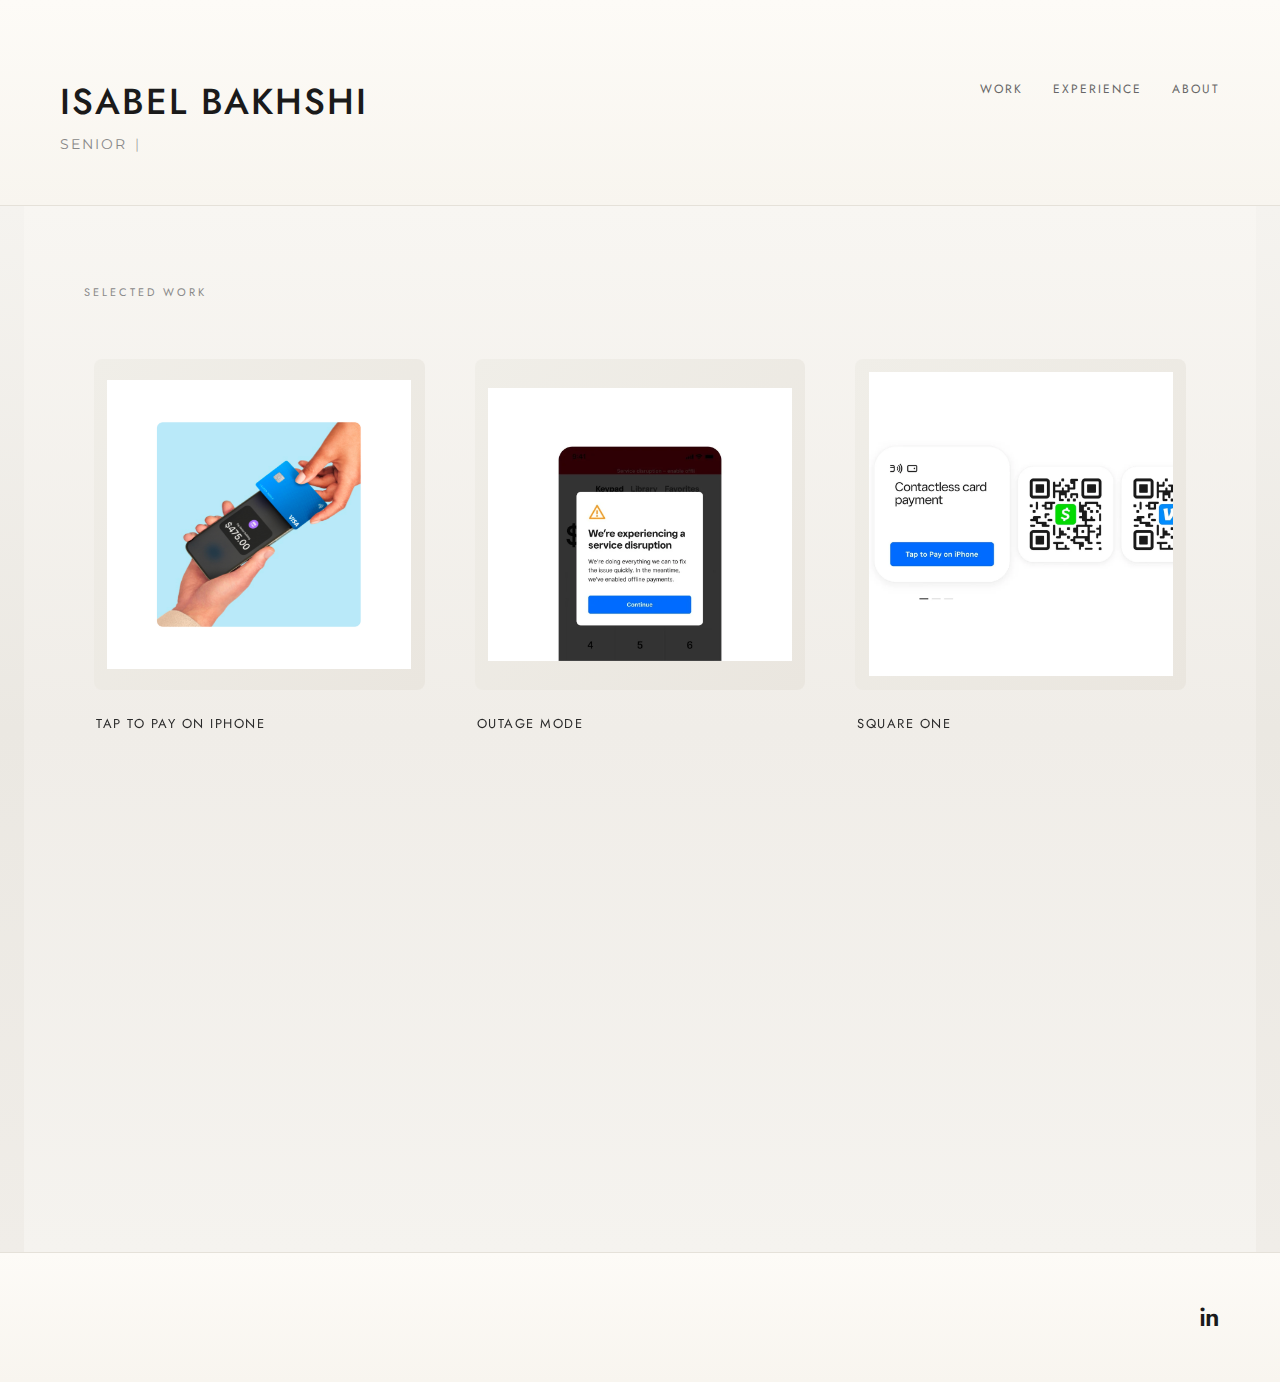
<file: index.html>
<!DOCTYPE html>
<html lang="en">
<head>
    <meta charset="UTF-8">
    <meta name="viewport" content="width=device-width, initial-scale=1.0">
    <title>Isabel Bakhshi - UX Content Designer</title>
    <link rel="preconnect" href="https://fonts.googleapis.com">
    <link rel="preconnect" href="https://fonts.gstatic.com" crossorigin>
    <link href="https://fonts.googleapis.com/css2?family=Jost:wght@300;400;500;600;700&family=Montserrat:wght@400;500;600;700&display=swap" rel="stylesheet">
    <link rel="stylesheet" href="styles.css">
</head>
<body>
    <div class="bg-graphics" aria-hidden="true">
        <div class="orb orb-1"></div>
        <div class="orb orb-2"></div>
        <div class="orb orb-3"></div>
        <div class="orb orb-4"></div>
        <div class="grain"></div>
    </div>
    <header>
        <div class="header-left">
            <h1 class="name">ISABEL BAKHSHI</h1>
            <p class="title"><span id="typed-title" class="typed-text"></span><span class="typing-cursor" aria-hidden="true">|</span></p>
        </div>
        <nav class="header-right">
            <a href="index.html">WORK</a>
            <a href="experience.html">EXPERIENCE</a>
            <a href="about.html">ABOUT</a>
        </nav>
        <button class="mobile-menu-toggle" aria-label="Toggle menu">
            <span>MENU</span>
        </button>
        <nav class="mobile-menu">
            <a href="index.html">WORK</a>
            <a href="experience.html">EXPERIENCE</a>
            <a href="about.html">ABOUT</a>
        </nav>
    </header>

    <main>
        <div class="work-section" id="work">
            <div class="work-section-header">
                <h2>SELECTED WORK</h2>
            </div>
            <div class="work-grid">
                <a href="tap-to-pay.html" class="work-item" data-tilt>
                    <div class="work-image">
                        <img src="images/Tap to Pay.webp" alt="Tap to Pay on iPhone">
                        <span class="work-item-cta">View project →</span>
                    </div>
                    <h3 class="work-title">TAP TO PAY ON IPHONE</h3>
                </a>

                <a href="outage-mode.html" class="work-item" data-tilt>
                    <div class="work-image">
                        <img src="images/Outage Mode.webp" alt="Outage Mode">
                        <span class="work-item-cta">View project →</span>
                    </div>
                    <h3 class="work-title">OUTAGE MODE</h3>
                </a>

                <a href="square-one.html" class="work-item" data-tilt>
                    <div class="work-image">
                        <img src="images/Square One.webp" alt="Square One">
                        <span class="work-item-cta">View project →</span>
                    </div>
                    <h3 class="work-title">SQUARE ONE</h3>
                </a>

                <a href="cash-app-square.html" class="work-item" data-tilt>
                    <div class="work-image">
                        <img src="images/Cash App + Square.webp" alt="Cash App Square">
                        <span class="work-item-cta">View project →</span>
                    </div>
                    <h3 class="work-title">CASH APP 🤝 SQUARE</h3>
                </a>

                <a href="square-strategist.html" class="work-item" data-tilt>
                    <div class="work-image">
                        <img src="images/Square Strategist AI.webp" alt="AI-Generated Business Insights">
                        <span class="work-item-cta">View project →</span>
                    </div>
                    <h3 class="work-title">AI-GENERATED BUSINESS INSIGHTS</h3>
                </a>

                <a href="ai-item-library.html" class="work-item" data-tilt>
                    <div class="work-image">
                        <img src="images/AI Library.webp" alt="AI Item Library Generator">
                        <span class="work-item-cta">View project →</span>
                    </div>
                    <h3 class="work-title">AI ITEM LIBRARY GENERATOR</h3>
                </a>
            </div>
        </div>
    </main>

    <footer>
        <div class="footer-content">
            <a href="https://www.linkedin.com/in/isabelhb/" target="_blank" class="linkedin-link">in</a>
        </div>
    </footer>

    <script src="script.js"></script>
</body>
</html>
</file>
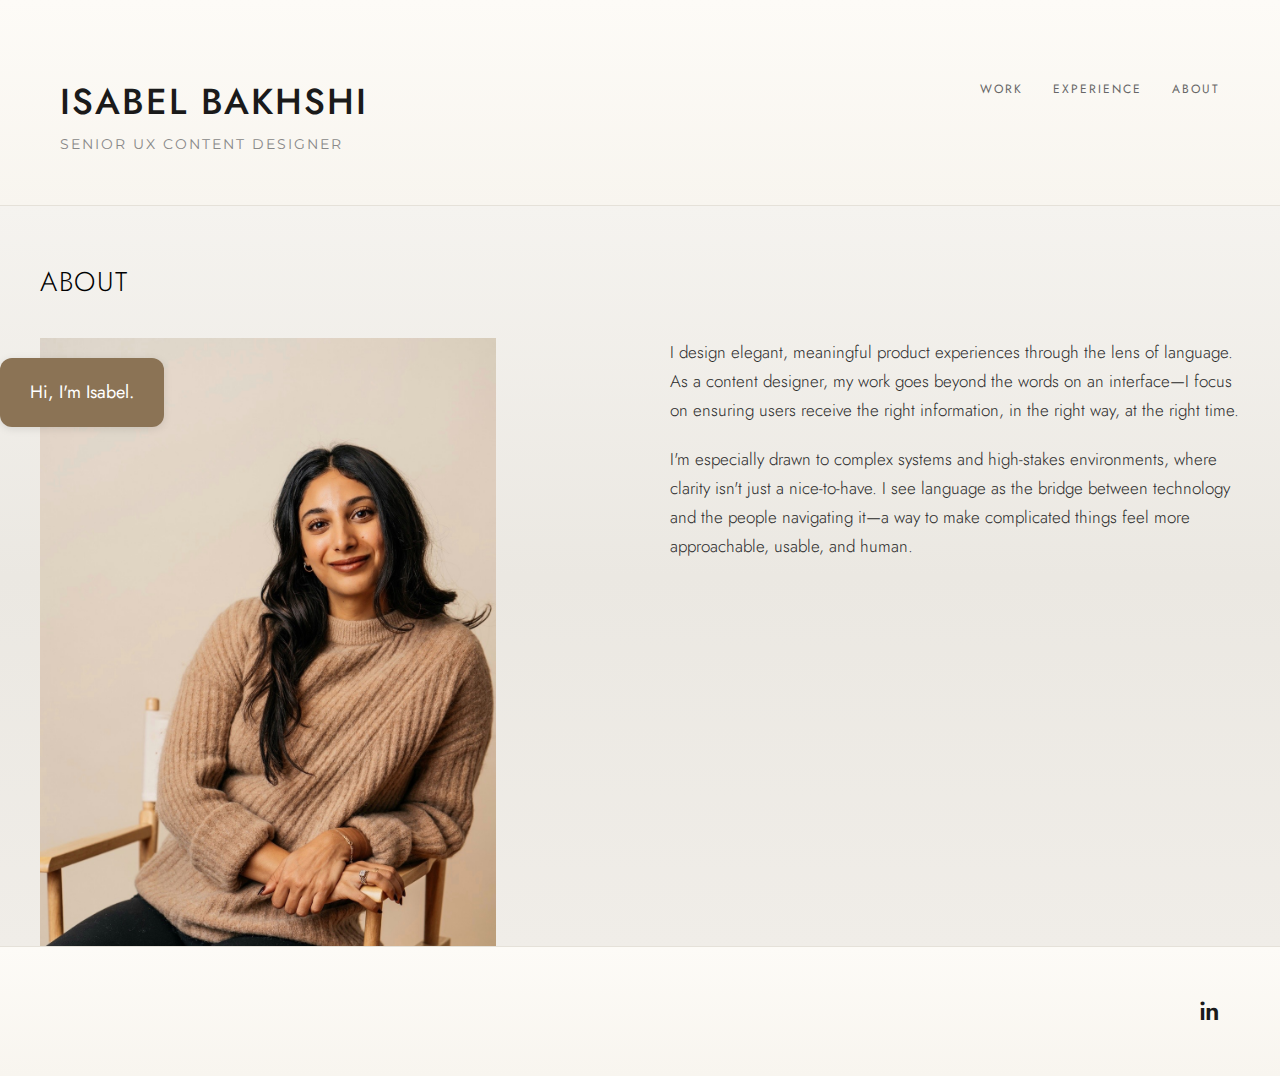
<file: about.html>
<!DOCTYPE html>
<html lang="en">
<head>
    <meta charset="UTF-8">
    <meta name="viewport" content="width=device-width, initial-scale=1.0">
    <title>About | Isabel Bakhshi</title>
    <link rel="preconnect" href="https://fonts.googleapis.com">
    <link rel="preconnect" href="https://fonts.gstatic.com" crossorigin>
    <link href="https://fonts.googleapis.com/css2?family=Jost:wght@300;400;500;600;700&family=Montserrat:wght@400;500;600;700&display=swap" rel="stylesheet">
    <link rel="stylesheet" href="styles.css">
</head>
<body>
    <header>
        <div class="header-left">
            <h1 class="name">ISABEL BAKHSHI</h1>
            <p class="title">SENIOR UX CONTENT DESIGNER</p>
        </div>
        <nav class="header-right">
            <a href="index.html">WORK</a>
            <a href="experience.html">EXPERIENCE</a>
            <a href="about.html">ABOUT</a>
        </nav>
    </header>

    <main>
        <div class="about-section">
            <div class="about-content">
                <!-- Page headline -->
                <h2 class="about-heading">About</h2>

                <div class="about-layout">
                    <!-- Left side - Image -->
                    <div class="about-image-container">
                        <div class="about-image">
                            <img src="images/About/resizeno3.jpg" alt="Isabel Bakhshi">
                            <div class="image-overlay">
                                <span>Hi, I'm Isabel.</span>
                            </div>
                        </div>
                    </div>

                    <!-- Right side - Text -->
                    <div class="about-text">
                        <p>
                            I design elegant, meaningful product experiences through the lens of language. As a content designer, my work goes beyond the words on an interface—I focus on ensuring users receive the right information, in the right way, at the right time.
                        </p>
                        <p>
                            I'm especially drawn to complex systems and high-stakes environments, where clarity isn't just a nice-to-have. I see language as the bridge between technology and the people navigating it—a way to make complicated things feel more approachable, usable, and human.
                        </p>
                    </div>
                </div>
            </div>
        </div>
    </main>

    <footer>
        <div class="footer-content">
            <a href="https://www.linkedin.com/in/isabelhb/" target="_blank" class="linkedin-link">in</a>
        </div>
    </footer>

    <script src="script.js"></script>
</body>
</html>
</file>
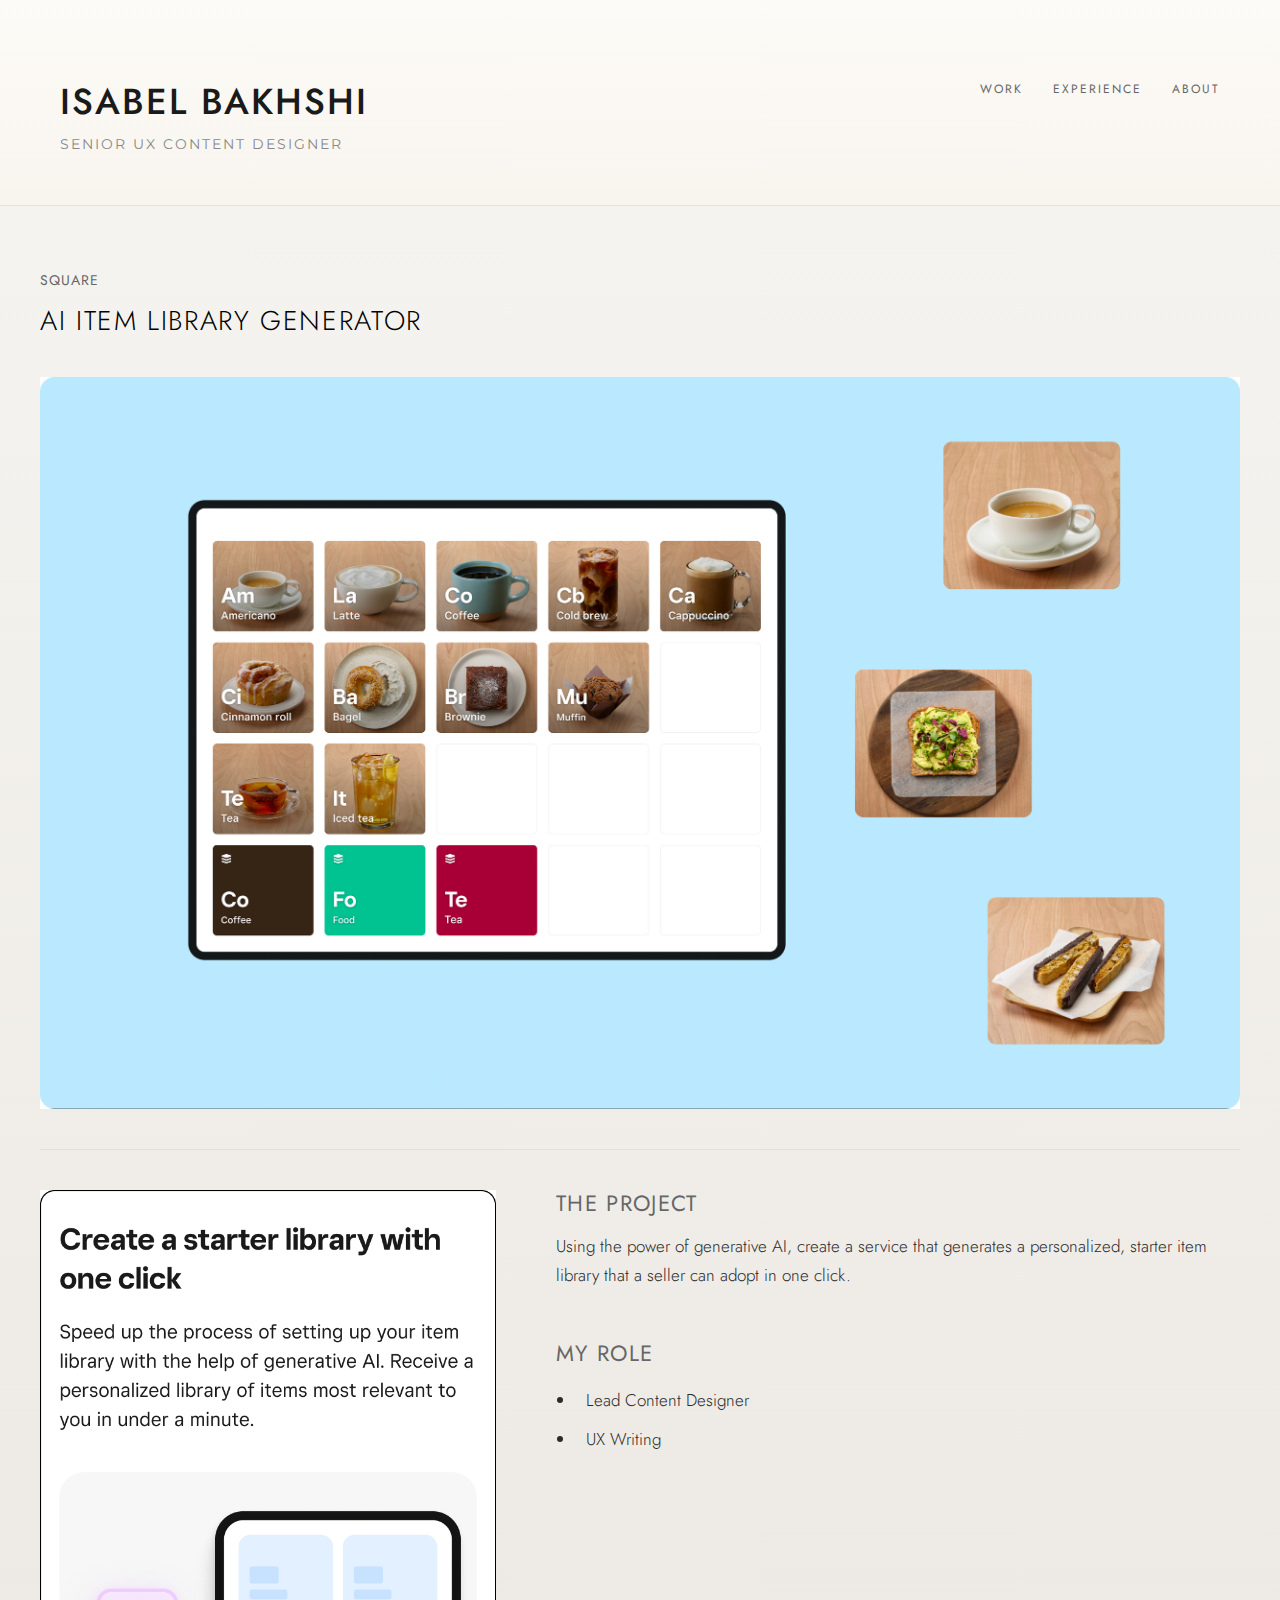
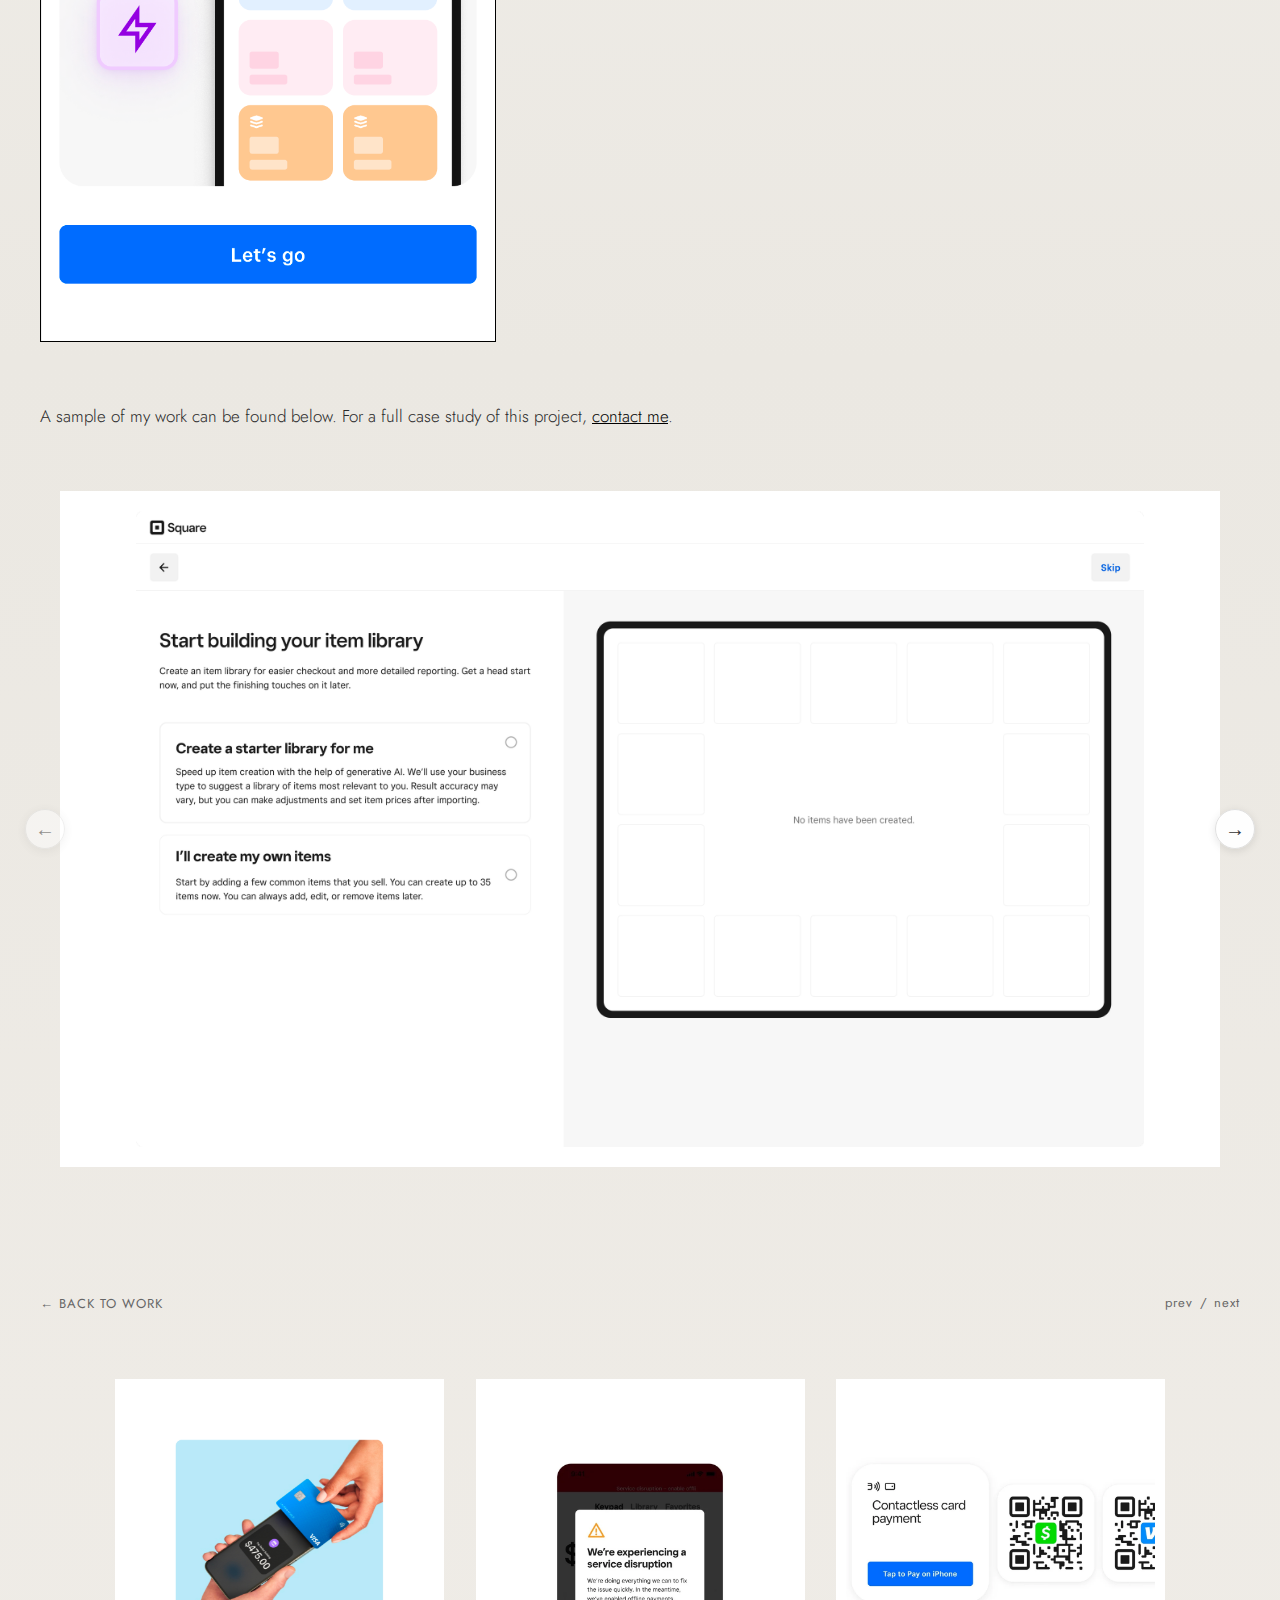
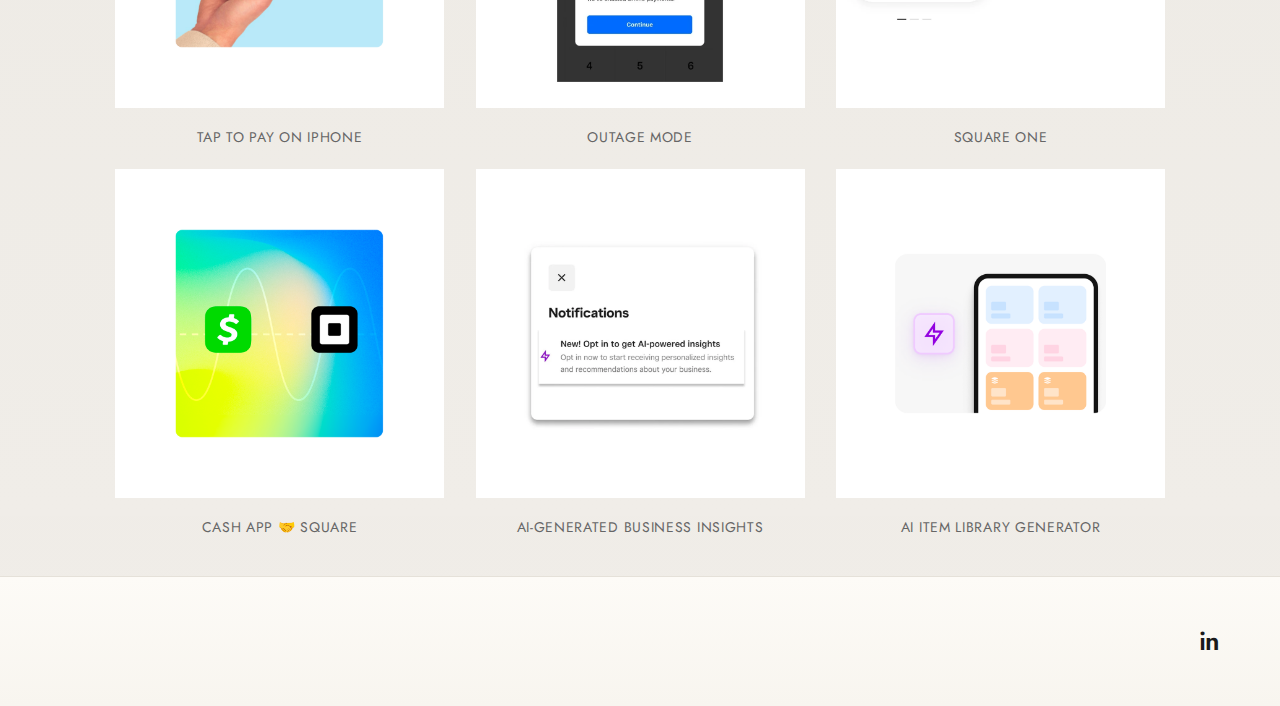
<file: ai-item-library.html>
<!DOCTYPE html>
<html lang="en">
<head>
    <meta charset="UTF-8">
    <meta name="viewport" content="width=device-width, initial-scale=1.0">
    <title>AI Item Library Generator | Isabel Bakhshi</title>
    <link rel="preconnect" href="https://fonts.googleapis.com">
    <link rel="preconnect" href="https://fonts.gstatic.com" crossorigin>
    <link href="https://fonts.googleapis.com/css2?family=Jost:wght@300;400;500;600;700&family=Montserrat:wght@400;500;600;700&display=swap" rel="stylesheet">
    <link rel="stylesheet" href="styles.css">
</head>
<body>
    <header>
        <div class="header-left">
            <h1 class="name">ISABEL BAKHSHI</h1>
            <p class="title">SENIOR UX CONTENT DESIGNER</p>
        </div>
        <nav class="header-right">
            <a href="index.html">WORK</a>
            <a href="experience.html">EXPERIENCE</a>
            <a href="about.html">ABOUT</a>
        </nav>
    </header>

    <main>
        <div class="project-section">
            <div class="project-content">
                <!-- Company Label -->
                <div class="project-company">SQUARE</div>

                <!-- Project Title -->
                <h2 class="project-heading">AI ITEM LIBRARY GENERATOR</h2>

                <!-- Hero Image -->
                <div class="project-hero">
                    <img src="images/AI Item Library/Frame+42153320+(4).webp" alt="AI Item Library Generator">
                </div>

                <!-- Divider Line -->
                <div class="project-process-divider" style="margin: 40px 0;"></div>

                <!-- Two Column Layout -->
                <div class="project-details-layout" style="grid-template-columns: 0.8fr 1.2fr;">
                    <!-- Left Column - Image -->
                    <div class="project-details-left">
                        <div class="project-image">
                            <img src="images/AI Item Library/Auto+Layout+Vertical.webp" alt="AI Item Library" style="max-width: 100%; width: 100%;">
                        </div>
                    </div>

                    <!-- Right Column - Project Details -->
                    <div class="project-details-right">
                        <div class="project-detail-section">
                            <h3 class="project-detail-heading">THE PROJECT</h3>
                            <p>Using the power of generative AI, create a service that generates a personalized, starter item library that a seller can adopt in one click.</p>
                        </div>

                        <div class="project-detail-section">
                            <h3 class="project-detail-heading">MY ROLE</h3>
                            <ul class="project-role-list">
                                <li>Lead Content Designer</li>
                                <li>UX Writing</li>
                            </ul>
                        </div>
                    </div>
                </div>

                <!-- Work Sample Section -->
                <div class="project-process-section">
                    <div class="project-process-layout">
                        <p class="project-process-intro">A sample of my work can be found below. For a full case study of this project, <a href="mailto:hello@isabelbakhshi.com">contact me</a>.</p>
                        
                        <!-- Work Sample Carousel -->
                        <div class="design-carousel-container" style="margin-top: 40px;">
                            <button class="carousel-btn carousel-prev carousel-library-prev" aria-label="Previous image">←</button>
                            <div class="design-carousel">
                                <div class="design-carousel-track carousel-library-track">
                                    <div class="design-carousel-slide">
                                        <div class="project-localization-image" style="padding: 20px; margin: 0; background-color: #ffffff; display: flex; align-items: center; justify-content: center;">
                                            <img src="images/AI Item Library/Default (2).webp" alt="Default" style="max-width: 90%; max-height: 700px; width: auto; height: auto; display: block; object-fit: contain;">
                                        </div>
                                    </div>
                                    <div class="design-carousel-slide">
                                        <div class="project-localization-image" style="padding: 20px; margin: 0; background-color: #ffffff; display: flex; align-items: center; justify-content: center;">
                                            <img src="images/AI Item Library/Default (1).webp" alt="Default" style="max-width: 90%; max-height: 700px; width: auto; height: auto; display: block; object-fit: contain;">
                                        </div>
                                    </div>
                                    <div class="design-carousel-slide">
                                        <div class="project-localization-image" style="padding: 20px; margin: 0; background-color: #ffffff; display: flex; align-items: center; justify-content: center;">
                                            <img src="images/AI Item Library/Generating.webp" alt="Generating" style="max-width: 90%; max-height: 700px; width: auto; height: auto; display: block; object-fit: contain;">
                                        </div>
                                    </div>
                                    <div class="design-carousel-slide">
                                        <div class="project-localization-image" style="padding: 20px; margin: 0; background-color: #ffffff; display: flex; align-items: center; justify-content: center;">
                                            <img src="images/AI Item Library/Generated.webp" alt="Generated" style="max-width: 90%; max-height: 700px; width: auto; height: auto; display: block; object-fit: contain;">
                                        </div>
                                    </div>
                                    <div class="design-carousel-slide">
                                        <div class="project-localization-image" style="padding: 20px; margin: 0; background-color: #ffffff; display: flex; align-items: center; justify-content: center;">
                                            <img src="images/AI Item Library/Download+app.webp" alt="Download app" style="max-width: 90%; max-height: 700px; width: auto; height: auto; display: block; object-fit: contain;">
                                        </div>
                                    </div>
                                    <div class="design-carousel-slide">
                                        <div class="project-localization-image" style="padding: 20px; margin: 0; background-color: #ffffff; display: flex; align-items: center; justify-content: center;">
                                            <img src="images/AI Item Library/Import+success+toast (1).webp" alt="Import success toast" style="max-width: 90%; max-height: 700px; width: auto; height: auto; display: block; object-fit: contain;">
                                        </div>
                                    </div>
                                    <div class="design-carousel-slide">
                                        <div class="project-localization-image" style="padding: 20px; margin: 0; background-color: #ffffff; display: flex; align-items: center; justify-content: center;">
                                            <img src="images/AI Item Library/Undo+banner.webp" alt="Undo banner" style="max-width: 90%; max-height: 700px; width: auto; height: auto; display: block; object-fit: contain;">
                                        </div>
                                    </div>
                                </div>
                            </div>
                            <button class="carousel-btn carousel-next carousel-library-next" aria-label="Next image">→</button>
                        </div>
                    </div>
                </div>

                <!-- Navigation and Back to Work -->
                <div class="project-navigation-footer">
                    <div class="project-back">
                        <a href="index.html" class="back-link">← Back to Work</a>
                    </div>
                    <div class="project-nav-arrows">
                        <a href="square-strategist.html" class="project-nav-prev">prev</a>
                        <span class="project-nav-divider">/</span>
                        <a href="#" class="project-nav-next">next</a>
                    </div>
                </div>
            </div>
        </div>
        
        <!-- Project Navigation Tiles -->
        <div class="project-nav-tiles-section">
            <div class="project-nav-tiles-grid">
                <a href="tap-to-pay.html" class="project-nav-tile">
                    <div class="project-nav-image">
                        <img src="images/Tap to Pay.webp" alt="Tap to Pay on iPhone">
                    </div>
                    <h3 class="project-nav-title">TAP TO PAY ON IPHONE</h3>
                </a>
                
                <a href="outage-mode.html" class="project-nav-tile">
                    <div class="project-nav-image">
                        <img src="images/Outage Mode.webp" alt="Outage Mode">
                    </div>
                    <h3 class="project-nav-title">OUTAGE MODE</h3>
                </a>
                
                <a href="square-one.html" class="project-nav-tile">
                    <div class="project-nav-image">
                        <img src="images/Square One.webp" alt="Square One">
                    </div>
                    <h3 class="project-nav-title">SQUARE ONE</h3>
                </a>
                
                <a href="cash-app-square.html" class="project-nav-tile">
                    <div class="project-nav-image">
                        <img src="images/Cash App + Square.webp" alt="Cash App Square">
                    </div>
                    <h3 class="project-nav-title">CASH APP 🤝 SQUARE</h3>
                </a>
                
                <a href="square-strategist.html" class="project-nav-tile">
                    <div class="project-nav-image">
                        <img src="images/Square Strategist AI.webp" alt="AI-Generated Business Insights">
                    </div>
                    <h3 class="project-nav-title">AI-GENERATED BUSINESS INSIGHTS</h3>
                </a>
                
                <a href="ai-item-library.html" class="project-nav-tile">
                    <div class="project-nav-image">
                        <img src="images/AI Library.webp" alt="AI Item Library Generator">
                    </div>
                    <h3 class="project-nav-title">AI ITEM LIBRARY GENERATOR</h3>
                </a>
            </div>
        </div>
    </main>

    <footer>
        <div class="footer-content">
            <a href="https://www.linkedin.com/in/isabelhb/" target="_blank" class="linkedin-link">in</a>
        </div>
    </footer>

    <script src="script.js"></script>
</body>
</html>
</file>
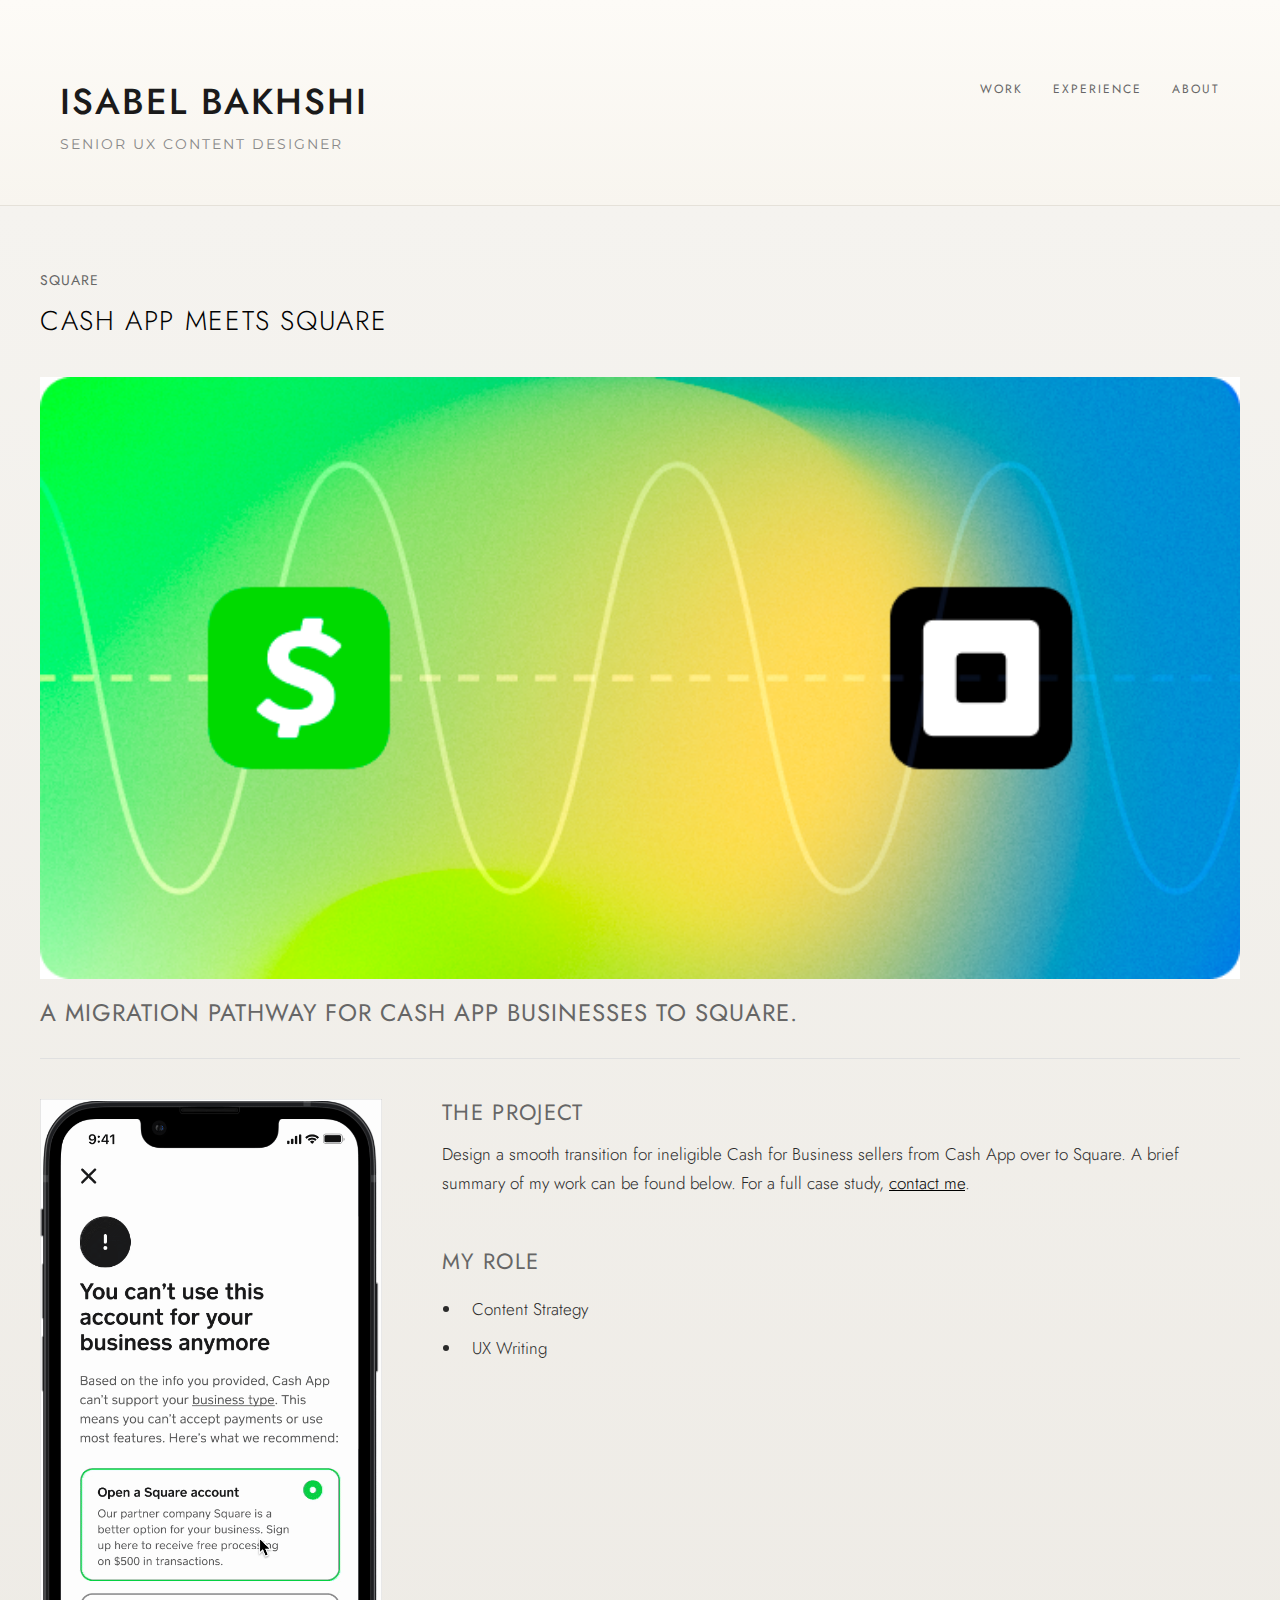
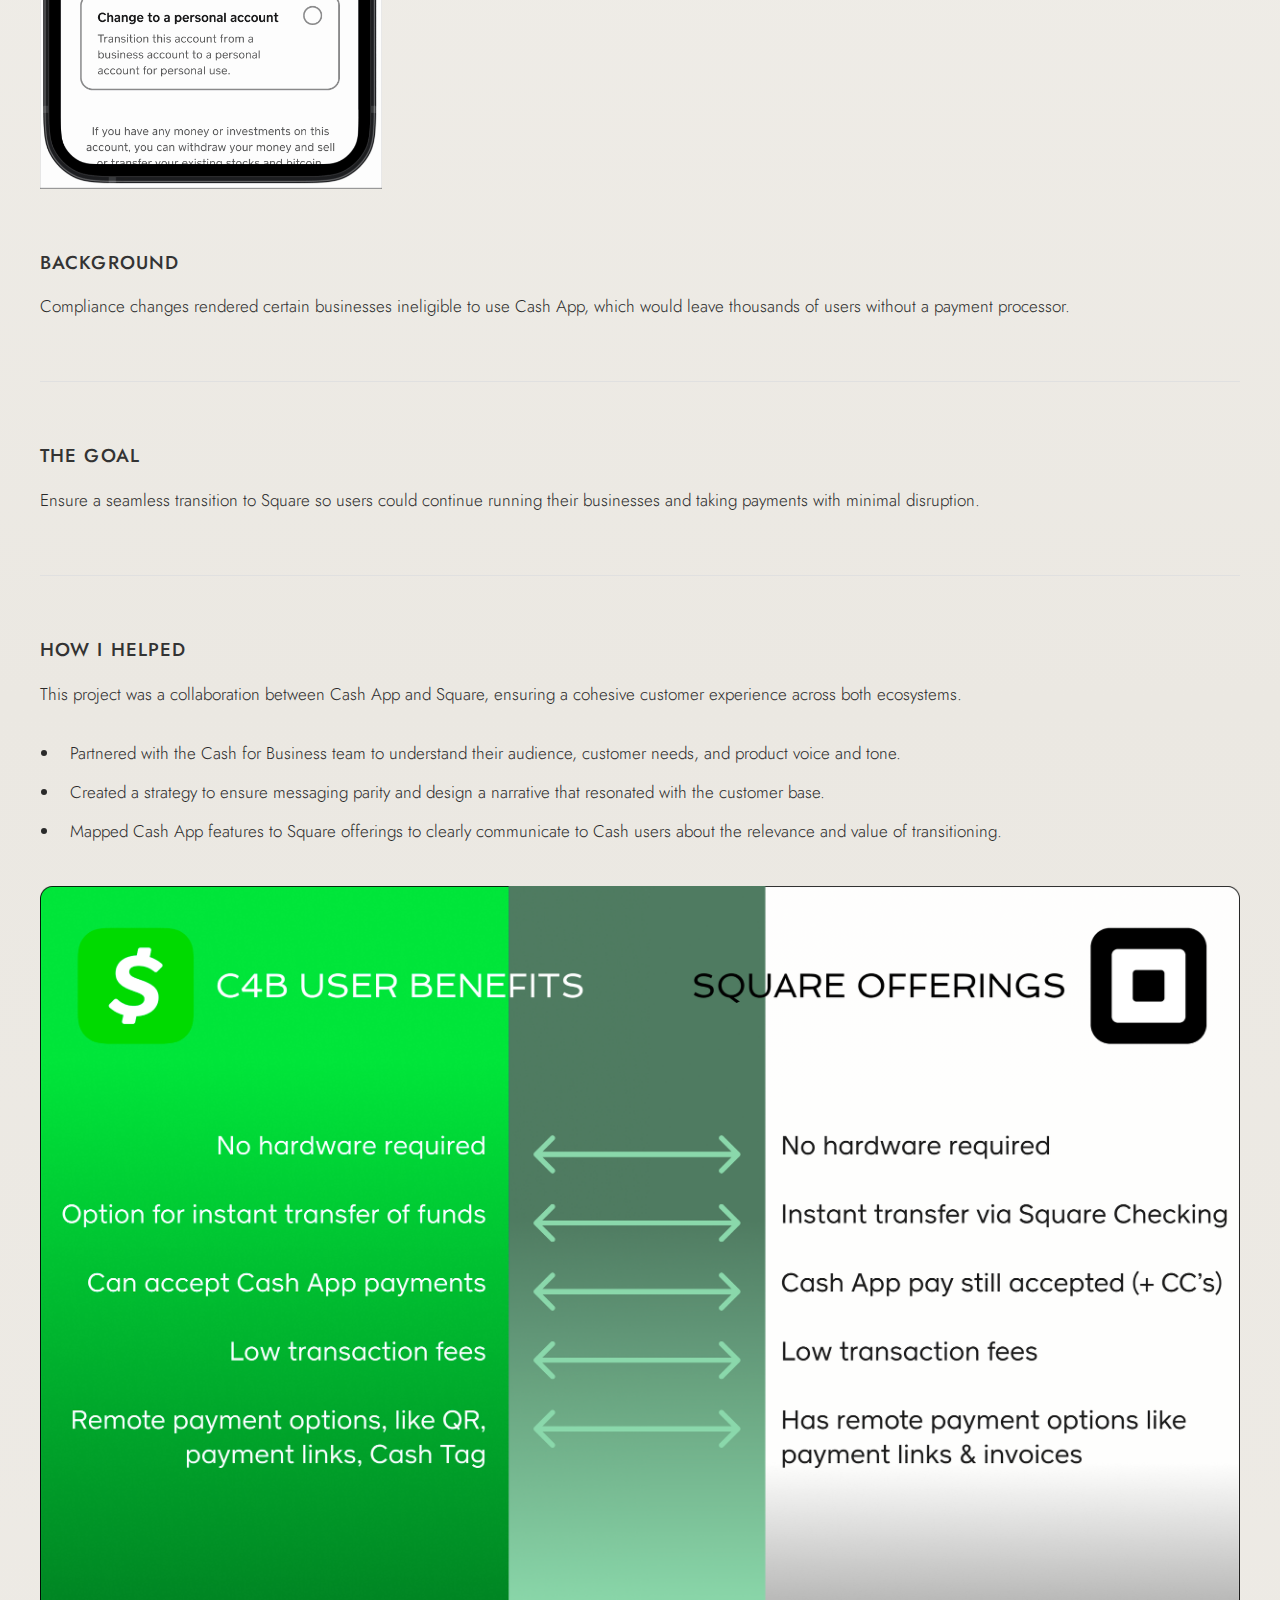
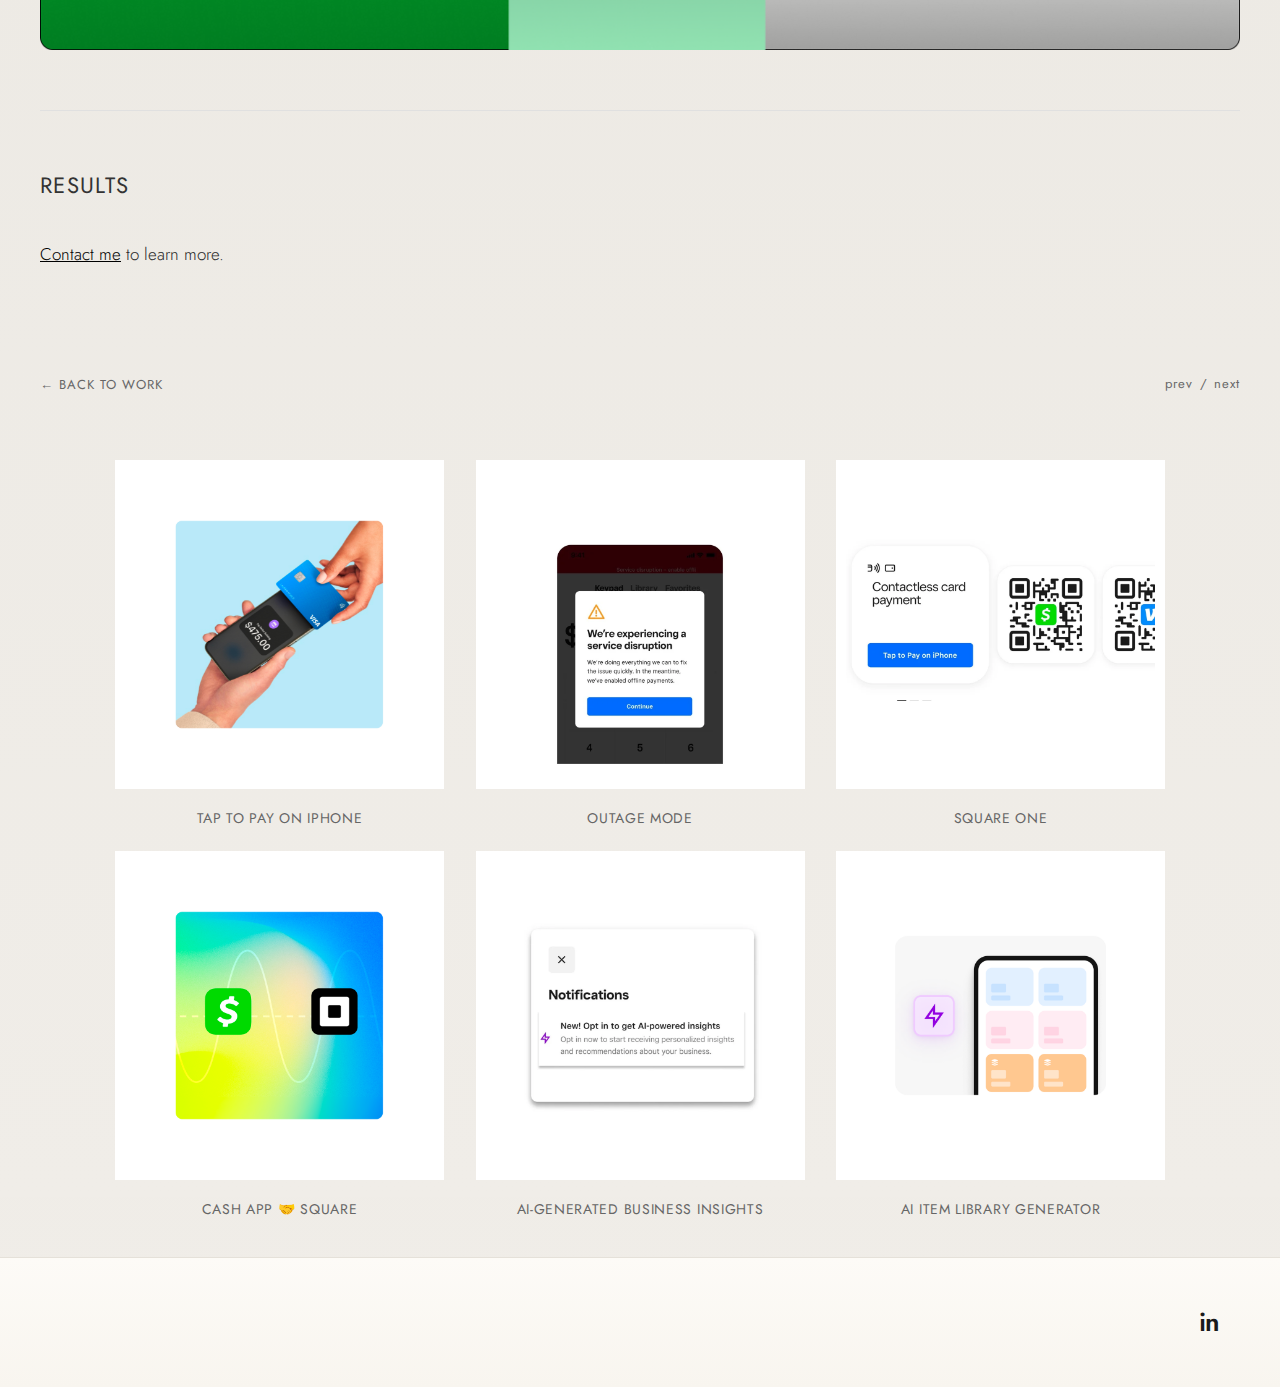
<file: cash-app-square.html>
<!DOCTYPE html>
<html lang="en">
<head>
    <meta charset="UTF-8">
    <meta name="viewport" content="width=device-width, initial-scale=1.0">
    <title>Cash App Meets Square | Isabel Bakhshi</title>
    <link rel="preconnect" href="https://fonts.googleapis.com">
    <link rel="preconnect" href="https://fonts.gstatic.com" crossorigin>
    <link href="https://fonts.googleapis.com/css2?family=Jost:wght@300;400;500;600;700&family=Montserrat:wght@400;500;600;700&display=swap" rel="stylesheet">
    <link rel="stylesheet" href="styles.css">
</head>
<body>
    <header>
        <div class="header-left">
            <h1 class="name">ISABEL BAKHSHI</h1>
            <p class="title">SENIOR UX CONTENT DESIGNER</p>
        </div>
        <nav class="header-right">
            <a href="index.html">WORK</a>
            <a href="experience.html">EXPERIENCE</a>
            <a href="about.html">ABOUT</a>
        </nav>
    </header>

    <main>
        <div class="project-section">
            <div class="project-content">
                <!-- Company Label -->
                <div class="project-company">SQUARE</div>

                <!-- Project Title -->
                <h2 class="project-heading">CASH APP MEETS SQUARE</h2>

                <!-- Hero Image -->
                <div class="project-hero">
                    <img src="images/C4B/Progressio.webp" alt="Cash App Meets Square">
                </div>

                <!-- Hero Description -->
                <div class="project-hero-description">
                    <p>A MIGRATION PATHWAY FOR CASH APP BUSINESSES TO SQUARE.</p>
                </div>

                <!-- Two Column Layout -->
                <div class="project-details-layout" style="grid-template-columns: 0.6fr 1.4fr;">
                    <!-- Left Column - GIF -->
                    <div class="project-details-left">
                        <div class="project-gif">
                            <img src="images/C4B/C4B+GIFF.gif" alt="Cash App Meets Square animation" style="max-width: 550px; width: 100%;">
                        </div>
                    </div>

                    <!-- Right Column - Project Details -->
                    <div class="project-details-right">
                        <div class="project-detail-section">
                            <h3 class="project-detail-heading">THE PROJECT</h3>
                            <p>Design a smooth transition for ineligible Cash for Business sellers from Cash App over to Square. A brief summary of my work can be found below. For a full case study, <a href="mailto:hello@isabelbakhshi.com">contact me</a>.</p>
                        </div>

                        <div class="project-detail-section">
                            <h3 class="project-detail-heading">MY ROLE</h3>
                            <ul class="project-role-list">
                                <li>Content Strategy</li>
                                <li>UX Writing</li>
                            </ul>
                        </div>
                    </div>
                </div>

                <!-- Background Section -->
                <div class="project-process-section">
                    <div class="project-process-layout">
                        <div class="project-communicating-content">
                            <h4 class="project-process-subheading">BACKGROUND</h4>
                            <p class="project-process-text">Compliance changes rendered certain businesses ineligible to use Cash App, which would leave thousands of users without a payment processor.</p>
                        </div>
                    </div>
                    
                    <!-- Divider Line -->
                    <div class="project-process-divider"></div>
                </div>

                <!-- The Goal Section -->
                <div class="project-process-section">
                    <div class="project-process-layout">
                        <div class="project-communicating-content">
                            <h4 class="project-process-subheading">THE GOAL</h4>
                            <p class="project-process-text">Ensure a seamless transition to Square so users could continue running their businesses and taking payments with minimal disruption.</p>
                        </div>
                    </div>
                    
                    <!-- Divider Line -->
                    <div class="project-process-divider"></div>
                </div>

                <!-- How I Helped Section -->
                <div class="project-process-section">
                    <div class="project-process-layout">
                        <div class="project-communicating-content">
                            <h4 class="project-process-subheading">HOW I HELPED</h4>
                            <p class="project-process-text">This project was a collaboration between Cash App and Square, ensuring a cohesive customer experience across both ecosystems.</p>
                            
                            <ul class="project-role-list" style="margin-top: 20px;">
                                <li>Partnered with the Cash for Business team to understand their audience, customer needs, and product voice and tone.</li>
                                <li>Created a strategy to ensure messaging parity and design a narrative that resonated with the customer base.</li>
                                <li>Mapped Cash App features to Square offerings to clearly communicate to Cash users about the relevance and value of transitioning.</li>
                            </ul>
                        </div>
                        
                        <!-- Image under How I Helped -->
                        <div class="project-feature-tour-image-full" style="margin-top: 40px;">
                            <img src="images/C4B/Group+1134113470.webp" alt="Cash App Meets Square">
                        </div>
                    </div>
                    
                    <!-- Divider Line -->
                    <div class="project-process-divider"></div>
                </div>

                <!-- Results Section -->
                <div class="project-impact-section">
                    <div class="project-impact-content">
                        <h4 class="project-impact-heading">RESULTS</h4>
                        <p class="project-process-text" style="margin-top: 20px;"><a href="mailto:hello@isabelbakhshi.com">Contact me</a> to learn more.</p>
                    </div>
                </div>

                <!-- Navigation and Back to Work -->
                <div class="project-navigation-footer">
                    <div class="project-back">
                        <a href="index.html" class="back-link">← Back to Work</a>
                    </div>
                    <div class="project-nav-arrows">
                        <a href="square-one.html" class="project-nav-prev">prev</a>
                        <span class="project-nav-divider">/</span>
                        <a href="square-strategist.html" class="project-nav-next">next</a>
                    </div>
                </div>
            </div>
        </div>
        
        <!-- Project Navigation Tiles -->
        <div class="project-nav-tiles-section">
            <div class="project-nav-tiles-grid">
                <a href="tap-to-pay.html" class="project-nav-tile">
                    <div class="project-nav-image">
                        <img src="images/Tap to Pay.webp" alt="Tap to Pay on iPhone">
                    </div>
                    <h3 class="project-nav-title">TAP TO PAY ON IPHONE</h3>
                </a>
                
                <a href="outage-mode.html" class="project-nav-tile">
                    <div class="project-nav-image">
                        <img src="images/Outage Mode.webp" alt="Outage Mode">
                    </div>
                    <h3 class="project-nav-title">OUTAGE MODE</h3>
                </a>
                
                <a href="square-one.html" class="project-nav-tile">
                    <div class="project-nav-image">
                        <img src="images/Square One.webp" alt="Square One">
                    </div>
                    <h3 class="project-nav-title">SQUARE ONE</h3>
                </a>
                
                <a href="cash-app-square.html" class="project-nav-tile">
                    <div class="project-nav-image">
                        <img src="images/Cash App + Square.webp" alt="Cash App Square">
                    </div>
                    <h3 class="project-nav-title">CASH APP 🤝 SQUARE</h3>
                </a>
                
                <a href="square-strategist.html" class="project-nav-tile">
                    <div class="project-nav-image">
                        <img src="images/Square Strategist AI.webp" alt="AI-Generated Business Insights">
                    </div>
                    <h3 class="project-nav-title">AI-GENERATED BUSINESS INSIGHTS</h3>
                </a>
                
                <a href="ai-item-library.html" class="project-nav-tile">
                    <div class="project-nav-image">
                        <img src="images/AI Library.webp" alt="AI Item Library Generator">
                    </div>
                    <h3 class="project-nav-title">AI ITEM LIBRARY GENERATOR</h3>
                </a>
            </div>
        </div>
    </main>

    <footer>
        <div class="footer-content">
            <a href="https://www.linkedin.com/in/isabelhb/" target="_blank" class="linkedin-link">in</a>
        </div>
    </footer>

    <script src="script.js"></script>
</body>
</html>
</file>
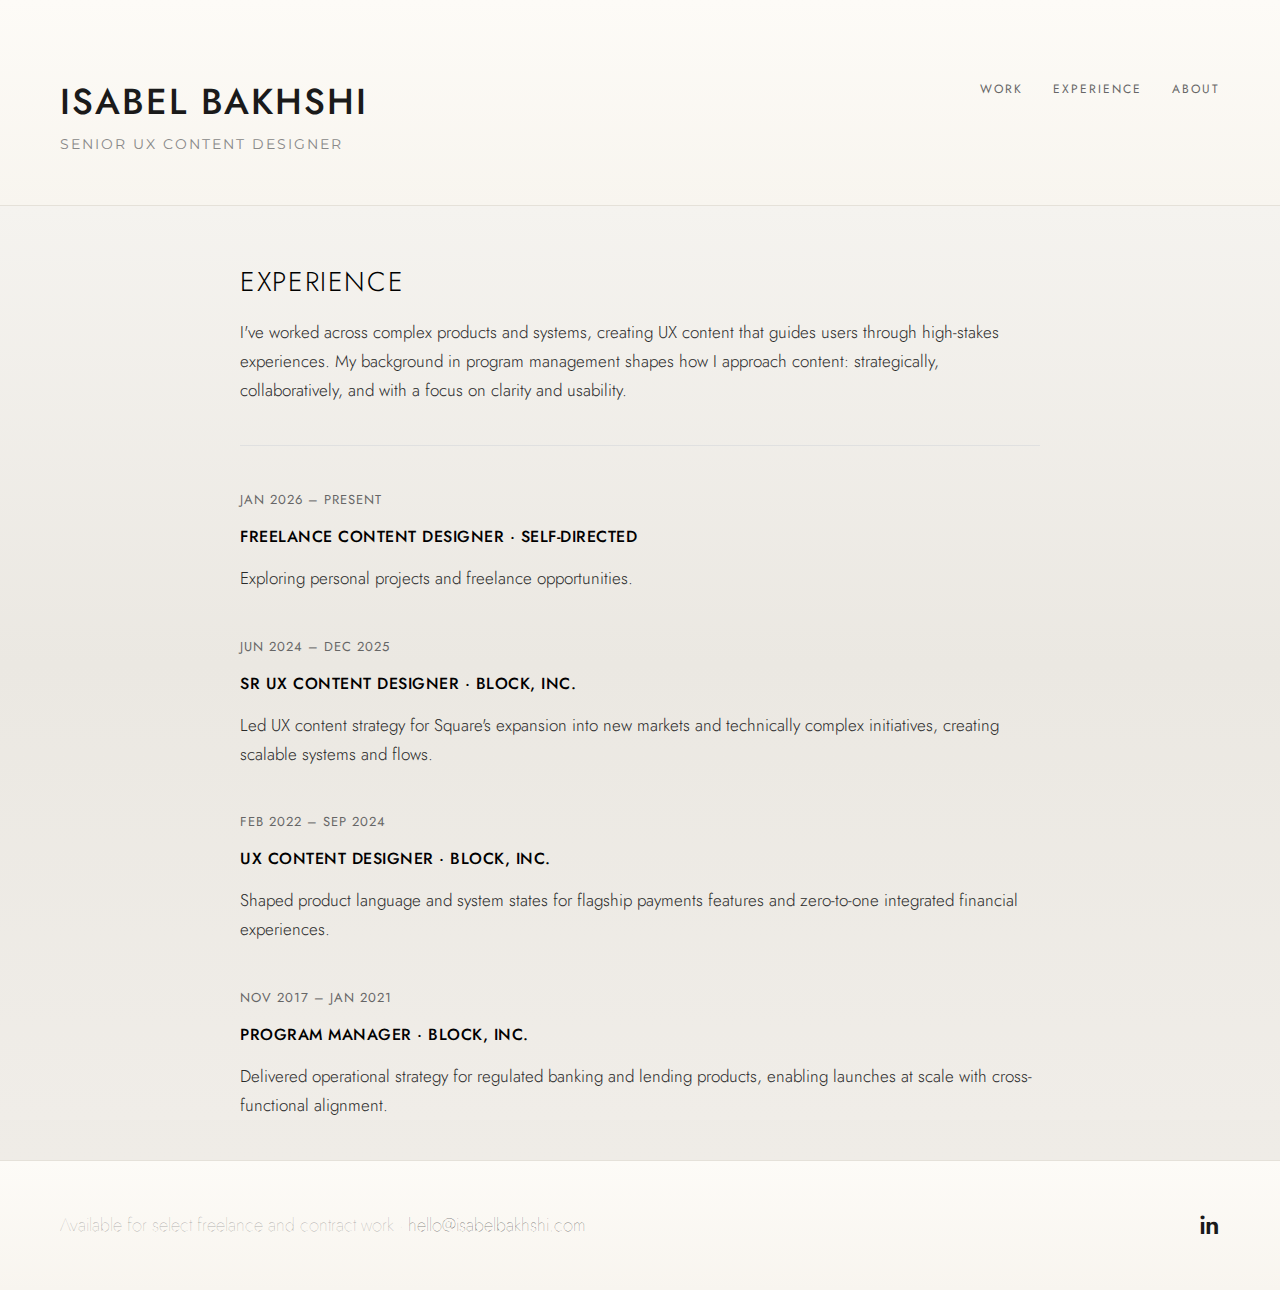
<file: experience.html>
<!DOCTYPE html>
<html lang="en">
<head>
    <meta charset="UTF-8">
    <meta name="viewport" content="width=device-width, initial-scale=1.0">
    <title>Experience | Isabel Bakhshi</title>
    <link rel="preconnect" href="https://fonts.googleapis.com">
    <link rel="preconnect" href="https://fonts.gstatic.com" crossorigin>
    <link href="https://fonts.googleapis.com/css2?family=Jost:wght@300;400;500;600;700&family=Montserrat:wght@400;500;600;700&display=swap" rel="stylesheet">
    <link rel="stylesheet" href="styles.css">
</head>
<body>
    <header>
        <div class="header-left">
            <h1 class="name">ISABEL BAKHSHI</h1>
            <p class="title">SENIOR UX CONTENT DESIGNER</p>
        </div>
        <nav class="header-right">
            <a href="index.html">WORK</a>
            <a href="experience.html">EXPERIENCE</a>
            <a href="about.html">ABOUT</a>
        </nav>
    </header>

    <main>
        <div class="experience-section">
            <div class="experience-content">
                <!-- Page headline / framing -->
                <h2 class="experience-heading">Experience</h2>
                <p class="experience-intro">
                    I've worked across complex products and systems, creating UX content that guides users through high-stakes experiences. My background in program management shapes how I approach content: strategically, collaboratively, and with a focus on clarity and usability.
                </p>

                <div class="divider"></div>

                <!-- Role 1 -->
                <div class="experience-role">
                    <div class="role-date">JAN 2026 – PRESENT</div>
                    <div class="role-title">FREELANCE CONTENT DESIGNER · SELF-DIRECTED</div>
                    <p class="role-description">
                        Exploring personal projects and freelance opportunities.
                    </p>
                </div>

                <!-- Role 2 -->
                <div class="experience-role">
                    <div class="role-date">JUN 2024 – DEC 2025</div>
                    <div class="role-title">SR UX CONTENT DESIGNER · BLOCK, INC.</div>
                    <p class="role-description">
                        Led UX content strategy for Square's expansion into new markets and technically complex initiatives, creating scalable systems and flows.
                    </p>
                </div>

                <!-- Role 3 -->
                <div class="experience-role">
                    <div class="role-date">FEB 2022 – SEP 2024</div>
                    <div class="role-title">UX CONTENT DESIGNER · BLOCK, INC.</div>
                    <p class="role-description">
                        Shaped product language and system states for flagship payments features and zero-to-one integrated financial experiences.
                    </p>
                </div>

                <!-- Role 4 -->
                <div class="experience-role">
                    <div class="role-date">NOV 2017 – JAN 2021</div>
                    <div class="role-title">PROGRAM MANAGER · BLOCK, INC.</div>
                    <p class="role-description">
                        Delivered operational strategy for regulated banking and lending products, enabling launches at scale with cross-functional alignment.
                    </p>
                </div>

            </div>
        </div>
    </main>

    <footer>
        <div class="footer-content">
            <p class="footer-text">Available for select freelance and contract work · <a href="mailto:hello@isabelbakhshi.com">hello@isabelbakhshi.com</a></p>
            <a href="https://www.linkedin.com/in/isabelhb/" target="_blank" class="linkedin-link">in</a>
        </div>
    </footer>

    <script src="script.js"></script>
</body>
</html>
</file>
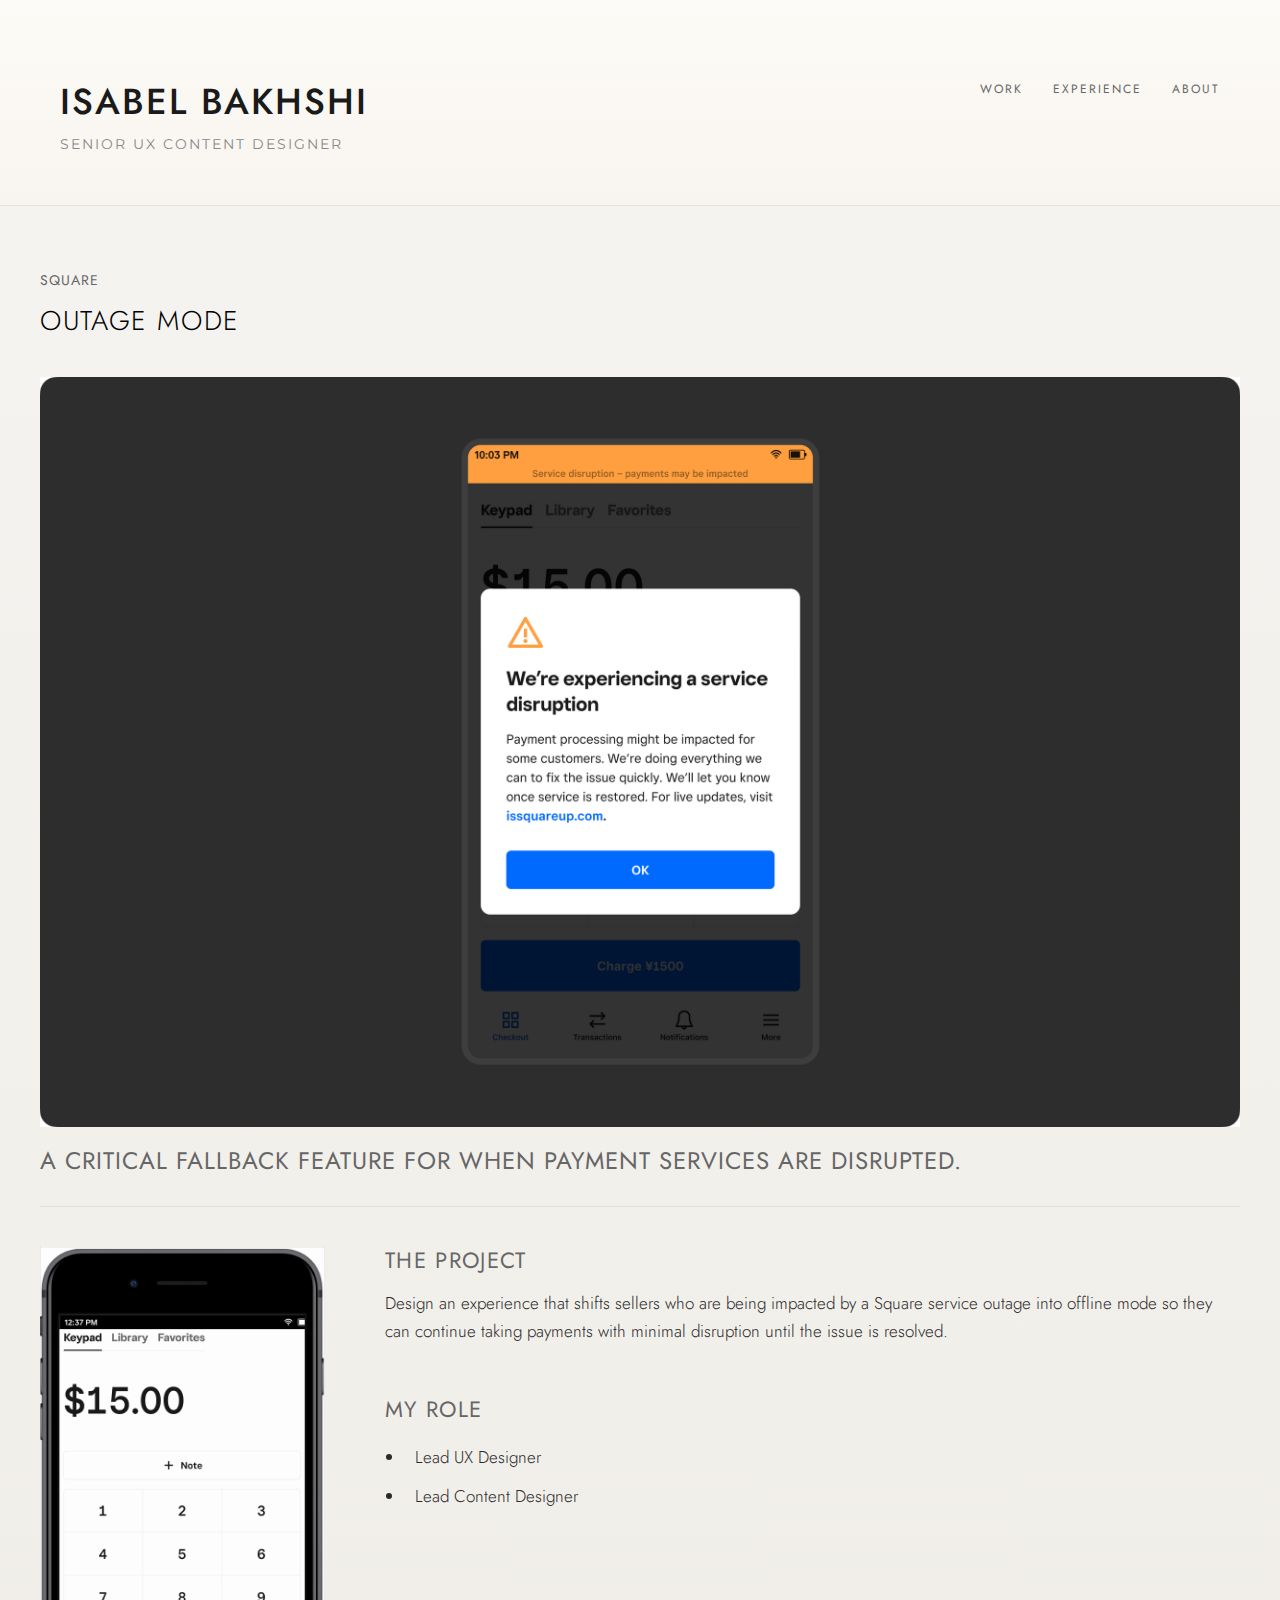
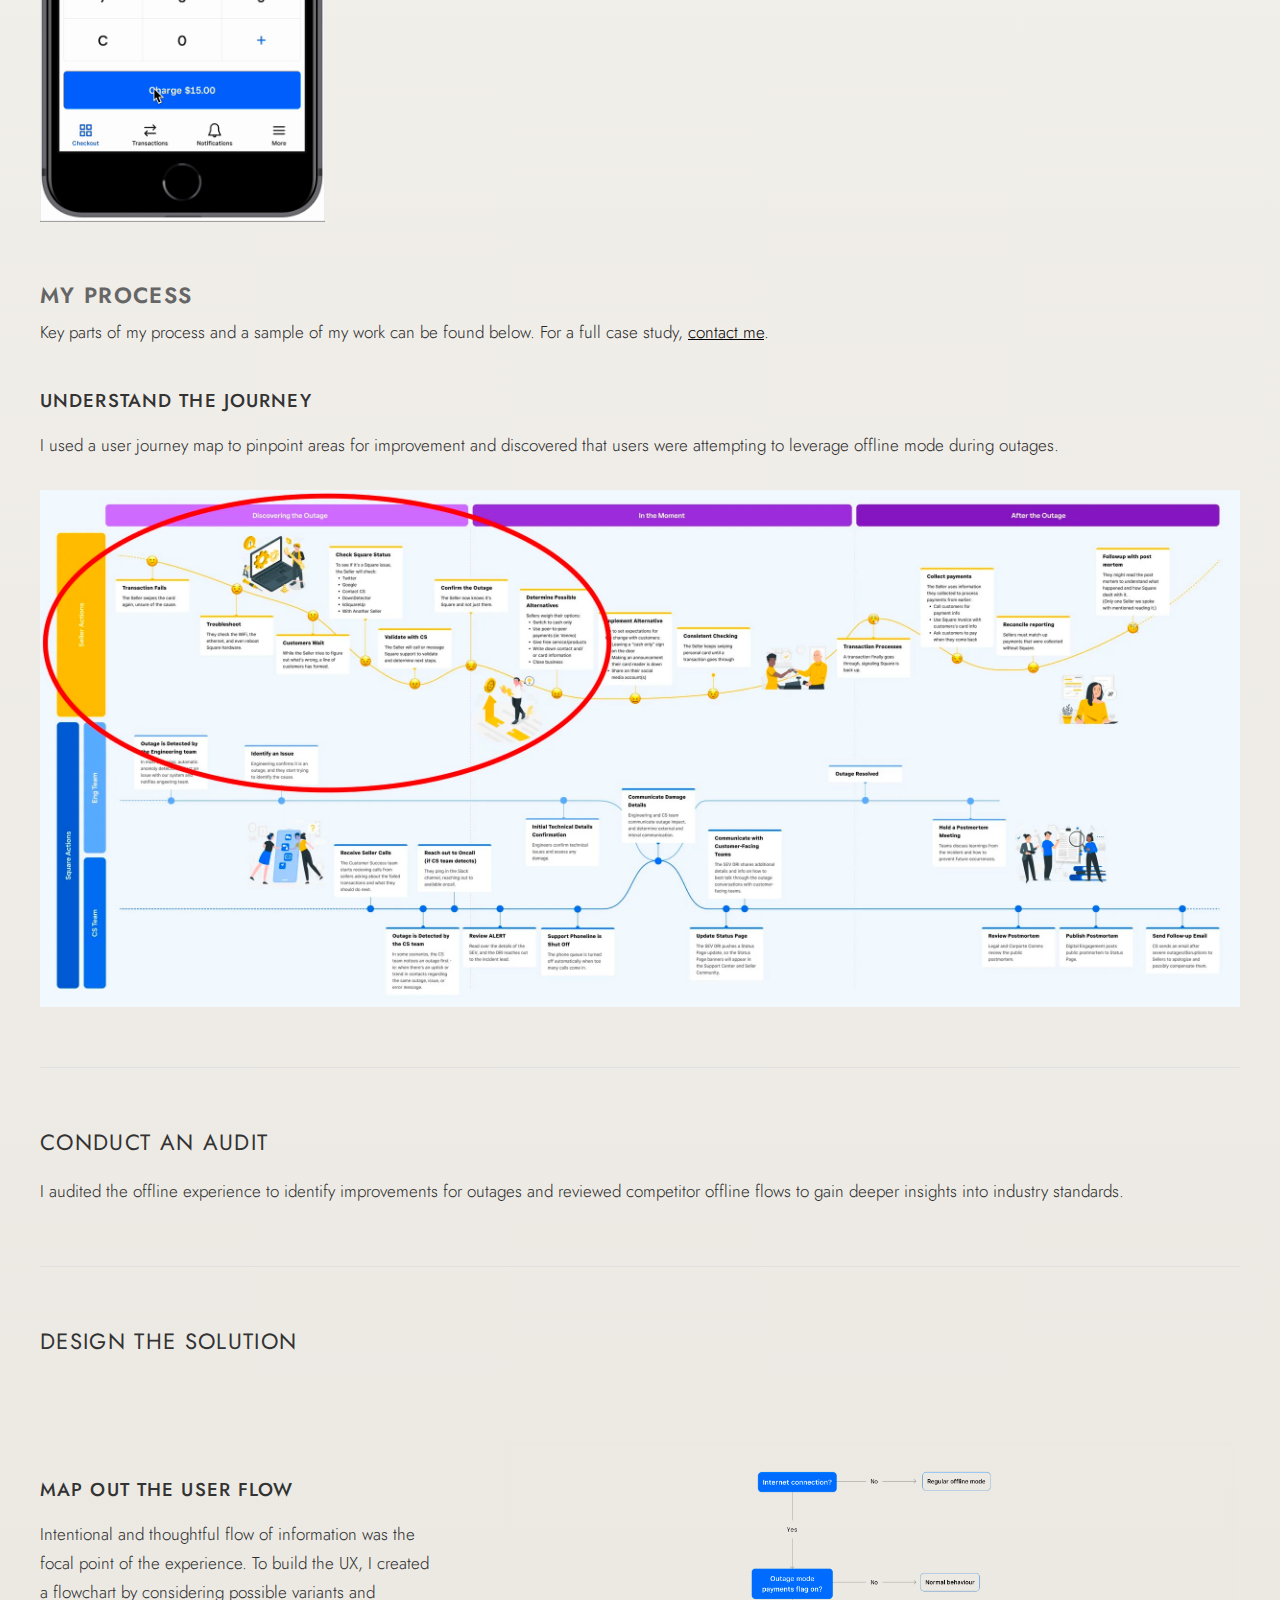
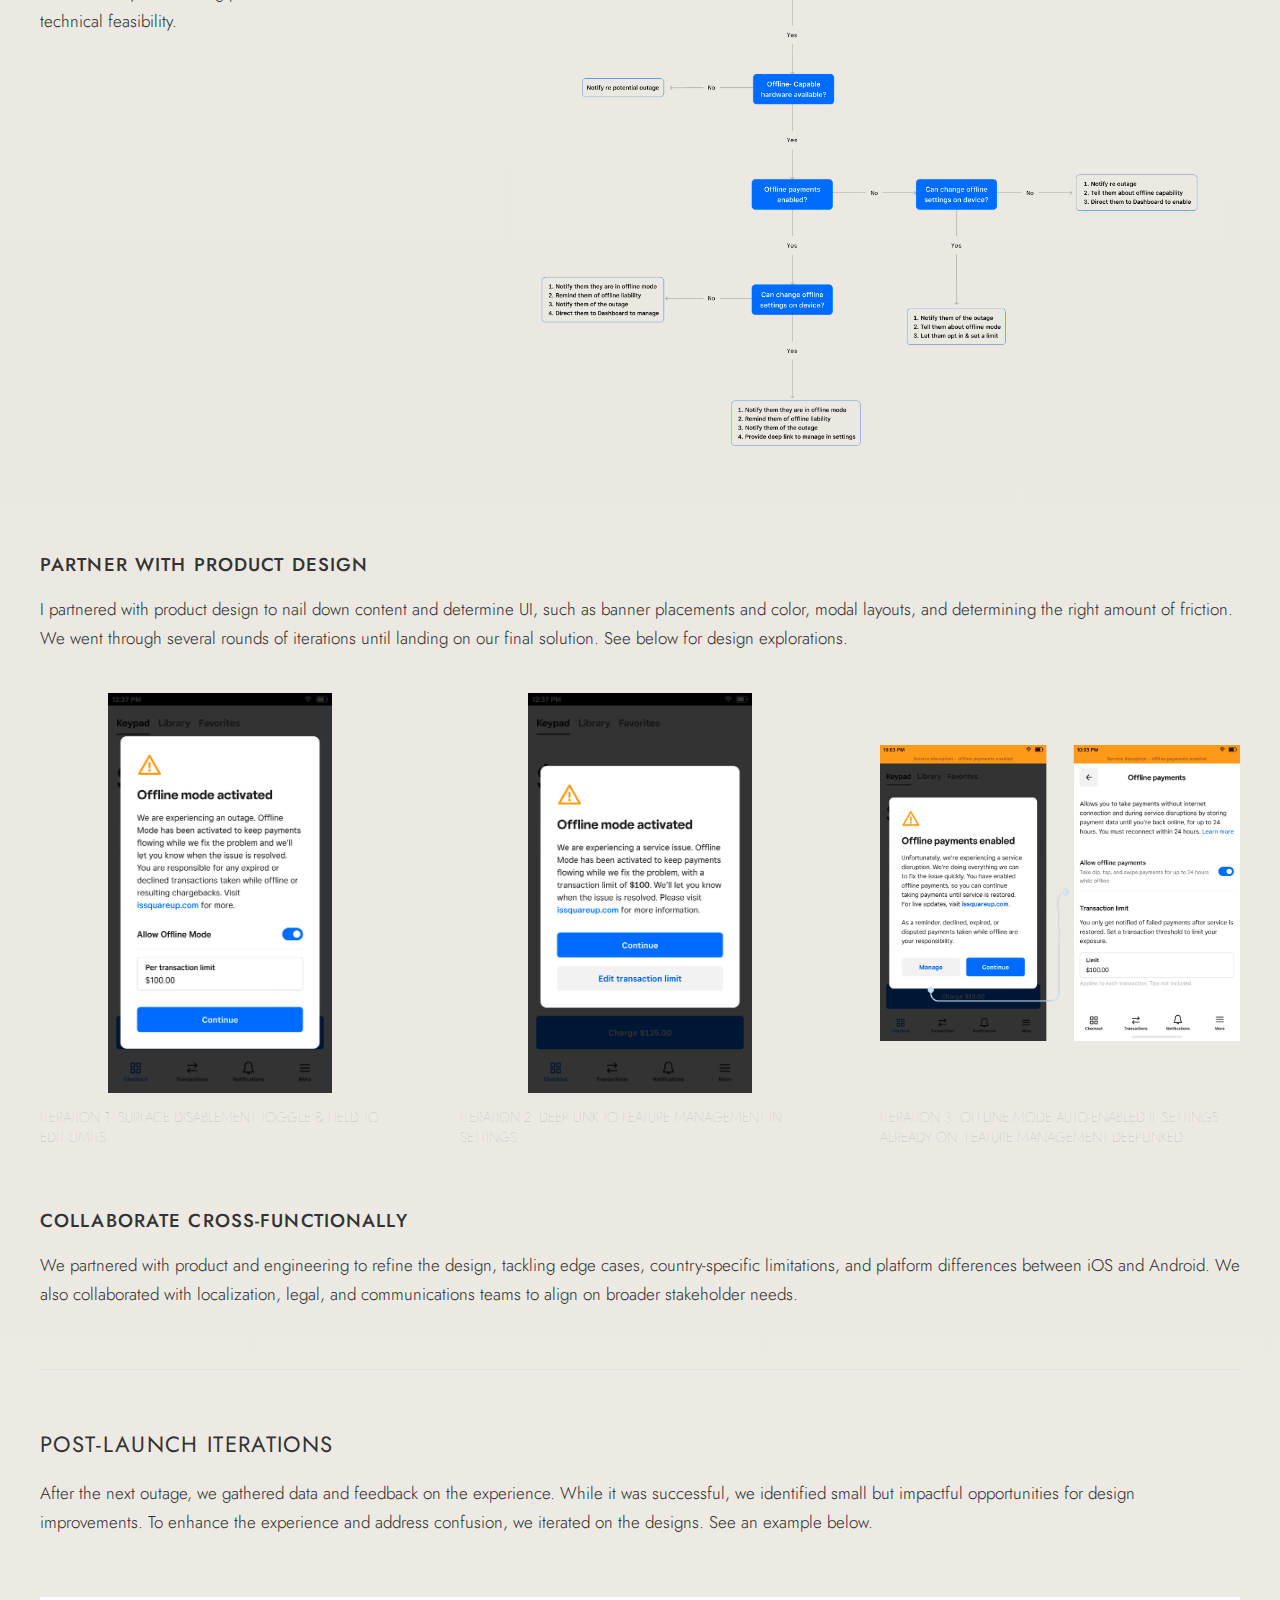
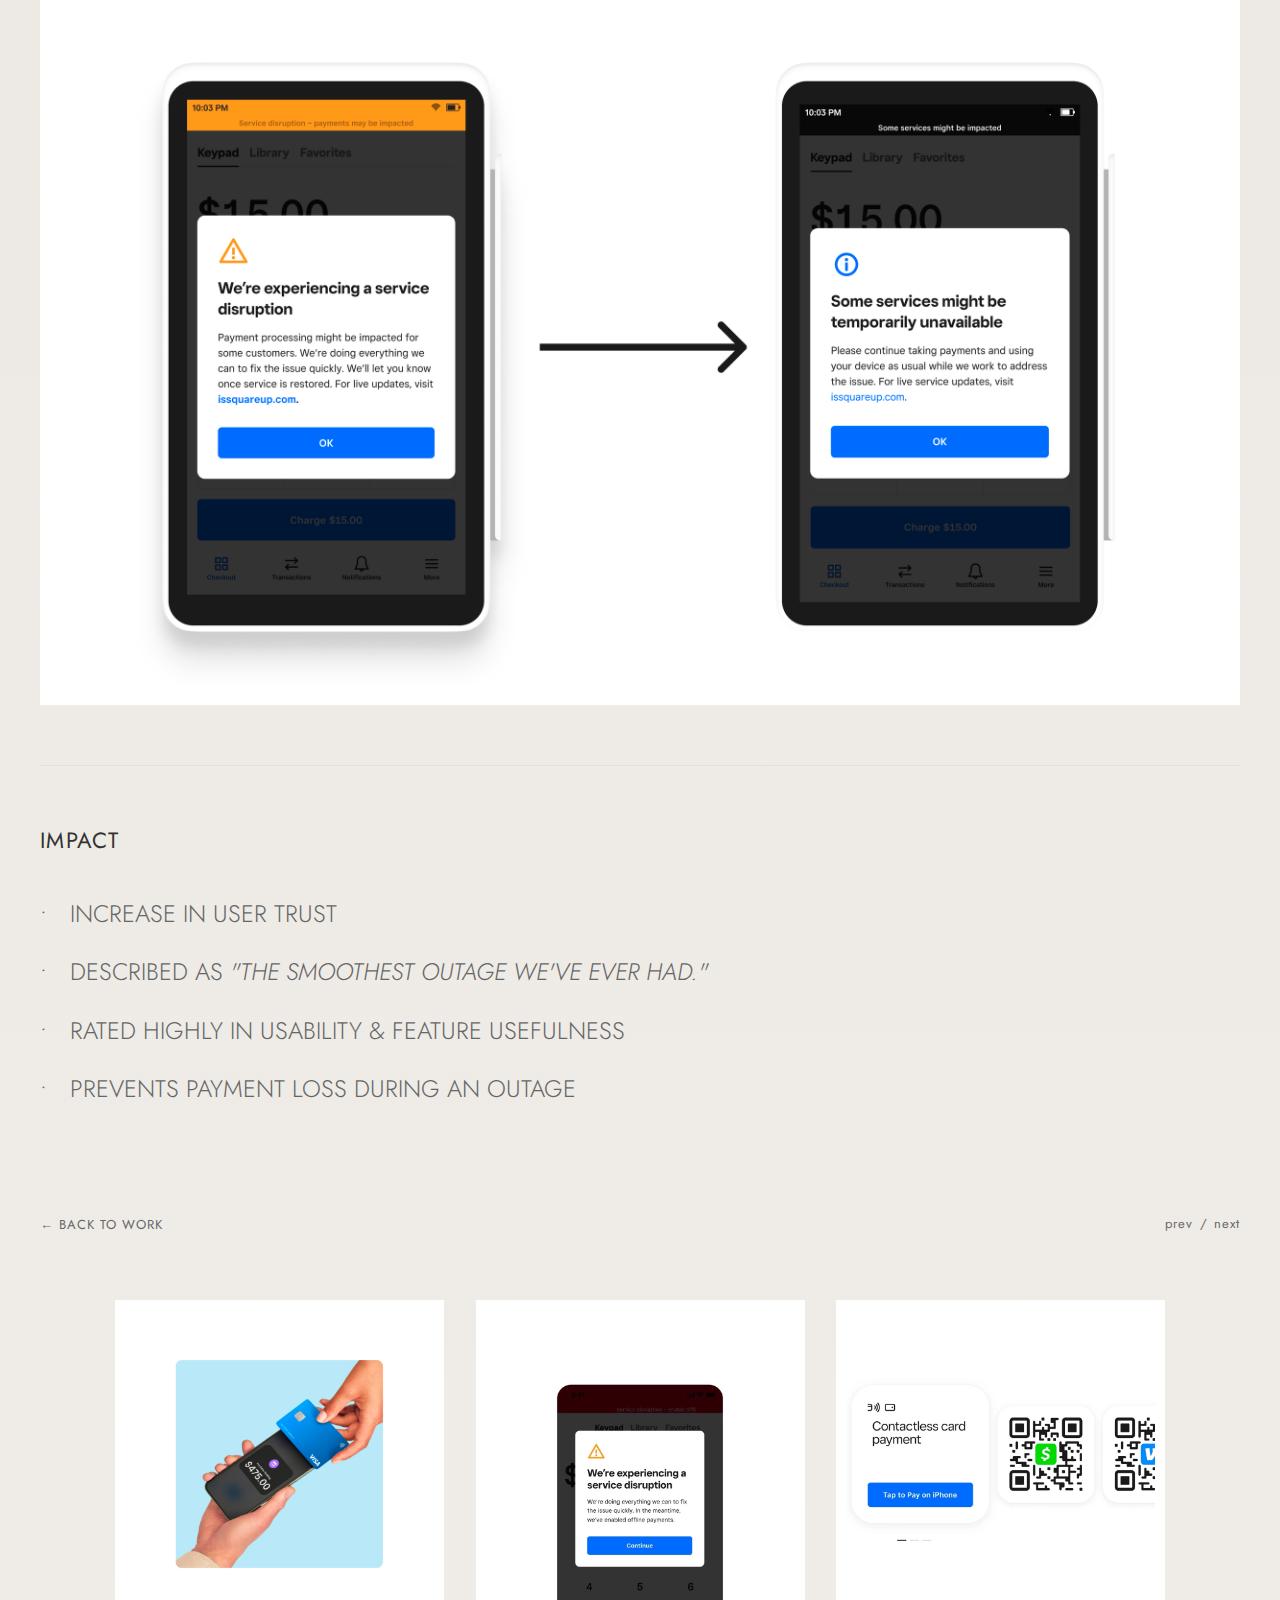
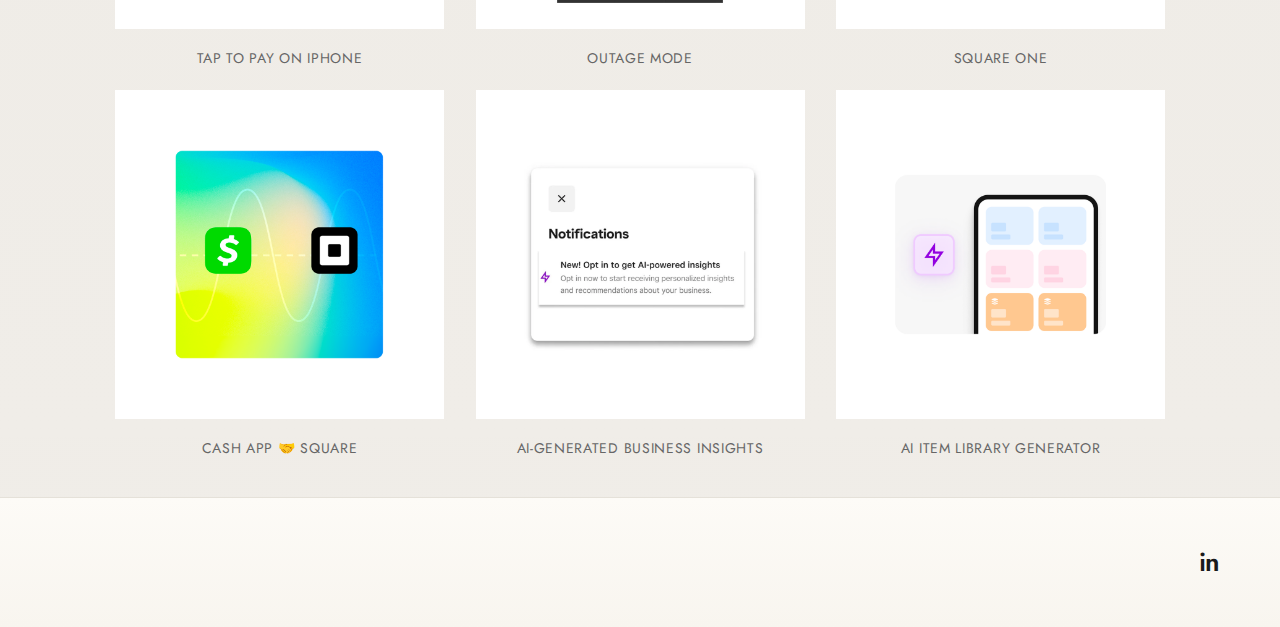
<file: outage-mode.html>
<!DOCTYPE html>
<html lang="en">
<head>
    <meta charset="UTF-8">
    <meta name="viewport" content="width=device-width, initial-scale=1.0">
    <title>Outage Mode | Isabel Bakhshi</title>
    <link rel="preconnect" href="https://fonts.googleapis.com">
    <link rel="preconnect" href="https://fonts.gstatic.com" crossorigin>
    <link href="https://fonts.googleapis.com/css2?family=Jost:wght@300;400;500;600;700&family=Montserrat:wght@400;500;600;700&display=swap" rel="stylesheet">
    <link rel="stylesheet" href="styles.css">
</head>
<body>
    <header>
        <div class="header-left">
            <h1 class="name">ISABEL BAKHSHI</h1>
            <p class="title">SENIOR UX CONTENT DESIGNER</p>
        </div>
        <nav class="header-right">
            <a href="index.html">WORK</a>
            <a href="experience.html">EXPERIENCE</a>
            <a href="about.html">ABOUT</a>
        </nav>
    </header>

    <main>
        <div class="project-section">
            <div class="project-content">
                <!-- Company Label -->
                <div class="project-company">SQUARE</div>

                <!-- Project Title -->
                <h2 class="project-heading">OUTAGE MODE</h2>

                <!-- Hero Image -->
                <div class="project-hero">
                    <img src="images/Outage mode/85708.webp" alt="Outage Mode">
                </div>

                <!-- Hero Description -->
                <div class="project-hero-description">
                    <p>A CRITICAL FALLBACK FEATURE FOR WHEN PAYMENT SERVICES ARE DISRUPTED.</p>
                </div>

                <!-- Two Column Layout -->
                <div class="project-details-layout" style="grid-template-columns: 0.5fr 1.5fr;">
                    <!-- Left Column - GIF -->
                    <div class="project-details-left">
                        <div class="project-gif">
                            <img src="images/Outage mode/outage+mode+gif.gif" alt="Outage Mode animation" style="max-width: 350px; width: 100%;">
                        </div>
                    </div>

                    <!-- Right Column - Project Details -->
                    <div class="project-details-right">
                        <div class="project-detail-section">
                            <h3 class="project-detail-heading">THE PROJECT</h3>
                            <p>Design an experience that shifts sellers who are being impacted by a Square service outage into offline mode so they can continue taking payments with minimal disruption until the issue is resolved.</p>
                        </div>

                        <div class="project-detail-section">
                            <h3 class="project-detail-heading">MY ROLE</h3>
                            <ul class="project-role-list">
                                <li>Lead UX Designer</li>
                                <li>Lead Content Designer</li>
                            </ul>
                        </div>
                    </div>
                </div>

                <!-- MY PROCESS Section -->
                <div class="project-process-section">
                    <div class="project-process-layout">
                        <h3 class="project-process-heading">MY PROCESS</h3>
                        <p class="project-process-intro">Key parts of my process and a sample of my work can be found below. For a full case study, <a href="mailto:hello@isabelbakhshi.com">contact me</a>.</p>
                        
                        <!-- Understand the Journey Section -->
                        <div class="project-communicating-content">
                            <h4 class="project-process-subheading">UNDERSTAND THE JOURNEY</h4>
                            <p class="project-process-text">I used a user journey map to pinpoint areas for improvement and discovered that users were attempting to leverage offline mode during outages.</p>
                        </div>
                        
                        <!-- Journey Image - Full Width -->
                        <div class="venn-diagram-image" style="margin-top: 30px;">
                            <img src="images/Outage mode/Frame+1.webp" alt="User journey map">
                        </div>
                    </div>
                    
                    <!-- Divider Line -->
                    <div class="project-process-divider"></div>
                </div>

                <!-- CONDUCT AN AUDIT Section -->
                <div class="project-designing-section">
                    <div class="project-communicating-content">
                        <h4 class="project-designing-heading">CONDUCT AN AUDIT</h4>
                        <p class="project-designing-text">I audited the offline experience to identify improvements for outages and reviewed competitor offline flows to gain deeper insights into industry standards.</p>
                    </div>
                    
                    <!-- Divider Line -->
                    <div class="project-process-divider"></div>
                </div>

                <!-- DESIGN THE SOLUTION Section -->
                <div class="project-designing-section">
                    <div class="project-communicating-content">
                        <h4 class="project-designing-heading">DESIGN THE SOLUTION</h4>
                    </div>
                    
                    <!-- MAP OUT THE USER FLOW - Side by Side Layout -->
                    <div class="project-process-audience-layout">
                        <!-- Left Column - Text -->
                        <div class="project-process-audience-left">
                            <h5 class="project-process-subheading">MAP OUT THE USER FLOW</h5>
                            <p class="project-process-text">Intentional and thoughtful flow of information was the focal point of the experience. To build the UX, I created a flowchart by considering possible variants and technical feasibility.</p>
                        </div>
                        
                        <!-- Right Column - Image -->
                        <div class="project-process-audience-right">
                            <div class="venn-diagram-image">
                                <img src="images/Outage mode/Untitled.webp" alt="User flow flowchart">
                            </div>
                        </div>
                    </div>
                    
                    <!-- PARTNER WITH PRODUCT DESIGN Subsection -->
                    <div class="project-communicating-content" style="margin-top: 60px;">
                        <h5 class="project-feature-tour-heading">PARTNER WITH PRODUCT DESIGN</h5>
                        <p class="project-feature-tour-text">I partnered with product design to nail down content and determine UI, such as banner placements and color, modal layouts, and determining the right amount of friction. We went through several rounds of iterations until landing on our final solution. See below for design explorations.</p>
                    </div>
                    
                    <!-- Design Iterations - Side by Side -->
                    <div class="project-localization-images" style="margin-top: 40px;">
                        <div class="project-localization-image-item" style="max-width: 30%; flex: 1 1 30%;">
                            <div class="project-localization-image" style="height: 400px;">
                                <img src="images/Outage mode/T2+–+Terminal+(2).webp" alt="Iteration 1" style="object-fit: contain; width: 100%; height: 100%;">
                            </div>
                            <p class="project-localization-caption">ITERATION 1: SURFACE DISABLEMENT TOGGLE & FIELD TO EDIT LIMITS</p>
                        </div>
                        <div class="project-localization-image-item" style="max-width: 30%; flex: 1 1 30%;">
                            <div class="project-localization-image" style="height: 400px;">
                                <img src="images/Outage mode/T2+–+Terminal+(3) (1).webp" alt="Iteration 2" style="object-fit: contain; width: 100%; height: 100%;">
                            </div>
                            <p class="project-localization-caption">ITERATION 2: DEEP LINK TO FEATURE MANAGEMENT IN SETTINGS</p>
                        </div>
                        <div class="project-localization-image-item" style="max-width: 30%; flex: 1 1 30%;">
                            <div class="project-localization-image" style="height: 400px;">
                                <img src="images/Outage mode/Frame+4212508.webp" alt="Iteration 3" style="object-fit: contain; width: 100%; height: 100%;">
                            </div>
                            <p class="project-localization-caption">ITERATION 3: OFFLINE MODE AUTO-ENABLED IF SETTINGS ALREADY ON. FEATURE MANAGEMENT DEEPLINKED.</p>
                        </div>
                    </div>
                    
                    <!-- COLLABORATE CROSS-FUNCTIONALLY Subsection -->
                    <div class="project-communicating-content" style="margin-top: 60px;">
                        <h5 class="project-feature-tour-heading">COLLABORATE CROSS-FUNCTIONALLY</h5>
                        <p class="project-feature-tour-text">We partnered with product and engineering to refine the design, tackling edge cases, country-specific limitations, and platform differences between iOS and Android. We also collaborated with localization, legal, and communications teams to align on broader stakeholder needs.</p>
                    </div>
                    
                    <!-- Divider Line -->
                    <div class="project-process-divider"></div>
                </div>

                <!-- POST-LAUNCH ITERATIONS Section -->
                <div class="project-communicating-section">
                    <div class="project-communicating-content">
                        <h4 class="project-communicating-heading">POST-LAUNCH ITERATIONS</h4>
                        <p class="project-communicating-text">After the next outage, we gathered data and feedback on the experience. While it was successful, we identified small but impactful opportunities for design improvements. To enhance the experience and address confusion, we iterated on the designs. See an example below.</p>
                    </div>
                    
                    <!-- Iterations Image - Full Width -->
                    <div class="project-feature-tour-image-full">
                        <img src="images/Outage mode/Frame+4212565 (1).webp" alt="Post-launch iterations">
                    </div>
                    
                    <!-- Divider Line -->
                    <div class="project-process-divider"></div>
                </div>

                <!-- IMPACT Section -->
                <div class="project-impact-section">
                    <div class="project-impact-content">
                        <h4 class="project-impact-heading">IMPACT</h4>
                        <ul class="project-impact-bullets">
                            <li>INCREASE IN USER TRUST</li>
                            <li>DESCRIBED AS <em>"THE SMOOTHEST OUTAGE WE'VE EVER HAD."</em></li>
                            <li>RATED HIGHLY IN USABILITY & FEATURE USEFULNESS</li>
                            <li>PREVENTS PAYMENT LOSS DURING AN OUTAGE</li>
                        </ul>
                    </div>
                </div>

                <!-- Navigation and Back to Work -->
                <div class="project-navigation-footer">
                    <div class="project-back">
                        <a href="index.html" class="back-link">← Back to Work</a>
                    </div>
                    <div class="project-nav-arrows">
                        <a href="tap-to-pay.html" class="project-nav-prev">prev</a>
                        <span class="project-nav-divider">/</span>
                        <a href="square-one.html" class="project-nav-next">next</a>
                    </div>
                </div>
            </div>
        </div>
        
        <!-- Project Navigation Tiles -->
        <div class="project-nav-tiles-section">
            <div class="project-nav-tiles-grid">
                <a href="tap-to-pay.html" class="project-nav-tile">
                    <div class="project-nav-image">
                        <img src="images/Tap to Pay.webp" alt="Tap to Pay on iPhone">
                    </div>
                    <h3 class="project-nav-title">TAP TO PAY ON IPHONE</h3>
                </a>
                
                <a href="outage-mode.html" class="project-nav-tile">
                    <div class="project-nav-image">
                        <img src="images/Outage Mode.webp" alt="Outage Mode">
                    </div>
                    <h3 class="project-nav-title">OUTAGE MODE</h3>
                </a>
                
                <a href="square-one.html" class="project-nav-tile">
                    <div class="project-nav-image">
                        <img src="images/Square One.webp" alt="Square One">
                    </div>
                    <h3 class="project-nav-title">SQUARE ONE</h3>
                </a>
                
                <a href="cash-app-square.html" class="project-nav-tile">
                    <div class="project-nav-image">
                        <img src="images/Cash App + Square.webp" alt="Cash App Square">
                    </div>
                    <h3 class="project-nav-title">CASH APP 🤝 SQUARE</h3>
                </a>
                
                <a href="square-strategist.html" class="project-nav-tile">
                    <div class="project-nav-image">
                        <img src="images/Square Strategist AI.webp" alt="AI-Generated Business Insights">
                    </div>
                    <h3 class="project-nav-title">AI-GENERATED BUSINESS INSIGHTS</h3>
                </a>
                
                <a href="ai-item-library.html" class="project-nav-tile">
                    <div class="project-nav-image">
                        <img src="images/AI Library.webp" alt="AI Item Library Generator">
                    </div>
                    <h3 class="project-nav-title">AI ITEM LIBRARY GENERATOR</h3>
                </a>
            </div>
        </div>
    </main>

    <footer>
        <div class="footer-content">
            <a href="https://www.linkedin.com/in/isabelhb/" target="_blank" class="linkedin-link">in</a>
        </div>
    </footer>

    <script src="script.js"></script>
</body>
</html>
</file>
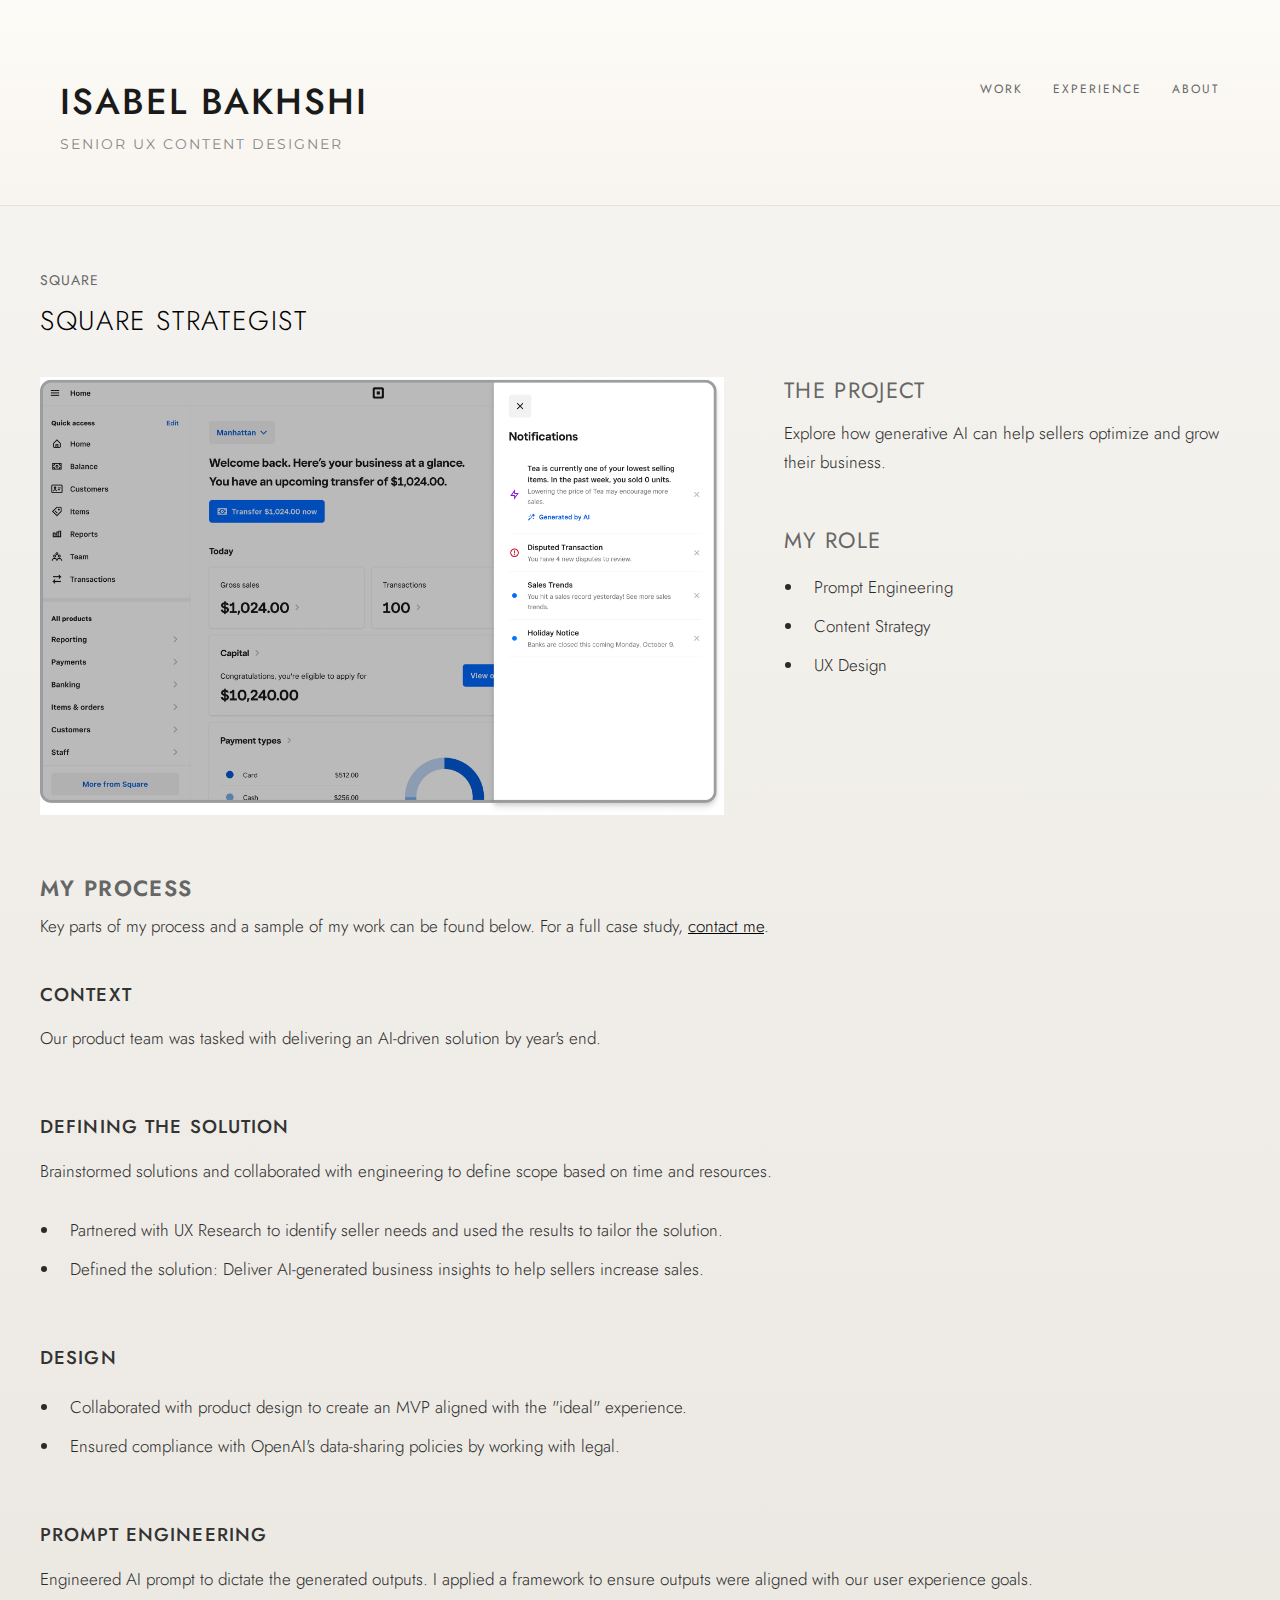
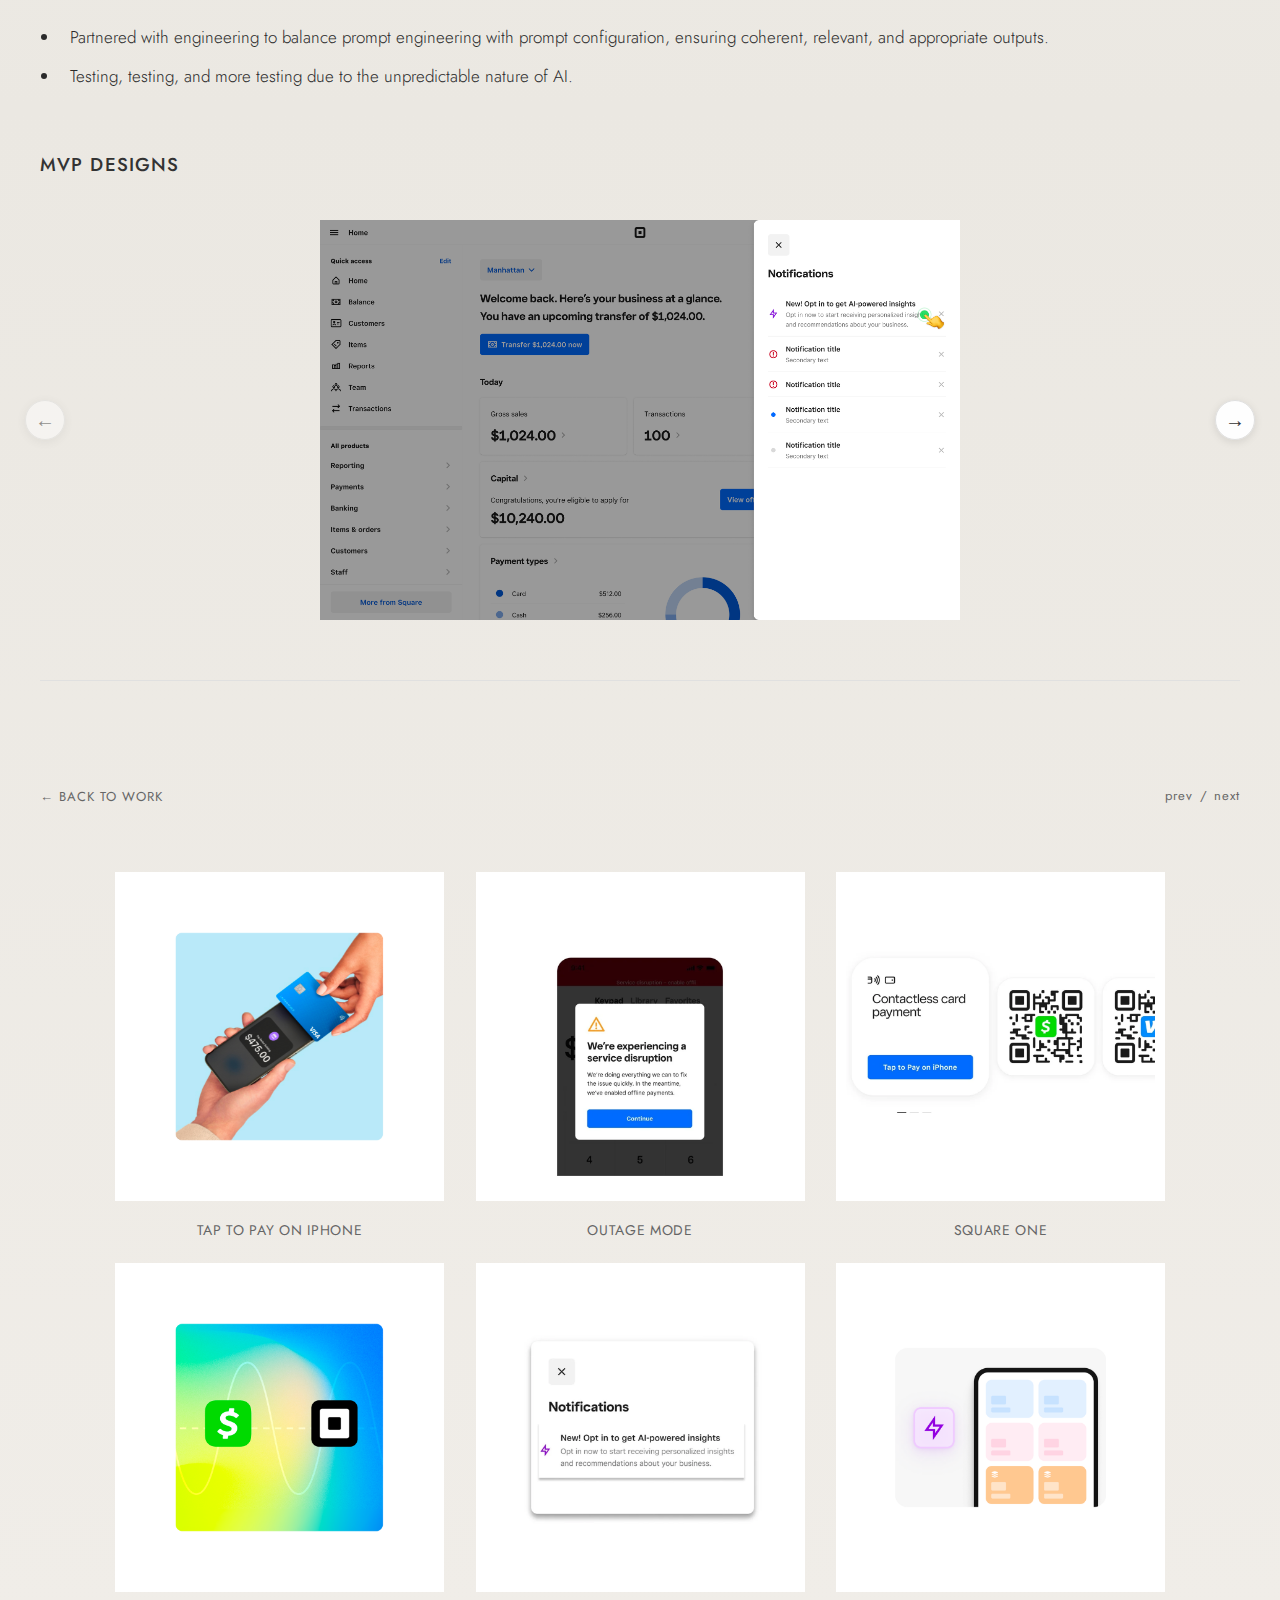
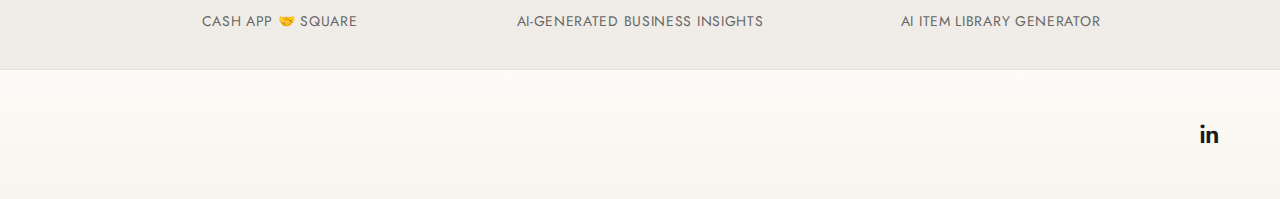
<file: square-strategist.html>
<!DOCTYPE html>
<html lang="en">
<head>
    <meta charset="UTF-8">
    <meta name="viewport" content="width=device-width, initial-scale=1.0">
    <title>Square Strategist | Isabel Bakhshi</title>
    <link rel="preconnect" href="https://fonts.googleapis.com">
    <link rel="preconnect" href="https://fonts.gstatic.com" crossorigin>
    <link href="https://fonts.googleapis.com/css2?family=Jost:wght@300;400;500;600;700&family=Montserrat:wght@400;500;600;700&display=swap" rel="stylesheet">
    <link rel="stylesheet" href="styles.css">
</head>
<body>
    <header>
        <div class="header-left">
            <h1 class="name">ISABEL BAKHSHI</h1>
            <p class="title">SENIOR UX CONTENT DESIGNER</p>
        </div>
        <nav class="header-right">
            <a href="index.html">WORK</a>
            <a href="experience.html">EXPERIENCE</a>
            <a href="about.html">ABOUT</a>
        </nav>
    </header>

    <main>
        <div class="project-section">
            <div class="project-content">
                <!-- Company Label -->
                <div class="project-company">SQUARE</div>

                <!-- Project Title -->
                <h2 class="project-heading">SQUARE STRATEGIST</h2>

                <!-- Two Column Layout -->
                <div class="project-details-layout">
                    <!-- Left Column - Image -->
                    <div class="project-details-left">
                        <div class="project-image">
                            <img src="images/S2/Group+4215671.webp" alt="Square Strategist">
                        </div>
                    </div>

                    <!-- Right Column - Project Details -->
                    <div class="project-details-right">
                        <div class="project-detail-section">
                            <h3 class="project-detail-heading">THE PROJECT</h3>
                            <p>Explore how generative AI can help sellers optimize and grow their business.</p>
                        </div>

                        <div class="project-detail-section">
                            <h3 class="project-detail-heading">MY ROLE</h3>
                            <ul class="project-role-list">
                                <li>Prompt Engineering</li>
                                <li>Content Strategy</li>
                                <li>UX Design</li>
                            </ul>
                        </div>
                    </div>
                </div>

                <!-- MY PROCESS Section -->
                <div class="project-process-section">
                    <div class="project-process-layout">
                        <h3 class="project-process-heading">MY PROCESS</h3>
                        <p class="project-process-intro">Key parts of my process and a sample of my work can be found below. For a full case study, <a href="mailto:hello@isabelbakhshi.com">contact me</a>.</p>
                        
                        <!-- Context Section -->
                        <div class="project-communicating-content">
                            <h4 class="project-process-subheading">CONTEXT</h4>
                            <p class="project-process-text">Our product team was tasked with delivering an AI-driven solution by year's end.</p>
                        </div>
                        
                        <!-- Defining the Solution Section -->
                        <div class="project-communicating-content" style="margin-top: 60px;">
                            <h4 class="project-process-subheading">DEFINING THE SOLUTION</h4>
                            <p class="project-process-text">Brainstormed solutions and collaborated with engineering to define scope based on time and resources.</p>
                            
                            <ul class="project-role-list" style="margin-top: 20px;">
                                <li>Partnered with UX Research to identify seller needs and used the results to tailor the solution.</li>
                                <li>Defined the solution: Deliver AI-generated business insights to help sellers increase sales.</li>
                            </ul>
                        </div>
                        
                        <!-- Design Section -->
                        <div class="project-communicating-content" style="margin-top: 60px;">
                            <h4 class="project-process-subheading">DESIGN</h4>
                            <ul class="project-role-list">
                                <li>Collaborated with product design to create an MVP aligned with the "ideal" experience.</li>
                                <li>Ensured compliance with OpenAI's data-sharing policies by working with legal.</li>
                            </ul>
                        </div>
                        
                        <!-- Prompt Engineering Section -->
                        <div class="project-communicating-content" style="margin-top: 60px;">
                            <h4 class="project-process-subheading">PROMPT ENGINEERING</h4>
                            <p class="project-process-text">Engineered AI prompt to dictate the generated outputs. I applied a framework to ensure outputs were aligned with our user experience goals.</p>
                            
                            <ul class="project-role-list" style="margin-top: 20px;">
                                <li>Partnered with engineering to balance prompt engineering with prompt configuration, ensuring coherent, relevant, and appropriate outputs.</li>
                                <li>Testing, testing, and more testing due to the unpredictable nature of AI.</li>
                            </ul>
                        </div>
                        
                        <!-- MVP Designs Section -->
                        <div class="project-communicating-content" style="margin-top: 60px;">
                            <h4 class="project-process-subheading">MVP DESIGNS</h4>
                        </div>
                        
                        <!-- MVP Designs Carousel -->
                        <div class="design-carousel-container" style="margin-top: 40px;">
                            <button class="carousel-btn carousel-prev carousel-mvp-prev" aria-label="Previous image">←</button>
                            <div class="design-carousel">
                                <div class="design-carousel-track carousel-mvp-track">
                                    <div class="design-carousel-slide">
                                        <div class="project-localization-image" style="height: 400px;">
                                            <img src="images/S2/Group+4215668+(1).webp" alt="MVP Design" style="object-fit: contain; width: 100%; height: 100%;">
                                        </div>
                                    </div>
                                    <div class="design-carousel-slide">
                                        <div class="project-localization-image" style="height: 400px;">
                                            <img src="images/S2/png+(2).webp" alt="MVP Design" style="object-fit: contain; width: 100%; height: 100%;">
                                        </div>
                                    </div>
                                    <div class="design-carousel-slide">
                                        <div class="project-localization-image" style="height: 400px;">
                                            <img src="images/S2/png+(5).webp" alt="MVP Design" style="object-fit: contain; width: 100%; height: 100%;">
                                        </div>
                                    </div>
                                    <div class="design-carousel-slide">
                                        <div class="project-localization-image" style="height: 400px;">
                                            <img src="images/S2/Group+4215669.webp" alt="MVP Design" style="object-fit: contain; width: 100%; height: 100%;">
                                        </div>
                                    </div>
                                </div>
                            </div>
                            <button class="carousel-btn carousel-next carousel-mvp-next" aria-label="Next image">→</button>
                        </div>
                    </div>
                    
                    <!-- Divider Line -->
                    <div class="project-process-divider"></div>
                </div>

                <!-- Navigation and Back to Work -->
                <div class="project-navigation-footer">
                    <div class="project-back">
                        <a href="index.html" class="back-link">← Back to Work</a>
                    </div>
                    <div class="project-nav-arrows">
                        <a href="cash-app-square.html" class="project-nav-prev">prev</a>
                        <span class="project-nav-divider">/</span>
                        <a href="ai-item-library.html" class="project-nav-next">next</a>
                    </div>
                </div>
            </div>
        </div>
        
        <!-- Project Navigation Tiles -->
        <div class="project-nav-tiles-section">
            <div class="project-nav-tiles-grid">
                <a href="tap-to-pay.html" class="project-nav-tile">
                    <div class="project-nav-image">
                        <img src="images/Tap to Pay.webp" alt="Tap to Pay on iPhone">
                    </div>
                    <h3 class="project-nav-title">TAP TO PAY ON IPHONE</h3>
                </a>
                
                <a href="outage-mode.html" class="project-nav-tile">
                    <div class="project-nav-image">
                        <img src="images/Outage Mode.webp" alt="Outage Mode">
                    </div>
                    <h3 class="project-nav-title">OUTAGE MODE</h3>
                </a>
                
                <a href="square-one.html" class="project-nav-tile">
                    <div class="project-nav-image">
                        <img src="images/Square One.webp" alt="Square One">
                    </div>
                    <h3 class="project-nav-title">SQUARE ONE</h3>
                </a>
                
                <a href="cash-app-square.html" class="project-nav-tile">
                    <div class="project-nav-image">
                        <img src="images/Cash App + Square.webp" alt="Cash App Square">
                    </div>
                    <h3 class="project-nav-title">CASH APP 🤝 SQUARE</h3>
                </a>
                
                <a href="square-strategist.html" class="project-nav-tile">
                    <div class="project-nav-image">
                        <img src="images/Square Strategist AI.webp" alt="AI-Generated Business Insights">
                    </div>
                    <h3 class="project-nav-title">AI-GENERATED BUSINESS INSIGHTS</h3>
                </a>
                
                <a href="ai-item-library.html" class="project-nav-tile">
                    <div class="project-nav-image">
                        <img src="images/AI Library.webp" alt="AI Item Library Generator">
                    </div>
                    <h3 class="project-nav-title">AI ITEM LIBRARY GENERATOR</h3>
                </a>
            </div>
        </div>
    </main>

    <footer>
        <div class="footer-content">
            <a href="https://www.linkedin.com/in/isabelhb/" target="_blank" class="linkedin-link">in</a>
        </div>
    </footer>

    <script src="script.js"></script>
</body>
</html>
</file>
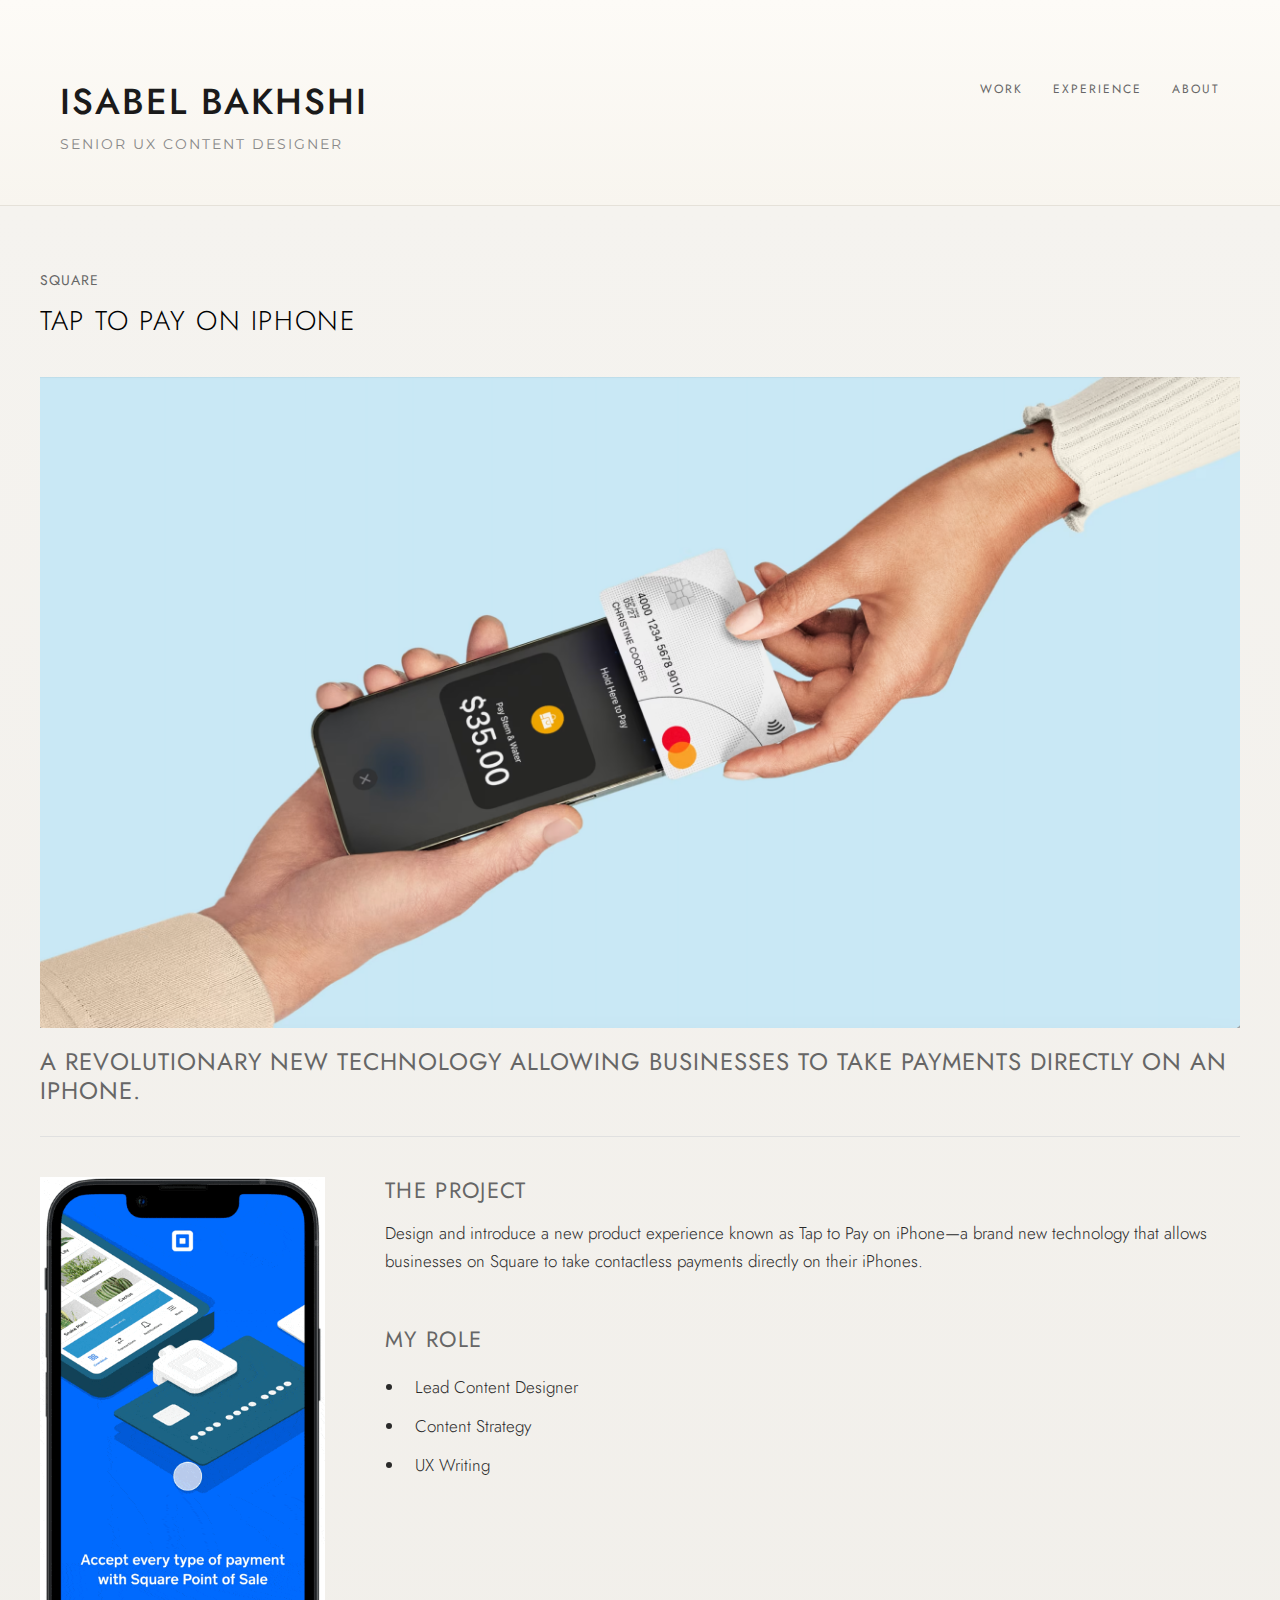
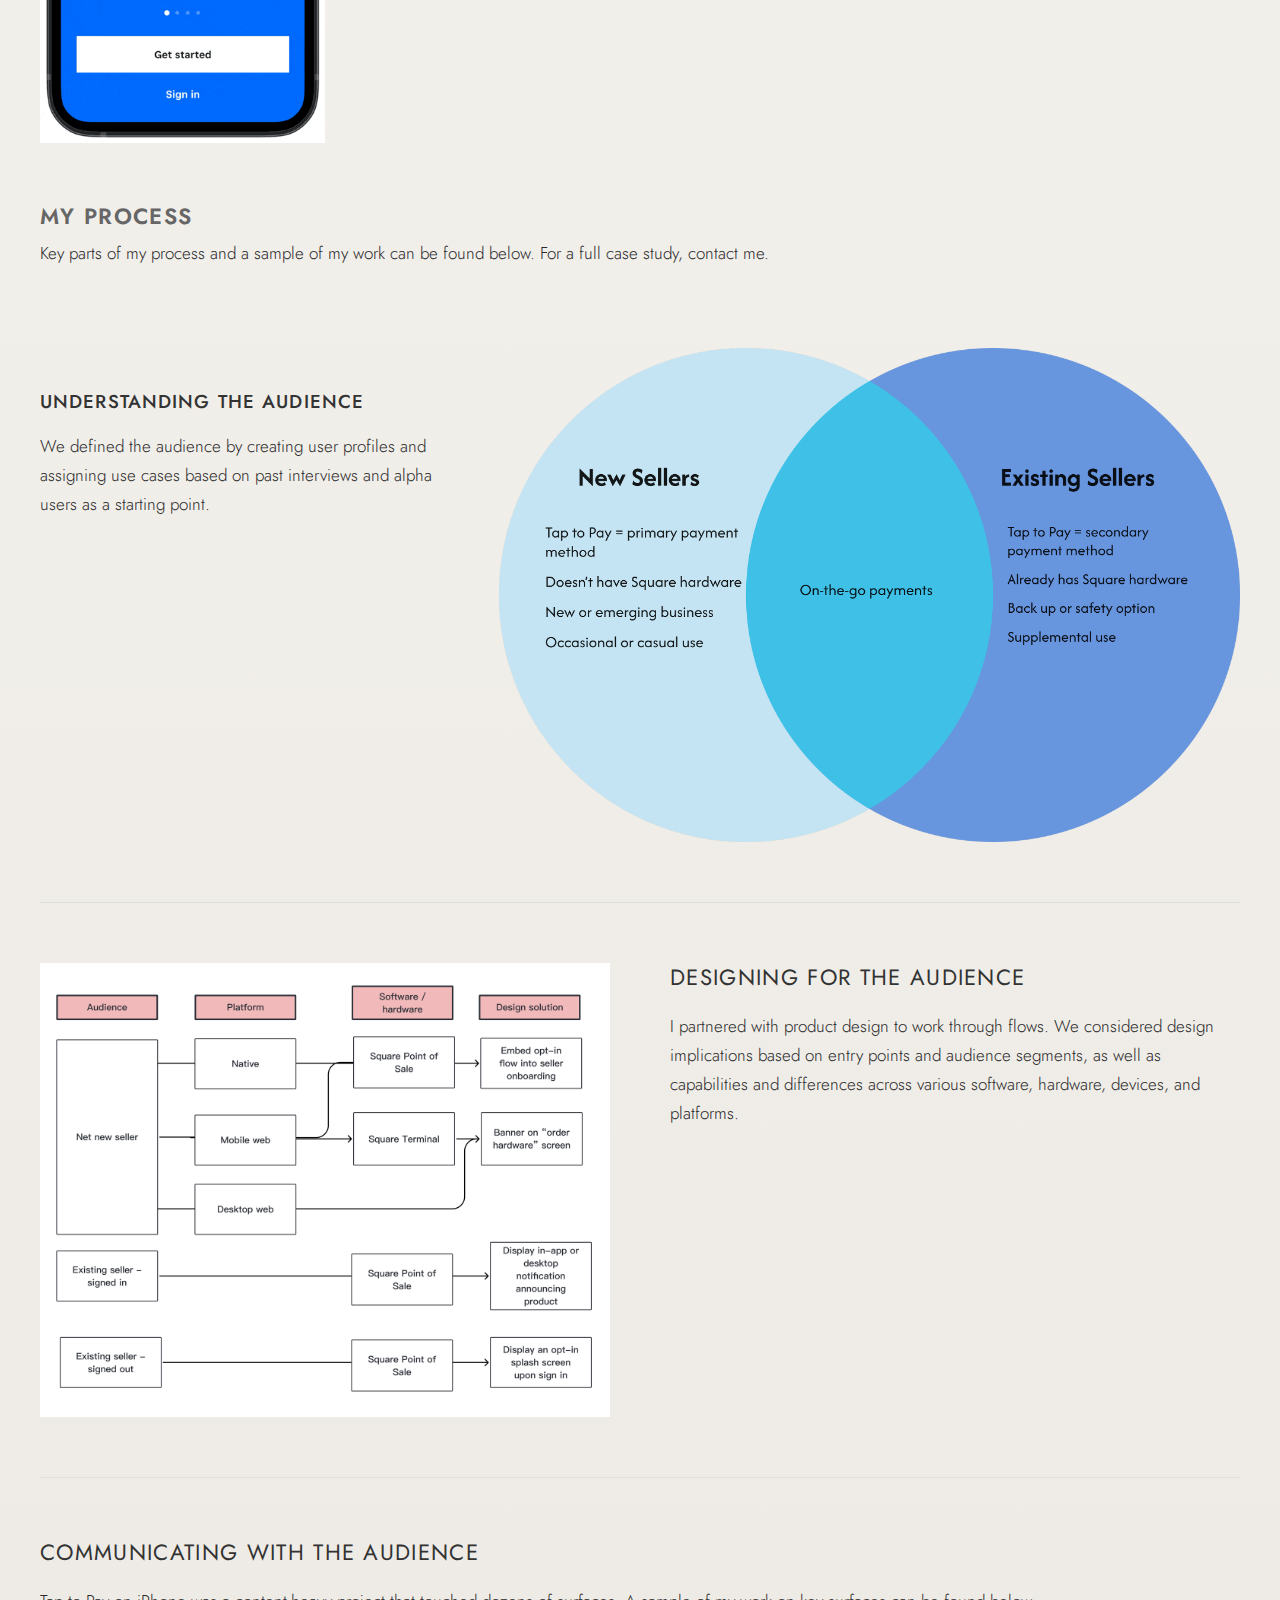
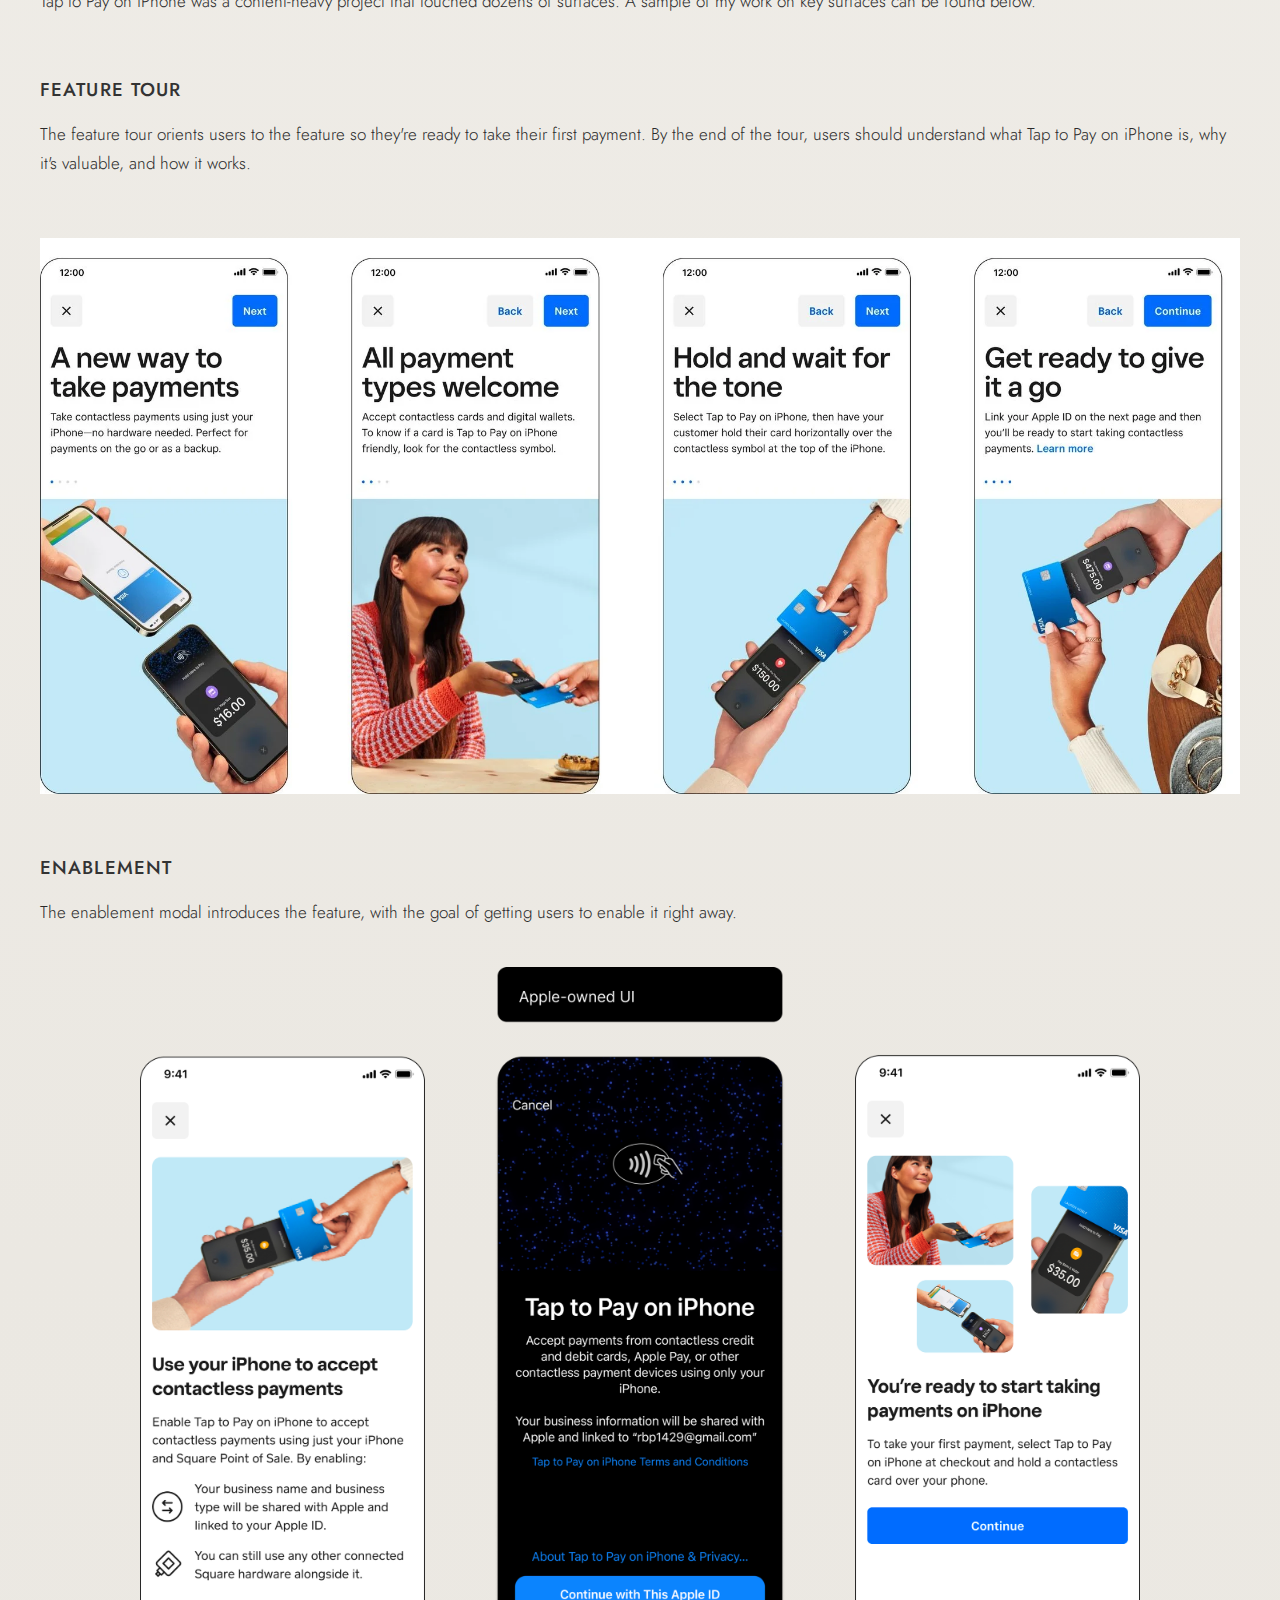
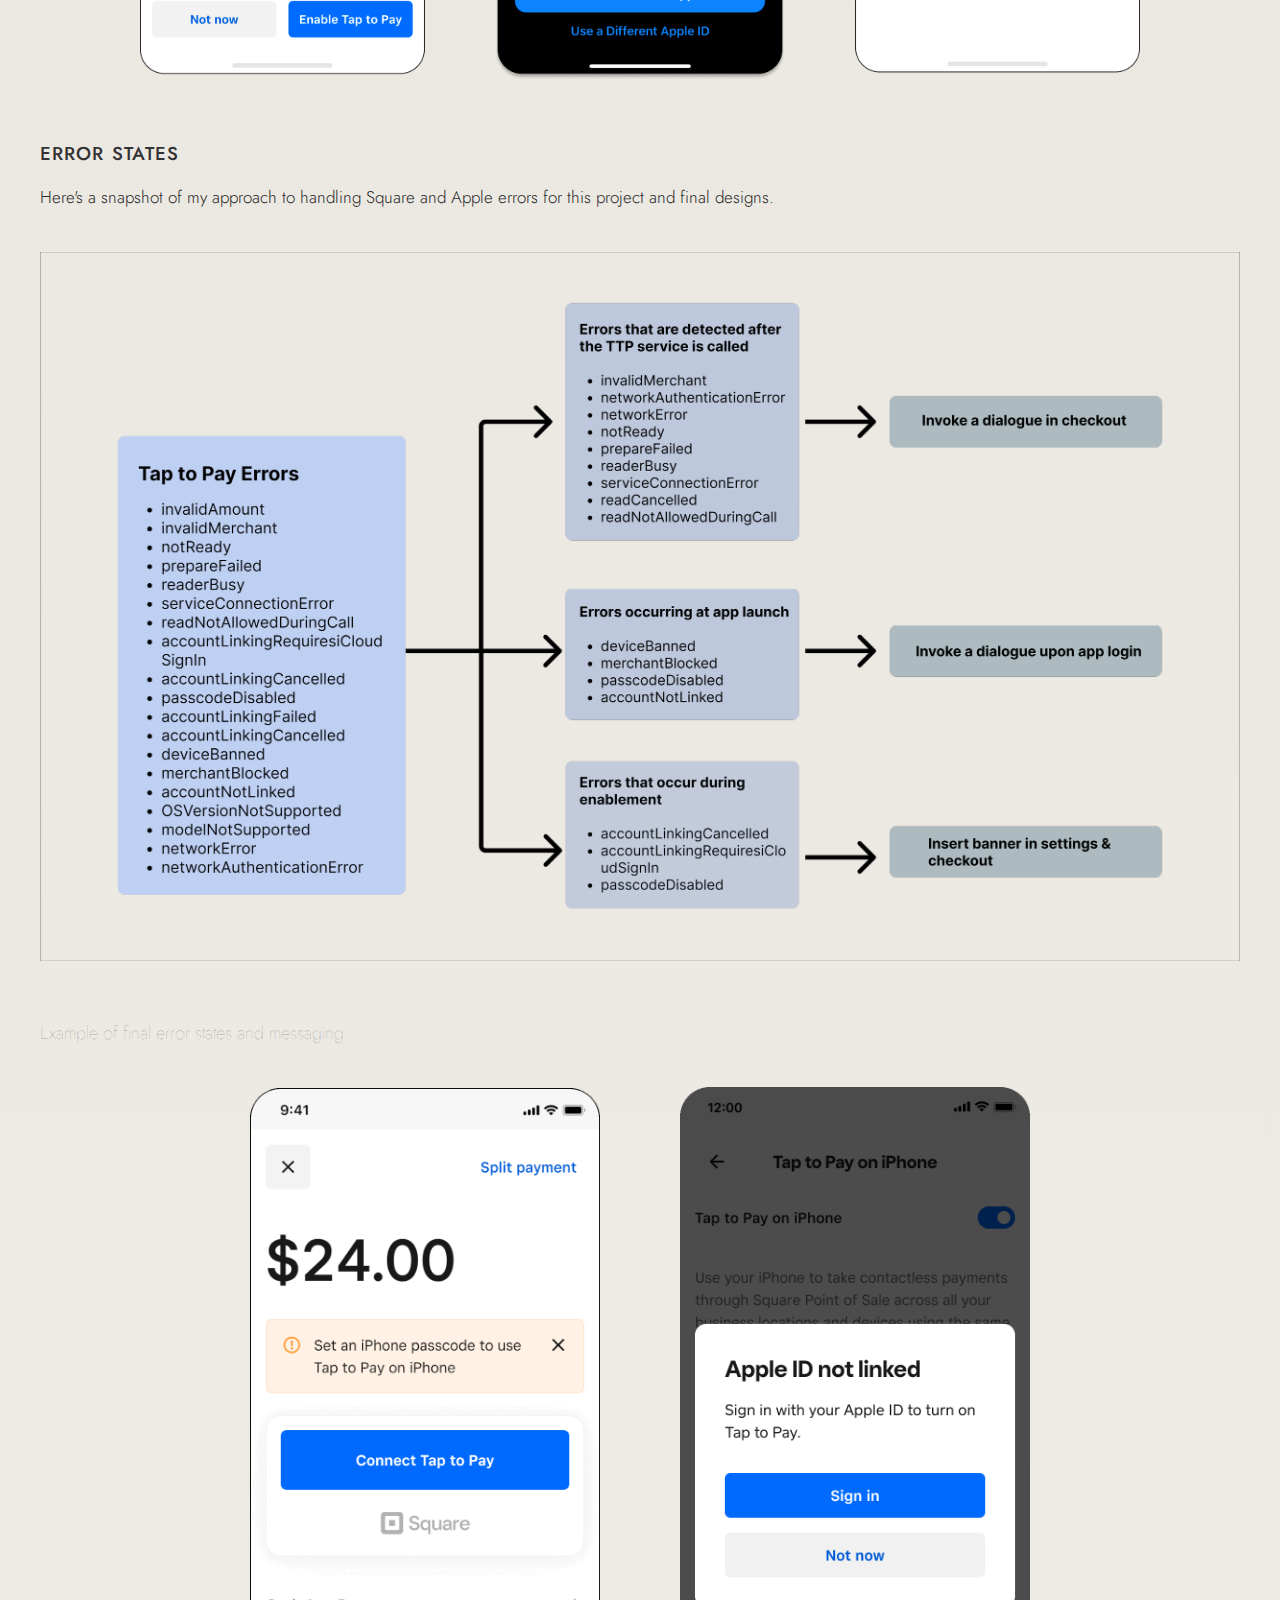
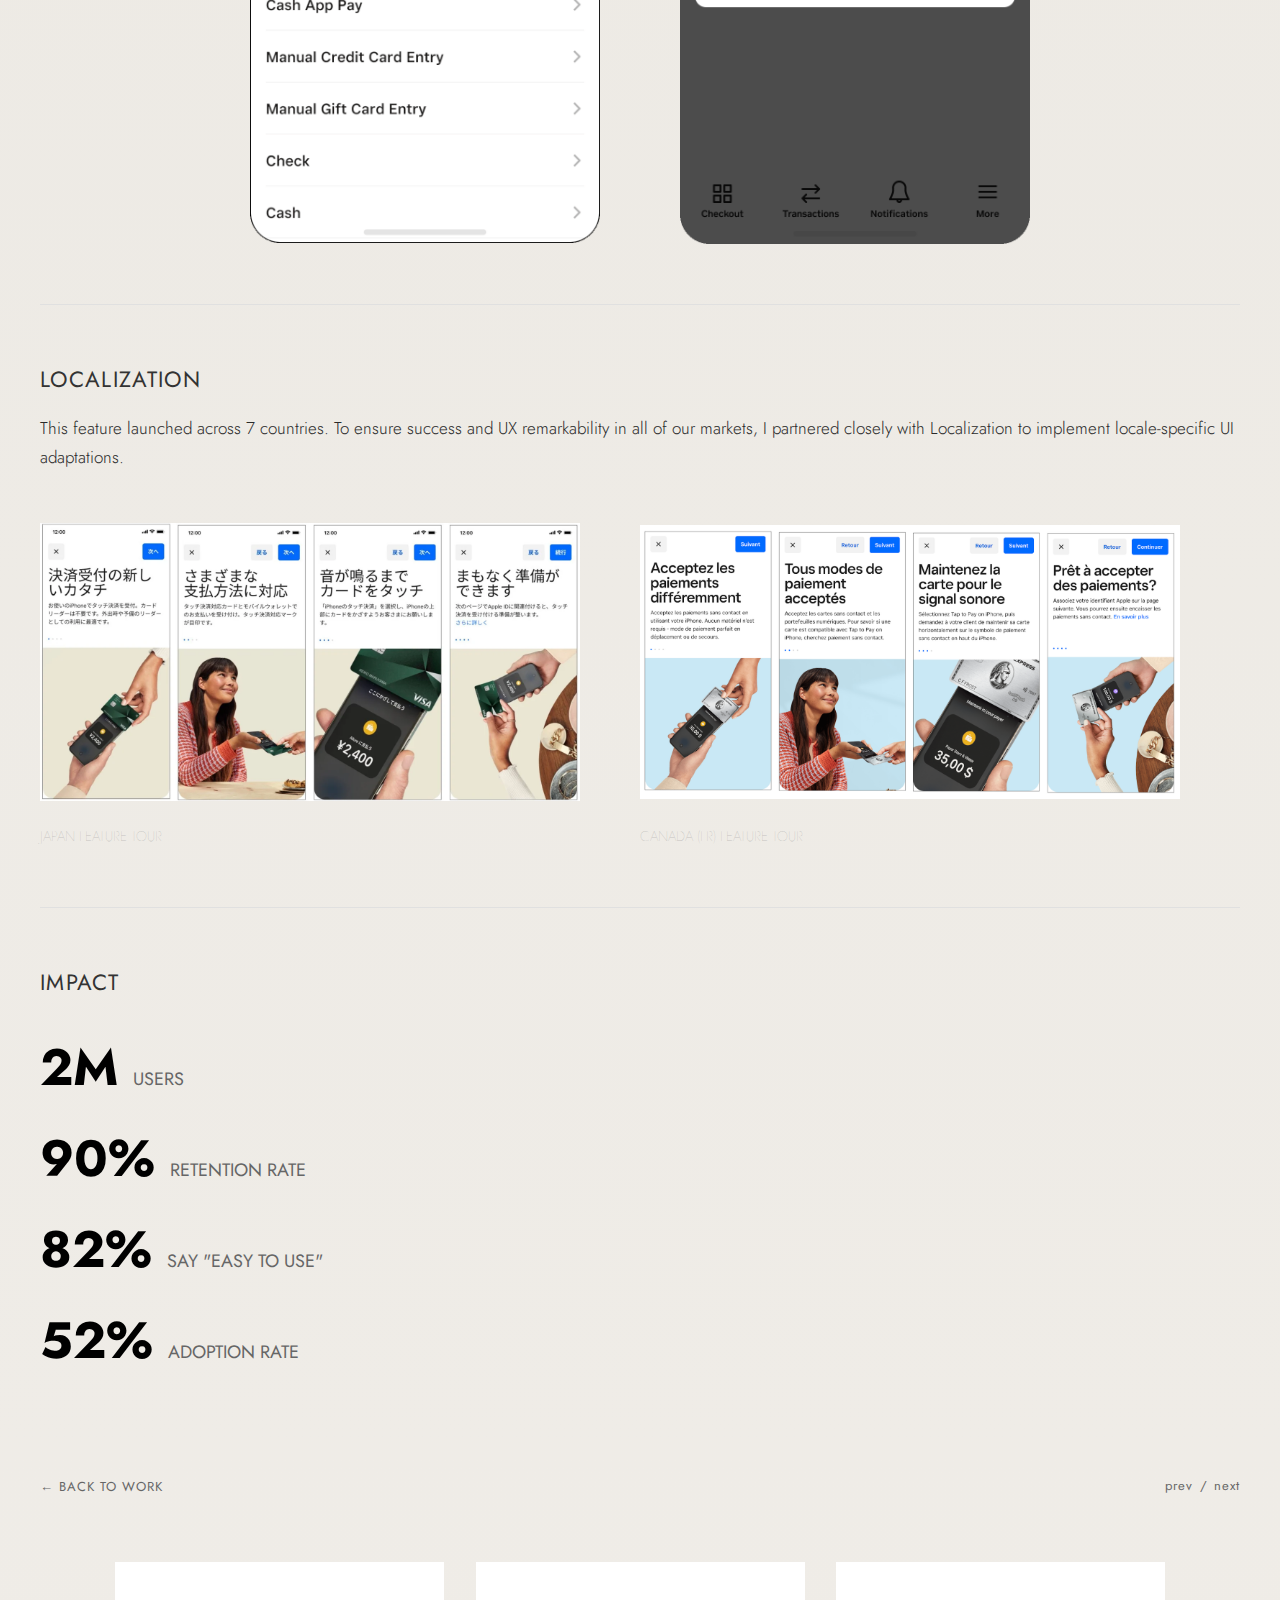
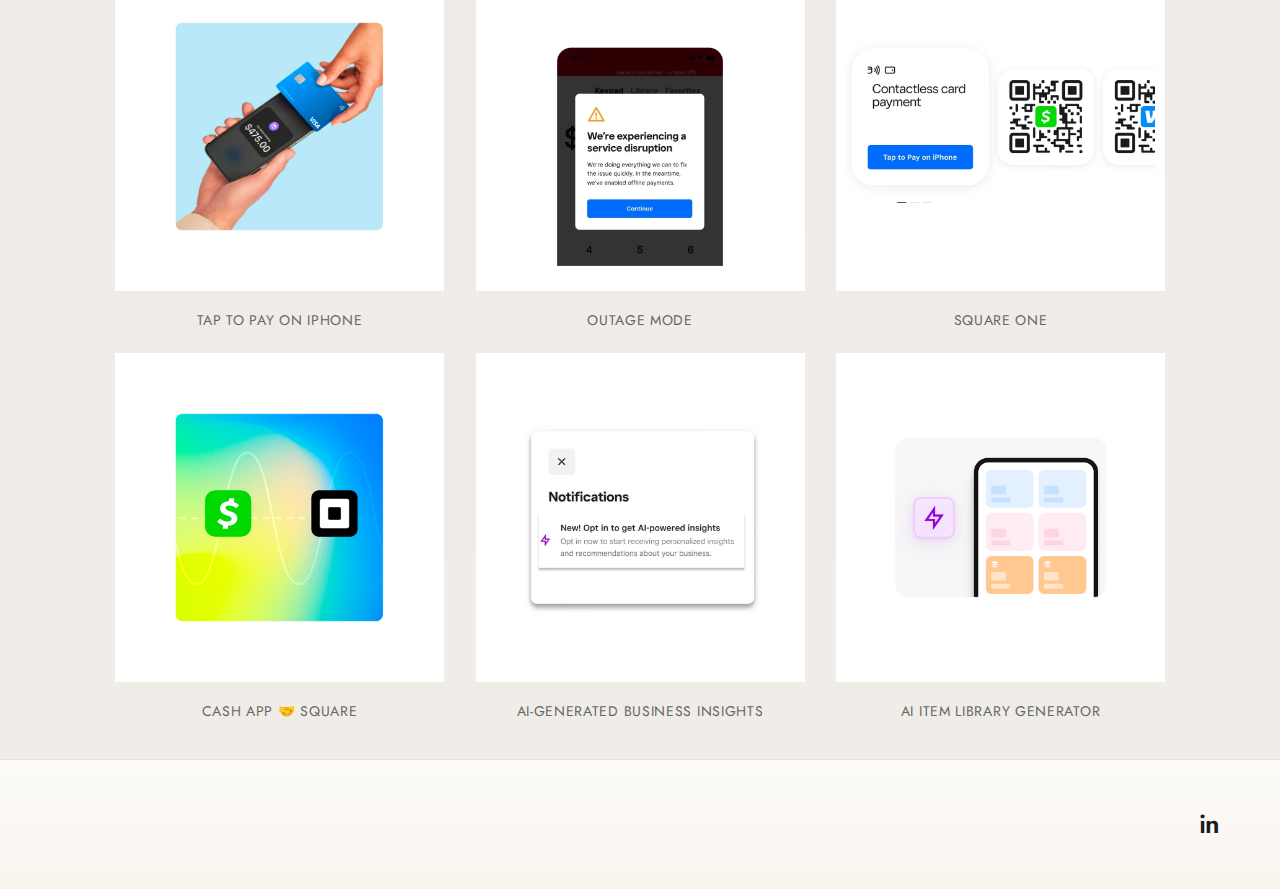
<file: tap-to-pay.html>
<!DOCTYPE html>
<html lang="en">
<head>
    <meta charset="UTF-8">
    <meta name="viewport" content="width=device-width, initial-scale=1.0">
    <title>Tap to Pay on iPhone | Isabel Bakhshi</title>
    <link rel="preconnect" href="https://fonts.googleapis.com">
    <link rel="preconnect" href="https://fonts.gstatic.com" crossorigin>
    <link href="https://fonts.googleapis.com/css2?family=Jost:wght@300;400;500;600;700&family=Montserrat:wght@400;500;600;700&display=swap" rel="stylesheet">
    <link rel="stylesheet" href="styles.css">
</head>
<body>
    <header>
        <div class="header-left">
            <h1 class="name">ISABEL BAKHSHI</h1>
            <p class="title">SENIOR UX CONTENT DESIGNER</p>
        </div>
        <nav class="header-right">
            <a href="index.html">WORK</a>
            <a href="experience.html">EXPERIENCE</a>
            <a href="about.html">ABOUT</a>
        </nav>
    </header>

    <main>
        <div class="project-section">
            <div class="project-content">
                <!-- Company Label -->
                <div class="project-company">SQUARE</div>

                <!-- Project Title -->
                <h2 class="project-heading">TAP TO PAY ON IPHONE</h2>

                <!-- Hero Image -->
                <div class="project-hero">
                    <img src="images/TTPi/TTPi%20hero.webp" alt="Tap to Pay on iPhone">
                </div>

                <!-- Hero Description -->
                <div class="project-hero-description">
                    <p>A REVOLUTIONARY NEW TECHNOLOGY ALLOWING BUSINESSES TO TAKE PAYMENTS DIRECTLY ON AN IPHONE.</p>
                </div>

                <!-- Two Column Layout (matches Outage Mode: narrow GIF, wider text) -->
                <div class="project-details-layout" style="grid-template-columns: 0.5fr 1.5fr;">
                    <!-- Left Column - GIF -->
                    <div class="project-details-left">
                        <div class="project-gif">
                            <img src="images/TTPi/CleanShot%2B2024-09-19%2Bat%2B12.28.49.gif" alt="Tap to Pay on iPhone animation" style="max-width: 350px; width: 100%;">
                        </div>
                    </div>

                    <!-- Right Column - Project Details -->
                    <div class="project-details-right">
                        <div class="project-detail-section">
                            <h3 class="project-detail-heading">THE PROJECT</h3>
                            <p>Design and introduce a new product experience known as Tap to Pay on iPhone—a brand new technology that allows businesses on Square to take contactless payments directly on their iPhones.</p>
                        </div>

                        <div class="project-detail-section">
                            <h3 class="project-detail-heading">MY ROLE</h3>
                            <ul class="project-role-list">
                                <li>Lead Content Designer</li>
                                <li>Content Strategy</li>
                                <li>UX Writing</li>
                            </ul>
                        </div>
                    </div>
                </div>

                <!-- MY PROCESS Section -->
                <div class="project-process-section">
                    <div class="project-process-layout">
                        <h3 class="project-process-heading">MY PROCESS</h3>
                        <p class="project-process-intro">Key parts of my process and a sample of my work can be found below. For a full case study, contact me.</p>
                        
                        <!-- Two Column Layout for Understanding the Audience -->
                        <div class="project-process-audience-layout">
                            <!-- Left Column - Text -->
                            <div class="project-process-audience-left">
                                <h4 class="project-process-subheading">UNDERSTANDING THE AUDIENCE</h4>
                                <p class="project-process-text">We defined the audience by creating user profiles and assigning use cases based on past interviews and alpha users as a starting point.</p>
                            </div>
                            
                            <!-- Right Column - Venn Diagram Image -->
                            <div class="project-process-audience-right">
                                <div class="venn-diagram-image">
                                    <img src="images/TTPi/Two.webp" alt="Venn diagram showing New Sellers and Existing Sellers">
                                </div>
                            </div>
                        </div>
                    </div>
                    
                    <!-- Divider Line -->
                    <div class="project-process-divider"></div>
                </div>

                <!-- DESIGNING FOR THE AUDIENCE Section -->
                <div class="project-designing-section">
                    <div class="project-designing-layout">
                        <!-- Left Column - Image -->
                        <div class="project-designing-left">
                            <div class="project-image">
                                <img src="images/TTPi/Frame%2B4212620.webp" alt="Designing for the audience flowchart">
                            </div>
                        </div>
                        
                        <!-- Right Column - Text -->
                        <div class="project-designing-right">
                            <h4 class="project-designing-heading">DESIGNING FOR THE AUDIENCE</h4>
                            <p class="project-designing-text">I partnered with product design to work through flows. We considered design implications based on entry points and audience segments, as well as capabilities and differences across various software, hardware, devices, and platforms.</p>
                        </div>
                    </div>
                    
                    <!-- Divider Line -->
                    <div class="project-process-divider"></div>
                </div>

                <!-- COMMUNICATING WITH THE AUDIENCE Section -->
                <div class="project-communicating-section">
                    <div class="project-communicating-content">
                        <h4 class="project-communicating-heading">COMMUNICATING WITH THE AUDIENCE</h4>
                        <p class="project-communicating-text">Tap to Pay on iPhone was a content-heavy project that touched dozens of surfaces. A sample of my work on key surfaces can be found below.</p>
                        
                        <!-- FEATURE TOUR Subsection -->
                        <div class="project-feature-tour-subsection">
                            <h5 class="project-feature-tour-heading">FEATURE TOUR</h5>
                            <p class="project-feature-tour-text">The feature tour orients users to the feature so they're ready to take their first payment. By the end of the tour, users should understand what Tap to Pay on iPhone is, why it's valuable, and how it works.</p>
                        </div>
                    </div>
                    
                    <!-- Feature Tour Image - Full Width -->
                    <div class="project-feature-tour-image-full">
                        <img src="images/TTPi/Group%2B4212554%2B(1).webp" alt="Feature tour screens">
                    </div>
                    
                    <div class="project-communicating-content">
                        <!-- ENABLEMENT Subsection -->
                        <div class="project-enablement-subsection">
                            <h5 class="project-enablement-heading">ENABLEMENT</h5>
                            <p class="project-enablement-text">The enablement modal introduces the feature, with the goal of getting users to enable it right away.</p>
                        </div>
                    </div>
                    
                    <!-- Enablement Image - Full Width -->
                    <div class="project-enablement-image-full">
                        <img src="images/TTPi/Group%2B4212556%2B(1).webp" alt="Enablement screens">
                    </div>
                    
                    <div class="project-communicating-content">
                        <!-- ERROR STATES Subsection -->
                        <div class="project-error-states-subsection">
                            <h5 class="project-error-states-heading">ERROR STATES</h5>
                            <p class="project-error-states-text">Here's a snapshot of my approach to handling Square and Apple errors for this project and final designs.</p>
                        </div>
                    </div>
                    
                    <!-- Error States Image - Full Width -->
                    <div class="project-error-states-image-full">
                        <img src="images/TTPi/Frame%2B4212596%2B(2).webp" alt="Error states">
                    </div>
                    
                    <div class="project-communicating-content">
                        <!-- Example of Final Error States Text -->
                        <p class="project-error-states-example-text">Example of final error states and messaging</p>
                    </div>
                    
                    <!-- Error States GIFs - Side by Side -->
                    <div class="project-error-states-gifs">
                        <div class="project-error-gif">
                            <img src="images/TTPi/ezgif-3-913855a4a8.gif" alt="Error state animation">
                        </div>
                        <div class="project-error-gif">
                            <img src="images/TTPi/ezgif-7-0505f6c171.gif" alt="Error state animation">
                        </div>
                    </div>
                    
                    <!-- Divider Line -->
                    <div class="project-process-divider"></div>
                </div>

                <!-- LOCALIZATION Section -->
                <div class="project-localization-section">
                    <div class="project-localization-content">
                        <h4 class="project-localization-heading">LOCALIZATION</h4>
                        <p class="project-localization-text">This feature launched across 7 countries. To ensure success and UX remarkability in all of our markets, I partnered closely with Localization to implement locale-specific UI adaptations.</p>
                    </div>
                    
                    <!-- Localization Images - Side by Side -->
                    <div class="project-localization-images">
                        <div class="project-localization-image-item">
                            <div class="project-localization-image">
                                <img src="images/TTPi/87713.webp" alt="Japan Feature Tour">
                            </div>
                            <p class="project-localization-caption">JAPAN FEATURE TOUR</p>
                        </div>
                        <div class="project-localization-image-item">
                            <div class="project-localization-image">
                                <img src="images/TTPi/TTPiCA.webp" alt="Canada Feature Tour">
                            </div>
                            <p class="project-localization-caption">CANADA (FR) FEATURE TOUR</p>
                        </div>
                    </div>
                    
                    <!-- Divider Line -->
                    <div class="project-process-divider"></div>
                </div>

                <!-- IMPACT Section -->
                <div class="project-impact-section">
                    <div class="project-impact-content">
                        <h4 class="project-impact-heading">IMPACT</h4>
                        <div class="project-impact-stats">
                            <div class="project-impact-stat">
                                <span class="project-impact-value">2M</span>
                                <span class="project-impact-label">USERS</span>
                            </div>
                            <div class="project-impact-stat">
                                <span class="project-impact-value">90%</span>
                                <span class="project-impact-label">RETENTION RATE</span>
                            </div>
                            <div class="project-impact-stat">
                                <span class="project-impact-value">82%</span>
                                <span class="project-impact-label">SAY "EASY TO USE"</span>
                            </div>
                            <div class="project-impact-stat">
                                <span class="project-impact-value">52%</span>
                                <span class="project-impact-label">ADOPTION RATE</span>
                            </div>
                        </div>
                    </div>
                </div>

                <!-- Navigation and Back to Work -->
                <div class="project-navigation-footer">
                    <div class="project-back">
                        <a href="index.html" class="back-link">← Back to Work</a>
                    </div>
                    <div class="project-nav-arrows">
                        <a href="#" class="project-nav-prev">prev</a>
                        <span class="project-nav-divider">/</span>
                        <a href="outage-mode.html" class="project-nav-next">next</a>
                    </div>
                </div>
            </div>
        </div>
        
        <!-- Project Navigation Tiles -->
        <div class="project-nav-tiles-section">
            <div class="project-nav-tiles-grid">
                <a href="tap-to-pay.html" class="project-nav-tile">
                    <div class="project-nav-image">
                        <img src="images/Tap to Pay.webp" alt="Tap to Pay on iPhone">
                    </div>
                    <h3 class="project-nav-title">TAP TO PAY ON IPHONE</h3>
                </a>
                
                <a href="outage-mode.html" class="project-nav-tile">
                    <div class="project-nav-image">
                        <img src="images/Outage Mode.webp" alt="Outage Mode">
                    </div>
                    <h3 class="project-nav-title">OUTAGE MODE</h3>
                </a>
                
                <a href="square-one.html" class="project-nav-tile">
                    <div class="project-nav-image">
                        <img src="images/Square One.webp" alt="Square One">
                    </div>
                    <h3 class="project-nav-title">SQUARE ONE</h3>
                </a>
                
                <a href="cash-app-square.html" class="project-nav-tile">
                    <div class="project-nav-image">
                        <img src="images/Cash App + Square.webp" alt="Cash App Square">
                    </div>
                    <h3 class="project-nav-title">CASH APP 🤝 SQUARE</h3>
                </a>
                
                <a href="square-strategist.html" class="project-nav-tile">
                    <div class="project-nav-image">
                        <img src="images/Square Strategist AI.webp" alt="AI-Generated Business Insights">
                    </div>
                    <h3 class="project-nav-title">AI-GENERATED BUSINESS INSIGHTS</h3>
                </a>
                
                <a href="ai-item-library.html" class="project-nav-tile">
                    <div class="project-nav-image">
                        <img src="images/AI Library.webp" alt="AI Item Library Generator">
                    </div>
                    <h3 class="project-nav-title">AI ITEM LIBRARY GENERATOR</h3>
                </a>
            </div>
        </div>
    </main>

    <footer>
        <div class="footer-content">
            <a href="https://www.linkedin.com/in/isabelhb/" target="_blank" class="linkedin-link">in</a>
        </div>
    </footer>

    <script src="script.js"></script>
</body>
</html>
</file>
<file: styles.css>
* {
    margin: 0;
    padding: 0;
    box-sizing: border-box;
}

body {
    font-family: 'Jost', -apple-system, BlinkMacSystemFont, 'Segoe UI', 'Helvetica Neue', Arial, sans-serif;
    font-weight: 300;
    font-size: 17px;
    text-decoration: none;
    text-transform: none;
    line-height: 1.7em;
    background: linear-gradient(180deg, #f5f3ef 0%, #ebe8e2 50%, #f0ede8 100%);
    color: #2a2a2a;
    overflow-x: hidden;
    -webkit-font-smoothing: antialiased;
    -moz-osx-font-smoothing: grayscale;
    position: relative;
}

/* Background graphics – floating orbs + grain (ad-agency vibe) */
.bg-graphics {
    position: fixed;
    inset: 0;
    z-index: -1;
    pointer-events: none;
    overflow: hidden;
}

.orb {
    position: absolute;
    border-radius: 50%;
    filter: blur(80px);
    opacity: 0.35;
    animation: orb-float 18s ease-in-out infinite;
}

.orb-1 {
    width: clamp(280px, 40vw, 520px);
    height: clamp(280px, 40vw, 520px);
    background: radial-gradient(circle, rgba(180, 160, 200, 0.5) 0%, rgba(140, 120, 180, 0.2) 50%, transparent 70%);
    top: -10%;
    left: -5%;
    animation-delay: 0s;
}

.orb-2 {
    width: clamp(240px, 35vw, 440px);
    height: clamp(240px, 35vw, 440px);
    background: radial-gradient(circle, rgba(160, 180, 220, 0.45) 0%, rgba(100, 140, 200, 0.2) 50%, transparent 70%);
    top: 20%;
    right: -8%;
    animation-delay: -5s;
}

.orb-3 {
    width: clamp(260px, 38vw, 480px);
    height: clamp(260px, 38vw, 480px);
    background: radial-gradient(circle, rgba(200, 170, 160, 0.4) 0%, rgba(180, 140, 130, 0.15) 50%, transparent 70%);
    bottom: -5%;
    left: 10%;
    animation-delay: -10s;
}

.orb-4 {
    width: clamp(200px, 28vw, 360px);
    height: clamp(200px, 28vw, 360px);
    background: radial-gradient(circle, rgba(170, 200, 180, 0.35) 0%, rgba(130, 170, 150, 0.15) 50%, transparent 70%);
    bottom: 15%;
    right: 15%;
    animation-delay: -7s;
}

@keyframes orb-float {
    0%, 100% { transform: translate(0, 0) scale(1); }
    33% { transform: translate(2%, -3%) scale(1.02); }
    66% { transform: translate(-2%, 2%) scale(0.98); }
}

.grain {
    position: absolute;
    inset: 0;
    background-image: url("data:image/svg+xml,%3Csvg viewBox='0 0 256 256' xmlns='http://www.w3.org/2000/svg'%3E%3Cfilter id='n'%3E%3CfeTurbulence type='fractalNoise' baseFrequency='0.85' numOctaves='4' stitchTiles='stitch'/%3E%3C/filter%3E%3Crect width='100%25' height='100%25' filter='url(%23n)' opacity='0.04'/%3E%3C/svg%3E");
    background-repeat: repeat;
    mix-blend-mode: overlay;
    pointer-events: none;
}

@media (prefers-reduced-motion: reduce) {
    .orb { animation: none; }
    .work-item,
    .work-section-header { opacity: 1; transform: none; transition: none; }
    .work-item.in-view { opacity: 1; transform: none; }
    .work-section-header.in-view { opacity: 1; transform: none; }
}

/* Heading Colors and Typography */
h1 {
    font-family: 'Jost', -apple-system, BlinkMacSystemFont, 'Segoe UI', 'Helvetica Neue', Arial, sans-serif;
    font-weight: 300;
    font-size: 2em;
    letter-spacing: 0.06em; /* Previous letter spacing */
    text-decoration: none;
    text-transform: uppercase;
    line-height: 1.5em;
    color: #000000; /* Heading 1 Color: Black */
}

h2 {
    font-family: 'Jost', -apple-system, BlinkMacSystemFont, 'Segoe UI', 'Helvetica Neue', Arial, sans-serif;
    font-weight: 300;
    font-size: 1.6em;
    letter-spacing: 0.06em; /* Previous letter spacing */
    text-decoration: none;
    text-transform: uppercase;
    line-height: 1.2em;
    color: #000000; /* Heading 2 Color: Black */
}

h3 {
    font-family: 'Jost', -apple-system, BlinkMacSystemFont, 'Segoe UI', 'Helvetica Neue', Arial, sans-serif;
    font-weight: 400;
    font-size: 1.3em; /* Previous size */
    letter-spacing: 0.06em; /* Previous letter spacing */
    text-decoration: none;
    text-transform: uppercase;
    line-height: 1.2em;
    color: #666666; /* Previous color */
}

/* Body Link Colors - only applies to links not in navigation */
main a,
footer a:not(.linkedin-link) {
    color: #000000;
    transition: all 0.3s ease;
}

main a:hover,
footer a:not(.linkedin-link):hover {
    color: #666666;
}

header {
    display: flex;
    justify-content: space-between;
    align-items: flex-start;
    padding: 50px 60px;
    position: relative;
    padding-top: 80px;
    transition: all 0.3s ease;
    background: linear-gradient(180deg, #fdfbf7 0%, #f8f5ef 100%);
    border-bottom: 1px solid #e5e1d9;
    margin-bottom: 0;
    animation: fadeIn 0.8s ease-out;
}

@keyframes fadeIn {
    from {
        opacity: 0;
    }
    to {
        opacity: 1;
    }
}

.header-left {
    flex: 1;
}

.name {
    font-family: 'Jost', -apple-system, BlinkMacSystemFont, 'Segoe UI', 'Helvetica Neue', Arial, sans-serif;
    font-size: 36px;
    font-weight: 500;
    font-style: normal;
    letter-spacing: 2px;
    text-decoration: none;
    text-transform: uppercase;
    color: #1a1a1a;
    margin-bottom: 12px;
    line-height: 1.2;
    transition: all 0.3s ease;
}

.name:hover {
    color: #4a4a4a;
}

.title {
    font-family: 'Proxima Nova', 'Montserrat', -apple-system, BlinkMacSystemFont, 'Segoe UI', 'Helvetica Neue', Arial, sans-serif;
    font-size: 14px;
    font-weight: 400;
    font-style: normal;
    letter-spacing: 2px;
    text-decoration: none;
    text-transform: uppercase;
    line-height: 1.4em;
    color: #888888;
}

/* Typewriter cursor - home page only */
.typing-cursor {
    display: inline-block;
    margin-left: 2px;
    font-weight: 300;
    color: #888888;
    animation: cursor-blink 1s step-end infinite;
    vertical-align: baseline;
}

@keyframes cursor-blink {
    0%, 50% { opacity: 1; }
    51%, 100% { opacity: 0; }
}

.header-right {
    display: flex;
    gap: 30px; /* Previous spacing */
    align-items: center;
}

.header-right a {
    font-family: 'Jost', -apple-system, BlinkMacSystemFont, 'Segoe UI', 'Helvetica Neue', Arial, sans-serif;
    font-size: 12px;
    font-weight: 400;
    font-style: normal;
    letter-spacing: 2px;
    text-decoration: none;
    text-transform: uppercase;
    line-height: 1.6em;
    color: #666666;
    transition: all 0.4s cubic-bezier(0.4, 0, 0.2, 1);
    position: relative;
}

.header-right a::after {
    content: '';
    position: absolute;
    bottom: -4px;
    left: 0;
    width: 0;
    height: 1.5px;
    background-color: #1a1a1a;
    transition: width 0.4s cubic-bezier(0.4, 0, 0.2, 1);
}

.header-right a:hover {
    color: #1a1a1a;
}

.header-right a:hover::after {
    width: 100%;
}

.header-right a:active {
    color: #1a1a1a;
}

/* Mobile Menu Toggle Button */
.mobile-menu-toggle {
    display: none;
    background: none;
    border: none;
    cursor: pointer;
    font-family: 'Jost', -apple-system, BlinkMacSystemFont, 'Segoe UI', 'Helvetica Neue', Arial, sans-serif;
    font-size: 13px;
    font-weight: 400;
    letter-spacing: 1px;
    text-transform: uppercase;
    color: #808080;
    padding: 0;
    transition: color 0.2s;
}

.mobile-menu-toggle:hover {
    color: #000000;
}

.mobile-menu-toggle span {
    display: block;
}

/* Mobile Menu Dropdown */
.mobile-menu {
    display: none;
    flex-direction: column;
    gap: 20px;
    position: absolute;
    top: calc(100% + 10px);
    left: 50%;
    transform: translateX(-50%);
    width: calc(100% - 40px);
    max-width: 300px;
    background-color: #ffffff;
    padding: 30px 20px;
    box-shadow: 0 4px 12px rgba(0, 0, 0, 0.1);
    z-index: 1000;
}

.mobile-menu.active {
    display: flex;
}

.mobile-menu a {
    font-family: 'Jost', -apple-system, BlinkMacSystemFont, 'Segoe UI', 'Helvetica Neue', Arial, sans-serif;
    font-size: 13px;
    font-weight: 400;
    letter-spacing: 1px;
    text-decoration: none;
    text-transform: uppercase;
    color: #808080;
    text-align: center;
    transition: color 0.2s;
    padding: 10px 0;
}

.mobile-menu a:hover {
    color: #000000;
}

main {
    padding: 0 24px;
    min-height: calc(100vh - 200px);
    background: linear-gradient(180deg, #f5f3ef 0%, #ebe8e2 50%, #f0ede8 100%);
    position: relative;
}

.work-section {
    margin-top: 0;
    max-width: 1600px;
    margin-left: auto;
    margin-right: auto;
    padding: 80px 60px;
    background: linear-gradient(180deg, #f8f6f2 0%, #f0ede8 50%, #f5f3ef 100%);
    position: relative;
}

.work-section-header {
    max-width: 100%;
    margin-bottom: 50px;
    opacity: 0;
    transform: translateY(24px);
    transition: opacity 0.7s cubic-bezier(0.16, 1, 0.3, 1), transform 0.7s cubic-bezier(0.16, 1, 0.3, 1);
}

.work-section-header.in-view {
    opacity: 1;
    transform: translateY(0);
}

.work-section-header h2 {
    font-size: 11px;
    letter-spacing: 3px;
    color: #888888;
    font-weight: 400;
    text-transform: uppercase;
    margin: 0;
}

.work-grid {
    display: grid;
    grid-template-columns: repeat(3, 1fr);
    gap: 35px 30px;
    max-width: 100%;
    margin: 0 auto;
    perspective: 1200px;
}

.work-item {
    --tilt-x: 0deg;
    --tilt-y: 0deg;
    transform-style: preserve-3d;
    display: flex;
    flex-direction: column;
    cursor: pointer;
    transition: transform 0.5s cubic-bezier(0.16, 1, 0.3, 1), box-shadow 0.5s cubic-bezier(0.16, 1, 0.3, 1), background 0.5s ease, opacity 0.7s cubic-bezier(0.16, 1, 0.3, 1);
    text-decoration: none;
    color: inherit;
    padding: 10px;
    border-radius: 8px;
    position: relative;
    opacity: 0;
    transform: translateY(48px) rotateX(var(--tilt-x)) rotateY(var(--tilt-y));
}

.work-item.in-view {
    opacity: 1;
    transform: translateY(0) rotateX(var(--tilt-x)) rotateY(var(--tilt-y));
    transition: opacity 0.7s cubic-bezier(0.16, 1, 0.3, 1) var(--reveal-delay, 0s),
                transform 0.7s cubic-bezier(0.16, 1, 0.3, 1) var(--reveal-delay, 0s),
                box-shadow 0.5s cubic-bezier(0.16, 1, 0.3, 1),
                background 0.5s ease;
}

.work-item:nth-child(1) { --reveal-delay: 0s; }
.work-item:nth-child(2) { --reveal-delay: 0.08s; }
.work-item:nth-child(3) { --reveal-delay: 0.16s; }
.work-item:nth-child(4) { --reveal-delay: 0.24s; }
.work-item:nth-child(5) { --reveal-delay: 0.32s; }
.work-item:nth-child(6) { --reveal-delay: 0.4s; }

.work-item::before {
    content: '';
    position: absolute;
    top: 0;
    left: 0;
    right: 0;
    bottom: 0;
    border-radius: 8px;
    background: linear-gradient(135deg, rgba(0,0,0,0.02) 0%, rgba(0,0,0,0) 100%);
    opacity: 0;
    transition: opacity 0.6s ease;
    pointer-events: none;
}

.work-item:hover {
    transform: translateY(-12px) rotateX(var(--tilt-x)) rotateY(var(--tilt-y));
    background: linear-gradient(135deg, #f5f3ef 0%, #f0ede8 100%);
    box-shadow: 0 20px 50px rgba(0, 0, 0, 0.12);
}

.work-item:hover::before {
    opacity: 1;
}

.work-item:hover .work-image img {
    opacity: 0.92;
    transform: scale(1.08);
}

.work-image {
    width: 100%;
    aspect-ratio: 1;
    background: linear-gradient(135deg, #f0eee8 0%, #eae6df 100%);
    border-radius: 8px;
    overflow: hidden;
    margin-bottom: 20px;
    display: flex;
    align-items: center;
    justify-content: center;
    padding: 4%;
    box-sizing: border-box;
    transition: transform 0.5s cubic-bezier(0.16, 1, 0.3, 1), box-shadow 0.5s ease, background 0.5s ease;
    border: none;
    position: relative;
}

.work-item-cta {
    position: absolute;
    inset: 0;
    display: flex;
    align-items: center;
    justify-content: center;
    background: rgba(0, 0, 0, 0.5);
    color: #fff;
    font-family: 'Jost', sans-serif;
    font-size: 12px;
    font-weight: 500;
    letter-spacing: 2px;
    text-transform: uppercase;
    opacity: 0;
    transform: translateY(12px);
    transition: opacity 0.4s cubic-bezier(0.16, 1, 0.3, 1), transform 0.4s cubic-bezier(0.16, 1, 0.3, 1);
    backdrop-filter: blur(4px);
}

.work-item:hover .work-item-cta {
    opacity: 1;
    transform: translateY(0);
}

.work-item:hover .work-image {
    background: linear-gradient(135deg, #e8e5de 0%, #e2dfd6 100%);
    box-shadow: 0 12px 36px rgba(0, 0, 0, 0.15);
    transform: scale(1.03);
}

.work-image img {
    width: 100%;
    height: 100%;
    object-fit: contain;
    display: block;
    opacity: 1;
    transition: opacity 0.5s cubic-bezier(0.16, 1, 0.3, 1), transform 0.5s cubic-bezier(0.16, 1, 0.3, 1);
}

.work-title {
    font-size: 13px; /* Previous size */
    font-weight: 400; /* Previous weight */
    color: #2a2a2a; /* Previous color */
    text-align: left; /* Left align for modern feel */
    letter-spacing: 1.5px; /* Previous letter spacing */
    line-height: 1.5;
    margin-top: 4px;
    transition: all 0.4s ease;
    padding-left: 2px;
}

.work-item:hover .work-title {
    color: #000000;
    transform: translateX(2px);
}

footer {
    padding: 50px 60px;
    display: flex;
    justify-content: flex-end;
    border-top: 1px solid #e5e1d9;
    margin-top: 0;
    background: linear-gradient(180deg, #fdfbf7 0%, #f8f5ef 100%);
    position: relative;
}

footer:has(.footer-text) {
    justify-content: center;
}

.footer-content {
    display: flex;
    align-items: center;
    justify-content: flex-end;
    width: 100%;
}

.footer-content:has(.footer-text) {
    justify-content: space-between;
}

.linkedin-link {
    color: #1a1a1a;
    text-decoration: none;
    font-size: 26px;
    font-weight: 600;
    letter-spacing: -0.3px;
    transition: all 0.4s cubic-bezier(0.4, 0, 0.2, 1);
    display: inline-block;
    position: relative;
}

.linkedin-link::after {
    content: '';
    position: absolute;
    bottom: -2px;
    left: 0;
    width: 0;
    height: 1.5px;
    background-color: #1a1a1a;
    transition: width 0.5s cubic-bezier(0.4, 0, 0.2, 1);
}

.linkedin-link:hover {
    color: #000000;
    transform: translateY(-1px);
}

.linkedin-link:hover::after {
    width: 100%;
}

.linkedin-link:hover {
    color: #000000; /* Social Icon (Hover) Color: Black */
}

/* Responsive Design */
@media (max-width: 1024px) {
    .work-grid {
        grid-template-columns: repeat(2, 1fr);
        gap: 3%;
    }

    header {
        padding: 60px 75px 40px;
    }

    main {
        padding: 0 75px 50px;
    }
}

@media (max-width: 768px) {
    header {
        flex-direction: column;
        padding: 40px 50px 40px;
        gap: 30px;
        position: relative;
        align-items: center;
        border-bottom: 1px solid #f0f0f0;
    }
    
    .work-section {
        padding: 60px 50px !important;
    }
    
    .work-section-header {
        margin-bottom: 40px !important;
    }
    
    .work-grid {
        gap: 30px 25px;
    }

    .name {
        font-size: 30px; /* Mobile Logo Size: 30px (approximate for name) */
    }

    .header-right {
        display: none; /* Hide regular nav on mobile */
    }

    .mobile-menu-toggle {
        display: block;
        margin-top: 10px;
    }

    main {
        padding: 0 50px 60px;
    }

    .work-section {
        margin-top: 60px;
        padding-bottom: 60px;
    }

    .work-grid {
        grid-template-columns: 1fr;
        gap: 30px;
    }

    footer {
        padding: 20px 50px 30px;
        position: fixed;
        bottom: 0;
        left: 0;
        right: 0;
        background: linear-gradient(180deg, #fdfbf7 0%, #f8f5ef 100%);
        z-index: 100;
        border-top: 1px solid #e5e1d9;
    }
    
    .footer-content {
        justify-content: flex-end;
    }
    
    /* Add bottom padding to main content on mobile to account for fixed footer */
    main {
        padding-bottom: 100px !important;
    }
}

@media (max-width: 480px) {
    .name {
        font-size: 30px; /* Mobile Logo Size: 30px */
    }

    .title {
        font-size: 14px;
    }

    .header-right {
        display: none; /* Hide regular nav on mobile */
    }

    .mobile-menu-toggle {
        display: block;
        margin-top: 10px;
    }

    header {
        padding: 30px 20px 40px;
        position: relative;
        align-items: center;
    }

    main {
        padding: 0;
    }
    
    .work-section {
        padding: 50px 20px !important;
    }
    
    .work-section-header {
        margin-bottom: 30px !important;
    }
    
    .work-section-header h2 {
        font-size: 10px !important;
    }
    
    .work-grid {
        gap: 25px;
    }
    
    .work-item {
        padding: 8px;
    }

    footer {
        padding: 20px 20px 30px;
        position: fixed;
        bottom: 0;
        left: 0;
        right: 0;
        background: linear-gradient(180deg, #fdfbf7 0%, #f8f5ef 100%);
        z-index: 100;
        border-top: 1px solid #e5e1d9;
    }
    
    .footer-content {
        justify-content: flex-end;
    }
    
    /* Add bottom padding to main content on mobile to account for fixed footer */
    main {
        padding-bottom: 100px !important;
    }
}

/* Experience Page Styles */
.experience-section {
    max-width: 1200px;
    margin: 0 auto;
    padding-top: 60px;
}

.experience-content {
    max-width: 800px;
    margin: 0 auto;
}

.experience-heading {
    margin-bottom: 20px;
}

.experience-intro {
    margin-bottom: 40px;
}

.divider {
    height: 1px;
    background-color: #e0e0e0;
    margin: 40px 0;
    width: 100%;
}

.experience-role {
    margin-bottom: 40px;
}

.role-date {
    font-family: 'Jost', -apple-system, BlinkMacSystemFont, 'Segoe UI', 'Helvetica Neue', Arial, sans-serif;
    font-size: 13px;
    font-weight: 400;
    color: #666666;
    text-transform: uppercase;
    letter-spacing: 1px;
    margin-bottom: 8px;
}

.role-title {
    font-family: 'Jost', -apple-system, BlinkMacSystemFont, 'Segoe UI', 'Helvetica Neue', Arial, sans-serif;
    font-size: 16px;
    font-weight: 500;
    color: #000000;
    text-transform: uppercase;
    letter-spacing: 0.5px;
    margin-bottom: 12px;
}

.role-description {
    margin: 0;
}

.footer-text {
    font-family: 'Jost', -apple-system, BlinkMacSystemFont, 'Segoe UI', 'Helvetica Neue', Arial, sans-serif;
    font-weight: 100;
    font-size: 18px;
    line-height: 1.4em;
    color: #666666;
    margin: 0;
}

.footer-text a {
    color: #000000;
    text-decoration: none;
    transition: color 0.2s;
}

.footer-text a:hover {
    color: #666666;
}

footer .footer-content:has(.footer-text) {
    max-width: 1200px;
    margin: 0 auto;
    justify-content: space-between;
    width: 100%;
}

/* About Page Styles */
.about-section {
    max-width: 1200px;
    margin: 0 auto;
    padding-top: 60px;
}

.about-content {
    max-width: 100%;
}

.about-heading {
    margin-bottom: 40px;
}

.about-layout {
    display: grid;
    grid-template-columns: 1fr 1fr;
    gap: 60px;
    align-items: start;
}

.about-image-container {
    width: 100%;
}

.about-image {
    position: relative;
    width: 80%;
    aspect-ratio: 3/4;
    overflow: visible;
}

.about-image img {
    width: 100%;
    height: 100%;
    object-fit: cover;
    object-position: center 20%;
    display: block;
    filter: none;
}

.image-overlay {
    position: absolute;
    top: 20px;
    left: -40px;
    background-color: #8B7355;
    padding: 20px 30px;
    color: #ffffff;
    font-family: 'Jost', -apple-system, BlinkMacSystemFont, 'Segoe UI', 'Helvetica Neue', Arial, sans-serif;
    font-size: 18px;
    font-weight: 400;
    text-transform: none;
    letter-spacing: 0;
    border-radius: 12px;
    z-index: 10;
    box-shadow: 0 2px 8px rgba(0, 0, 0, 0.1);
}

.about-text {
    display: flex;
    flex-direction: column;
    gap: 20px;
}

.about-text p {
    margin: 0;
}

/* Project Detail Page Styles */
.project-section {
    max-width: 1200px;
    margin: 0 auto;
    padding-top: 60px;
}

.project-content {
    max-width: 100%;
}

.project-company {
    font-family: 'Jost', -apple-system, BlinkMacSystemFont, 'Segoe UI', 'Helvetica Neue', Arial, sans-serif;
    font-size: 14px;
    font-weight: 400;
    color: #666666;
    text-transform: uppercase;
    letter-spacing: 1px;
    margin-bottom: 10px;
}

.project-back {
    margin: 0;
    text-align: left;
}

.project-navigation-footer .project-back {
    margin: 0;
}

.back-link {
    font-family: 'Jost', -apple-system, BlinkMacSystemFont, 'Segoe UI', 'Helvetica Neue', Arial, sans-serif;
    font-size: 13px;
    font-weight: 400;
    color: #666666;
    text-decoration: none;
    transition: color 0.2s;
    letter-spacing: 1px;
    text-transform: uppercase;
}

.back-link:hover {
    color: #000000;
}

.project-heading {
    margin-bottom: 40px;
}

.project-hero {
    width: 100%;
    margin-bottom: 20px;
    display: flex;
    justify-content: flex-start;
    background-color: #ffffff;
    min-height: 400px;
}

.project-hero img {
    width: 100%;
    max-width: 1200px;
    height: auto;
    display: block;
    object-fit: contain;
    background-color: transparent;
}

.project-hero-description {
    max-width: 1200px;
    margin: 10px auto 40px;
    text-align: left;
    padding-bottom: 30px;
    border-bottom: 1px solid #e0e0e0;
}

.project-hero-description p {
    font-family: 'Jost', -apple-system, BlinkMacSystemFont, 'Segoe UI', 'Helvetica Neue', Arial, sans-serif;
    font-size: 24px;
    font-weight: 400;
    color: #666666;
    text-transform: uppercase;
    letter-spacing: 1px;
    margin: 0;
}

.project-details-layout {
    display: grid;
    grid-template-columns: 1.5fr 1fr;
    gap: 60px;
    margin-bottom: 60px;
    align-items: start;
    max-width: 1200px;
    margin: 0 auto 60px;
}

.project-details-left {
    width: 100%;
}

.project-details-left .project-gif {
    width: 100%;
    display: flex;
    justify-content: flex-start;
    background-color: transparent;
}

.project-details-left .project-gif img {
    width: 100%;
    max-width: 75%;
    height: auto;
    display: block;
    object-fit: contain;
}

.project-details-right {
    width: 100%;
}

.project-detail-section {
    margin-bottom: 50px;
}

.project-detail-section:last-child {
    margin-bottom: 0;
}

.project-detail-heading {
    margin-bottom: 15px;
}

.project-detail-section p {
    margin: 0;
}

.project-role-list {
    list-style: disc;
    padding: 0;
    margin: 20px 0 0 20px;
}

.project-role-list li {
    margin-bottom: 10px;
    padding-left: 10px;
}

.project-role-list li:last-child {
    margin-bottom: 0;
}

/* MY PROCESS Section Styles */
.project-process-section {
    max-width: 1200px;
    margin: 0 auto 60px;
}

.project-process-layout {
    max-width: 1200px;
    margin: 0 auto;
}

.project-process-audience-layout {
    display: grid;
    grid-template-columns: 0.7fr 1.3fr;
    gap: 60px;
    align-items: start;
    margin-top: 80px;
}

.project-process-heading {
    margin-bottom: 10px;
    font-weight: 600; /* Bolder than default h3 */
    /* Uses h3 styles - uppercase, etc. */
}

.project-process-audience-left {
    width: 100%;
    padding-top: 40px;
}

.project-process-audience-right {
    width: 100%;
}

.project-process-intro {
    margin-bottom: 40px;
}

.project-process-subheading {
    font-family: 'Jost', -apple-system, BlinkMacSystemFont, 'Segoe UI', 'Helvetica Neue', Arial, sans-serif;
    font-size: 1.1em;
    font-weight: 500;
    color: #333333;
    text-transform: uppercase;
    letter-spacing: 0.06em;
    margin-bottom: 15px;
}

.project-process-text {
    margin-bottom: 30px;
}

.venn-diagram-image {
    width: 100%;
    margin: 0;
    display: flex;
    justify-content: flex-start;
}

.venn-diagram-image img {
    width: 100%;
    max-width: 100%;
    height: auto;
    display: block;
    object-fit: contain;
}

.project-process-divider {
    height: 1px;
    background-color: #e0e0e0;
    margin: 60px 0 0;
    width: 100%;
}

/* DESIGNING FOR THE AUDIENCE Section Styles */
.project-designing-section {
    max-width: 1200px;
    margin: 0 auto 60px;
}

.project-designing-layout {
    display: grid;
    grid-template-columns: 1fr 1fr;
    gap: 60px;
    align-items: start;
    margin-top: 60px;
}

.project-designing-left {
    width: 100%;
}

.project-designing-right {
    width: 100%;
}

.project-designing-heading {
    font-family: 'Jost', -apple-system, BlinkMacSystemFont, 'Segoe UI', 'Helvetica Neue', Arial, sans-serif;
    font-size: 1.3em;
    font-weight: 400;
    color: #333333;
    text-transform: uppercase;
    letter-spacing: 0.06em;
    margin-bottom: 20px;
}

.project-designing-text {
    margin: 0;
}

.project-designing-section .project-process-divider {
    margin-top: 60px;
}

/* COMMUNICATING WITH THE AUDIENCE Section Styles */
.project-communicating-section {
    max-width: 100%;
    margin: 0 auto 60px;
    width: 100%;
}

.project-communicating-content {
    max-width: 100%;
    margin-left: 0;
    margin-right: auto;
    padding: 0;
    text-align: left;
}

.project-communicating-heading {
    font-family: 'Jost', -apple-system, BlinkMacSystemFont, 'Segoe UI', 'Helvetica Neue', Arial, sans-serif;
    font-size: 1.3em;
    font-weight: 400;
    color: #333333;
    text-transform: uppercase;
    letter-spacing: 0.06em;
    margin-bottom: 20px;
}

.project-communicating-text {
    margin: 0 0 60px 0;
    max-width: 100%;
}

/* FEATURE TOUR Subsection Styles */
.project-feature-tour-subsection {
    margin-bottom: 60px;
    max-width: 100%;
}

.project-feature-tour-text {
    max-width: 100%;
}

.project-feature-tour-heading {
    font-family: 'Jost', -apple-system, BlinkMacSystemFont, 'Segoe UI', 'Helvetica Neue', Arial, sans-serif;
    font-size: 1.1em;
    font-weight: 500;
    color: #333333;
    text-transform: uppercase;
    letter-spacing: 0.06em;
    margin-bottom: 15px;
}

.project-feature-tour-text {
    margin: 0 0 40px 0;
}

.project-feature-tour-image-full {
    width: 100%;
    margin: 40px 0 60px;
    padding: 0;
    display: block;
    overflow: hidden;
}

.project-feature-tour-image-full img {
    width: 100%;
    height: auto;
    display: block;
    object-fit: contain;
}

/* ENABLEMENT Subsection Styles */
.project-enablement-subsection {
    margin-bottom: 0;
}

.project-enablement-heading {
    font-family: 'Jost', -apple-system, BlinkMacSystemFont, 'Segoe UI', 'Helvetica Neue', Arial, sans-serif;
    font-size: 1.1em;
    font-weight: 500;
    color: #333333;
    text-transform: uppercase;
    letter-spacing: 0.06em;
    margin-bottom: 15px;
}

.project-enablement-text {
    margin: 0 0 40px 0;
}

.project-enablement-image-full {
    width: 100%;
    max-width: 1000px;
    margin: 40px auto 60px;
    padding: 0;
    display: block;
    overflow: hidden;
}

.project-enablement-image-full img {
    width: 100%;
    height: auto;
    display: block;
    object-fit: contain;
}

/* ERROR STATES Subsection Styles */
.project-error-states-subsection {
    margin-bottom: 0;
}

.project-error-states-heading {
    font-family: 'Jost', -apple-system, BlinkMacSystemFont, 'Segoe UI', 'Helvetica Neue', Arial, sans-serif;
    font-size: 1.1em;
    font-weight: 500;
    color: #333333;
    text-transform: uppercase;
    letter-spacing: 0.06em;
    margin-bottom: 15px;
}

.project-error-states-text {
    margin: 0 0 40px 0;
}

.project-error-states-image-full {
    width: 100%;
    margin: 40px 0 60px;
    padding: 0;
    display: block;
    overflow: hidden;
}

.project-error-states-image-full img {
    width: 100%;
    height: auto;
    display: block;
    object-fit: contain;
}

.project-error-states-example-text {
    font-family: 'Jost', -apple-system, BlinkMacSystemFont, 'Segoe UI', 'Helvetica Neue', Arial, sans-serif;
    font-weight: 100;
    font-size: 18px;
    line-height: 1.4em;
    color: #666666;
    margin: 40px 0;
    font-style: normal;
}

.project-error-states-gifs {
    display: flex;
    justify-content: center;
    align-items: center;
    gap: 80px;
    margin: 40px auto 60px;
    max-width: 800px;
    flex-wrap: wrap;
}

.project-error-gif {
    flex: 0 1 auto;
    max-width: 45%;
}

.project-error-gif img {
    width: 100%;
    max-width: 350px;
    height: auto;
    display: block;
    object-fit: contain;
}

/* LOCALIZATION Section Styles */
.project-localization-section {
    max-width: 1200px;
    margin: 0 auto 60px;
}

.project-localization-content {
    max-width: 100%;
    margin-left: 0;
    margin-right: auto;
    padding: 0;
    text-align: left;
}

.project-localization-heading {
    font-family: 'Jost', -apple-system, BlinkMacSystemFont, 'Segoe UI', 'Helvetica Neue', Arial, sans-serif;
    font-size: 1.3em;
    font-weight: 400;
    color: #333333;
    text-transform: uppercase;
    letter-spacing: 0.06em;
    margin-bottom: 20px;
}

.project-localization-text {
    margin: 0 0 40px 0;
    max-width: 100%;
}

.project-localization-images {
    display: flex;
    justify-content: flex-start;
    align-items: flex-start;
    gap: 60px;
    margin: 40px 0;
    max-width: 1200px;
    flex-wrap: wrap;
}

.project-localization-image-item {
    flex: 0 1 auto;
    max-width: 45%;
    display: flex;
    flex-direction: column;
    align-items: flex-start;
}

.project-localization-image {
    width: 100%;
    margin-bottom: 15px;
    display: flex;
    align-items: center;
    justify-content: center;
    min-height: 300px;
    background-color: transparent;
}

.project-localization-image img {
    width: 100%;
    max-width: 100%;
    height: auto;
    max-height: 400px;
    display: block;
    object-fit: contain;
}

.project-localization-caption {
    font-family: 'Jost', -apple-system, BlinkMacSystemFont, 'Segoe UI', 'Helvetica Neue', Arial, sans-serif;
    font-weight: 100;
    font-size: 14px;
    line-height: 1.4em;
    color: #999999;
    margin: 0;
    text-align: left;
    text-transform: uppercase;
}

/* IMPACT Section Styles */
.project-impact-section {
    max-width: 1200px;
    margin: 0 auto 60px;
}

.project-impact-content {
    max-width: 100%;
    margin-left: 0;
    margin-right: auto;
    padding: 0;
    text-align: left;
}

.project-impact-heading {
    font-family: 'Jost', -apple-system, BlinkMacSystemFont, 'Segoe UI', 'Helvetica Neue', Arial, sans-serif;
    font-size: 1.3em;
    font-weight: 400;
    color: #333333;
    text-transform: uppercase;
    letter-spacing: 0.06em;
    margin-bottom: 40px;
}

.project-impact-stats {
    display: flex;
    flex-direction: column;
    gap: 30px;
}

.project-impact-stat {
    display: flex;
    align-items: baseline;
    gap: 15px;
}

.project-impact-value {
    font-family: 'Jost', -apple-system, BlinkMacSystemFont, 'Segoe UI', 'Helvetica Neue', Arial, sans-serif;
    font-size: 3em;
    font-weight: 700;
    color: #000000;
    line-height: 1.2em;
}

.project-impact-label {
    font-family: 'Jost', -apple-system, BlinkMacSystemFont, 'Segoe UI', 'Helvetica Neue', Arial, sans-serif;
    font-weight: 400;
    font-size: 18px;
    line-height: 1.4em;
    color: #666666;
    text-transform: uppercase;
}

.project-impact-bullets {
    list-style: none;
    padding: 0;
    margin: 40px 0 0;
}

.project-impact-bullets li {
    font-family: 'Jost', -apple-system, BlinkMacSystemFont, 'Segoe UI', 'Helvetica Neue', Arial, sans-serif;
    font-weight: 300;
    font-size: 24px;
    line-height: 1.6em;
    color: #666666;
    text-transform: uppercase;
    margin-bottom: 20px;
    padding-left: 30px;
    position: relative;
}

.project-impact-bullets li:before {
    content: "•";
    position: absolute;
    left: 0;
    color: #666666;
    font-size: 24px;
    font-weight: 300;
}

.project-impact-bullets li:last-child {
    margin-bottom: 0;
}

.project-impact-bullets li em {
    font-style: italic;
    text-transform: none;
}

/* Design Carousel Styles */
.design-carousels-wrapper {
    margin: 40px 0;
}

.design-carousel-container {
    position: relative;
    width: 100%;
    padding: 0 20px;
}

.design-carousel {
    overflow: hidden;
    width: 100%;
}

.design-carousel-track {
    display: flex;
    transition: transform 0.5s ease;
    width: 100%;
}

.design-carousel-slide {
    min-width: 100%;
    flex-shrink: 0;
    display: flex;
    justify-content: center;
    align-items: center;
}

.design-carousel-slide .project-localization-image {
    width: 100%;
    max-width: 100%;
    margin: 0 auto;
    background-color: transparent;
}

/* AI Item Library carousel - larger images */
.carousel-library-track .project-localization-image {
    height: auto;
    min-height: 500px;
}

.carousel-library-track .project-localization-image img {
    max-height: 700px;
    height: auto;
    width: auto;
}

.carousel-btn {
    position: absolute;
    top: 50%;
    transform: translateY(-50%);
    background: rgba(255, 255, 255, 0.95);
    border: 1px solid #e0e0e0;
    width: 40px;
    height: 40px;
    border-radius: 50%;
    font-size: 20px;
    cursor: pointer;
    display: flex;
    align-items: center;
    justify-content: center;
    z-index: 10;
    transition: all 0.3s ease;
    color: #333333;
    font-family: 'Jost', -apple-system, BlinkMacSystemFont, 'Segoe UI', 'Helvetica Neue', Arial, sans-serif;
    box-shadow: 0 2px 8px rgba(0, 0, 0, 0.1);
}

.carousel-btn:hover {
    background: #ffffff;
    border-color: #333333;
    color: #000000;
    box-shadow: 0 2px 12px rgba(0, 0, 0, 0.15);
}

.carousel-prev {
    left: -15px;
}

.carousel-next {
    right: -15px;
}

@media (max-width: 768px) {
    .design-carousels-wrapper {
        grid-template-columns: 1fr;
        gap: 30px;
    }
    
    .carousel-btn {
        width: 35px;
        height: 35px;
        font-size: 18px;
    }
    
    .carousel-prev {
        left: 5px;
    }
    
    .carousel-next {
        right: 5px;
    }
}

/* Project Navigation Footer */
.project-navigation-footer {
    display: flex;
    justify-content: space-between;
    align-items: center;
    margin-top: 60px;
    padding-top: 40px;
}

.project-nav-arrows {
    display: flex;
    gap: 5px;
    align-items: center;
}

.project-nav-prev,
.project-nav-next {
    font-family: 'Jost', -apple-system, BlinkMacSystemFont, 'Segoe UI', 'Helvetica Neue', Arial, sans-serif;
    font-size: 13px;
    font-weight: 400;
    letter-spacing: 1px;
    text-transform: lowercase;
    color: #666666;
    text-decoration: none;
    transition: color 0.2s;
}

.project-nav-prev:hover,
.project-nav-next:hover {
    color: #000000;
}

.project-nav-divider {
    font-family: 'Jost', -apple-system, BlinkMacSystemFont, 'Segoe UI', 'Helvetica Neue', Arial, sans-serif;
    font-size: 13px;
    font-weight: 400;
    color: #666666;
    margin: 0 2px;
}

/* Project Navigation Tiles Section */
.project-nav-tiles-section {
    max-width: 1200px;
    margin: 60px auto;
    padding: 0 75px;
}

.project-nav-tiles-grid {
    display: grid;
    grid-template-columns: repeat(3, 1fr);
    gap: 3%;
    max-width: 100%;
    margin: 0 auto;
}

.project-nav-tile {
    display: flex;
    flex-direction: column;
    cursor: pointer;
    transition: transform 0.3s ease;
    text-decoration: none;
    color: inherit;
}

.project-nav-tile:hover .project-nav-image img {
    opacity: 0.8;
}

.project-nav-image {
    width: 100%;
    aspect-ratio: 1;
    background-color: #ffffff;
    border-radius: 0;
    overflow: hidden;
    margin-bottom: 20px;
    display: flex;
    align-items: center;
    justify-content: center;
    padding: 3%;
    box-sizing: border-box;
}

.project-nav-image img {
    width: 100%;
    height: 100%;
    object-fit: contain;
    display: block;
    opacity: 1;
    transition: opacity 0.3s ease;
}

.project-nav-title {
    font-size: 14px;
    font-weight: 400;
    color: #666666;
    text-align: center;
    letter-spacing: 0.05em;
    line-height: 1.4;
    margin: 0;
}

/* Responsive for project nav tiles */
@media (max-width: 1024px) {
    .project-nav-tiles-grid {
        grid-template-columns: repeat(2, 1fr);
        gap: 3%;
    }
    
    .project-nav-tiles-section {
        padding: 0 75px;
    }
}

@media (max-width: 768px) {
    .project-nav-tiles-grid {
        grid-template-columns: 1fr;
        gap: 3%;
    }
    
    .project-nav-tiles-section {
        padding: 0 50px;
    }
}

@media (max-width: 480px) {
    .project-nav-tiles-section {
        padding: 0 20px;
    }
}

.venn-circle {
    position: absolute;
    width: 200px;
    height: 200px;
    padding: 25px 20px;
    border-radius: 50%;
    display: flex;
    flex-direction: column;
    box-sizing: border-box;
}

.venn-new-sellers {
    left: 10%;
    top: 50%;
    transform: translateY(-50%);
    background-color: rgba(173, 216, 230, 0.25);
    border: 2px solid rgba(173, 216, 230, 0.4);
}

.venn-existing-sellers {
    right: 10%;
    top: 50%;
    transform: translateY(-50%);
    background-color: rgba(100, 149, 237, 0.25);
    border: 2px solid rgba(100, 149, 237, 0.4);
}

.venn-intersection {
    position: absolute;
    left: 50%;
    top: 50%;
    transform: translate(-50%, -50%);
    background-color: rgba(135, 206, 250, 0.5);
    padding: 12px 20px;
    border-radius: 15px;
    font-family: 'Jost', -apple-system, BlinkMacSystemFont, 'Segoe UI', 'Helvetica Neue', Arial, sans-serif;
    font-size: 14px;
    font-weight: 600;
    color: #000000;
    z-index: 10;
    white-space: nowrap;
}

.venn-circle h5 {
    font-family: 'Jost', -apple-system, BlinkMacSystemFont, 'Segoe UI', 'Helvetica Neue', Arial, sans-serif;
    font-size: 14px;
    font-weight: 600;
    color: #000000;
    margin-bottom: 12px;
    text-align: center;
}

.venn-circle ul {
    list-style: none;
    padding: 0;
    margin: 0;
    font-family: 'Jost', -apple-system, BlinkMacSystemFont, 'Segoe UI', 'Helvetica Neue', Arial, sans-serif;
    font-size: 12px;
    font-weight: 400;
    color: #666666;
    line-height: 1.5;
}

.venn-circle li {
    margin-bottom: 6px;
    padding-left: 0;
}

.venn-circle li:last-child {
    margin-bottom: 0;
}

.project-gallery {
    display: flex;
    flex-direction: column;
    gap: 40px;
    margin-bottom: 60px;
}

.project-image {
    width: 100%;
    display: flex;
    justify-content: center;
    background-color: #ffffff;
}

.project-image img {
    width: 100%;
    height: auto;
    display: block;
    object-fit: contain;
}

.project-gifs {
    display: flex;
    flex-direction: column;
    gap: 40px;
}

.project-gif {
    width: 100%;
    display: flex;
    justify-content: center;
    background-color: #ffffff;
}

.project-gif img {
    width: 100%;
    max-width: 800px;
    height: auto;
    display: block;
    object-fit: contain;
}

/* Responsive styles for additional pages */
@media (max-width: 768px) {
    .experience-section,
    .about-section,
    .project-section {
        padding-top: 40px;
    }

    .about-layout {
        grid-template-columns: 1fr;
        gap: 40px;
    }

    .project-details-layout {
        grid-template-columns: 1fr;
        gap: 30px;
    }

    .project-gallery,
    .project-gifs {
        gap: 30px;
    }

    /* Project Hero Image - Mobile */
    .project-hero {
        min-height: 250px;
        margin-bottom: 30px;
        overflow: hidden;
    }

    .project-hero img {
        max-width: 100%;
        width: 100%;
        height: auto;
    }

    .project-hero-description {
        margin: 20px auto 40px;
    }

    /* Project Details Layout - Mobile */
    .project-details-left .project-gif {
        margin-bottom: 20px;
        overflow: hidden;
    }

    .project-details-left .project-gif img {
        max-width: 100%;
        width: 100%;
        height: auto;
    }

    /* Project Process Layouts - Mobile */
    .project-process-audience-layout {
        grid-template-columns: 1fr;
        gap: 30px;
        margin-top: 40px;
    }

    .project-process-audience-left {
        padding-top: 0;
    }

    .venn-diagram-image {
        overflow: hidden;
    }

    .venn-diagram-image img {
        max-width: 100%;
        width: 100%;
        height: auto;
    }

    .project-designing-layout {
        grid-template-columns: 1fr;
        gap: 30px;
        margin-top: 40px;
    }

    .project-image {
        overflow: hidden;
    }

    .project-image img {
        max-width: 100%;
        width: 100%;
        height: auto;
    }

    /* Full Width Images - Mobile */
    .project-feature-tour-image-full,
    .project-enablement-image-full,
    .project-error-states-image-full {
        margin: 30px 0 40px;
        overflow: hidden;
    }

    .project-feature-tour-image-full img,
    .project-enablement-image-full img,
    .project-error-states-image-full img {
        max-width: 100%;
        width: 100%;
        height: auto;
    }

    /* Error States GIFs - Mobile */
    .project-error-states-gifs {
        flex-direction: column;
        gap: 30px;
        margin: 30px auto 40px;
    }

    .project-error-gif {
        max-width: 100%;
        width: 100%;
    }

    .project-error-gif img {
        max-width: 100%;
        width: 100%;
    }

    /* Localization Images - Mobile */
    .project-localization-images {
        flex-direction: column;
        gap: 40px;
        margin: 30px 0;
    }

    .project-localization-image-item {
        max-width: 100%;
        width: 100%;
    }

    .project-localization-image img {
        max-width: 100%;
        width: 100%;
    }

    /* Impact Stats - Mobile */
    .project-impact-value {
        font-size: 2.5em;
    }

    /* Project Navigation Footer - Mobile */
    .project-navigation-footer {
        flex-direction: column;
        align-items: flex-start;
        gap: 20px;
    }
}

@media (max-width: 480px) {
    /* Additional mobile adjustments for very small screens */
    .project-hero {
        min-height: 200px;
    }

    .project-hero-description p {
        font-size: 14px;
    }

    .project-impact-value {
        font-size: 2em;
    }

    .project-feature-tour-heading,
    .project-enablement-heading,
    .project-error-states-heading {
        font-size: 1em;
    }
}
</file>
